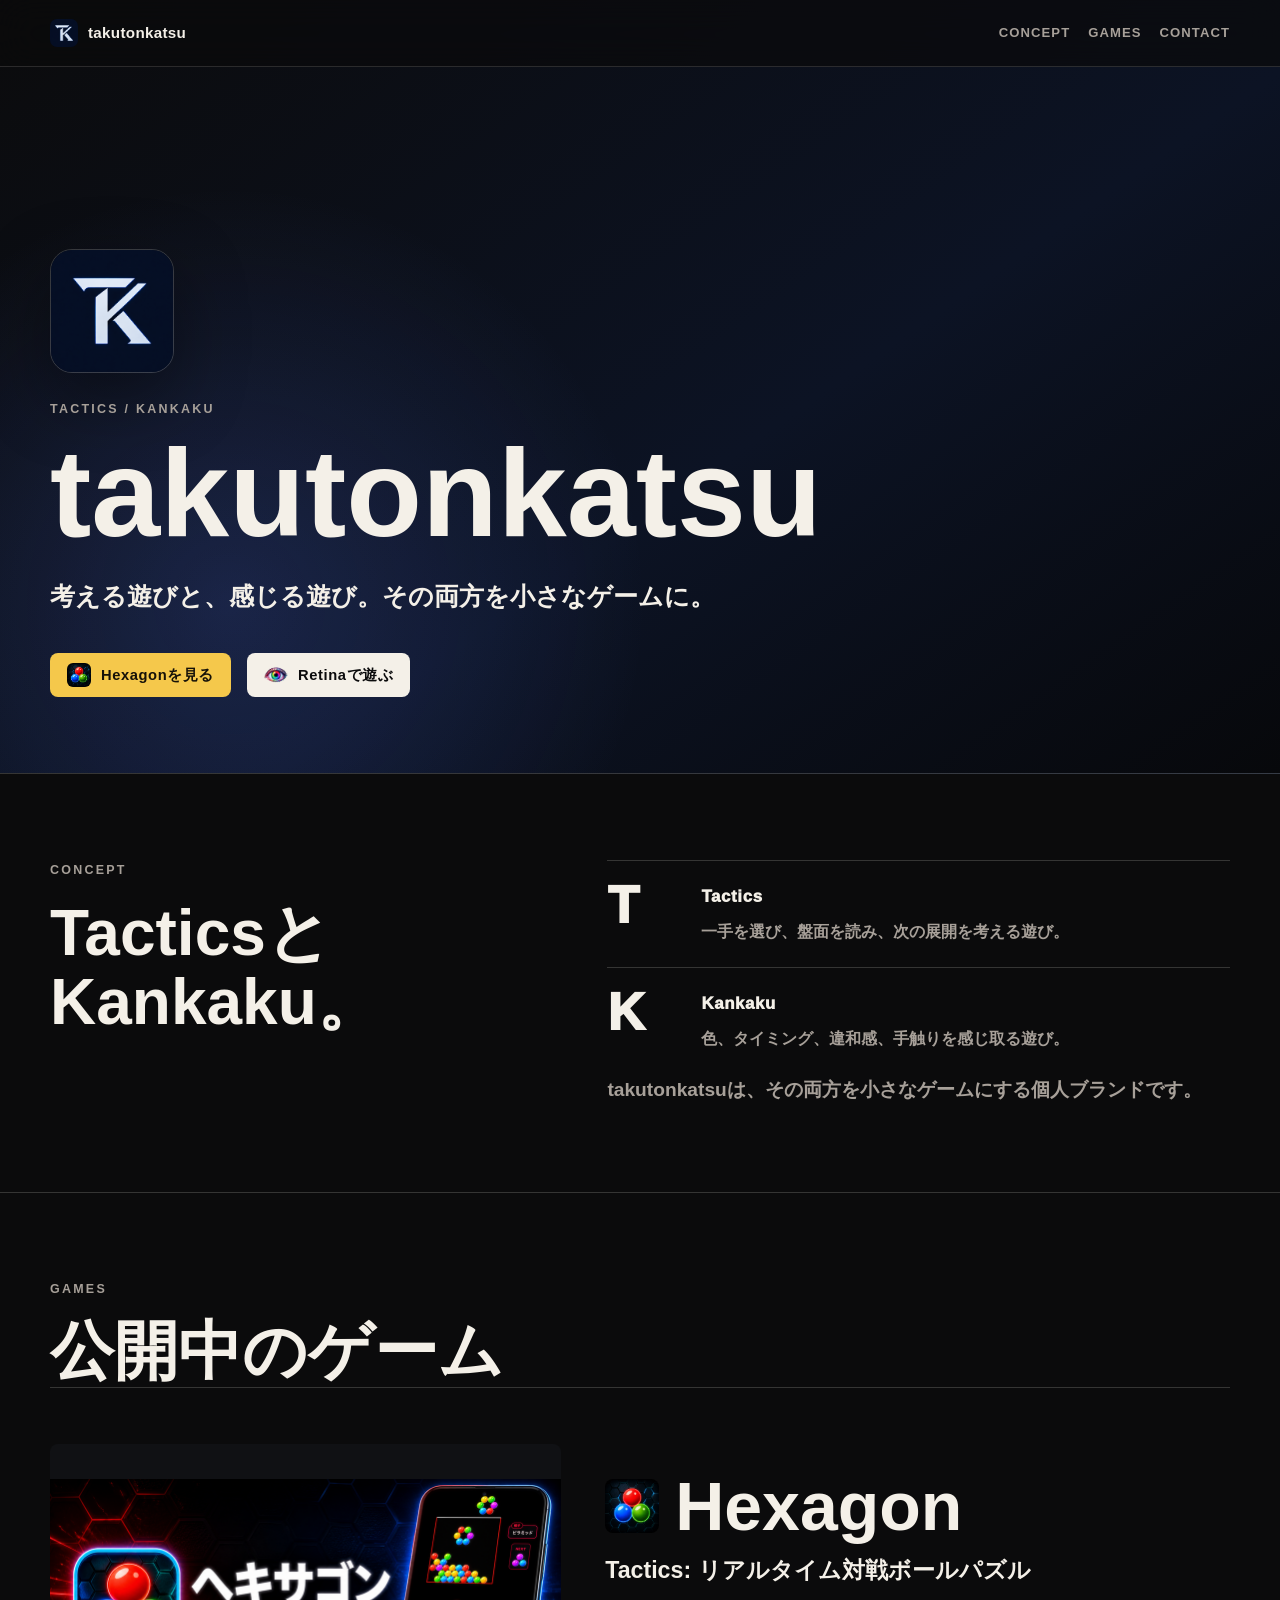
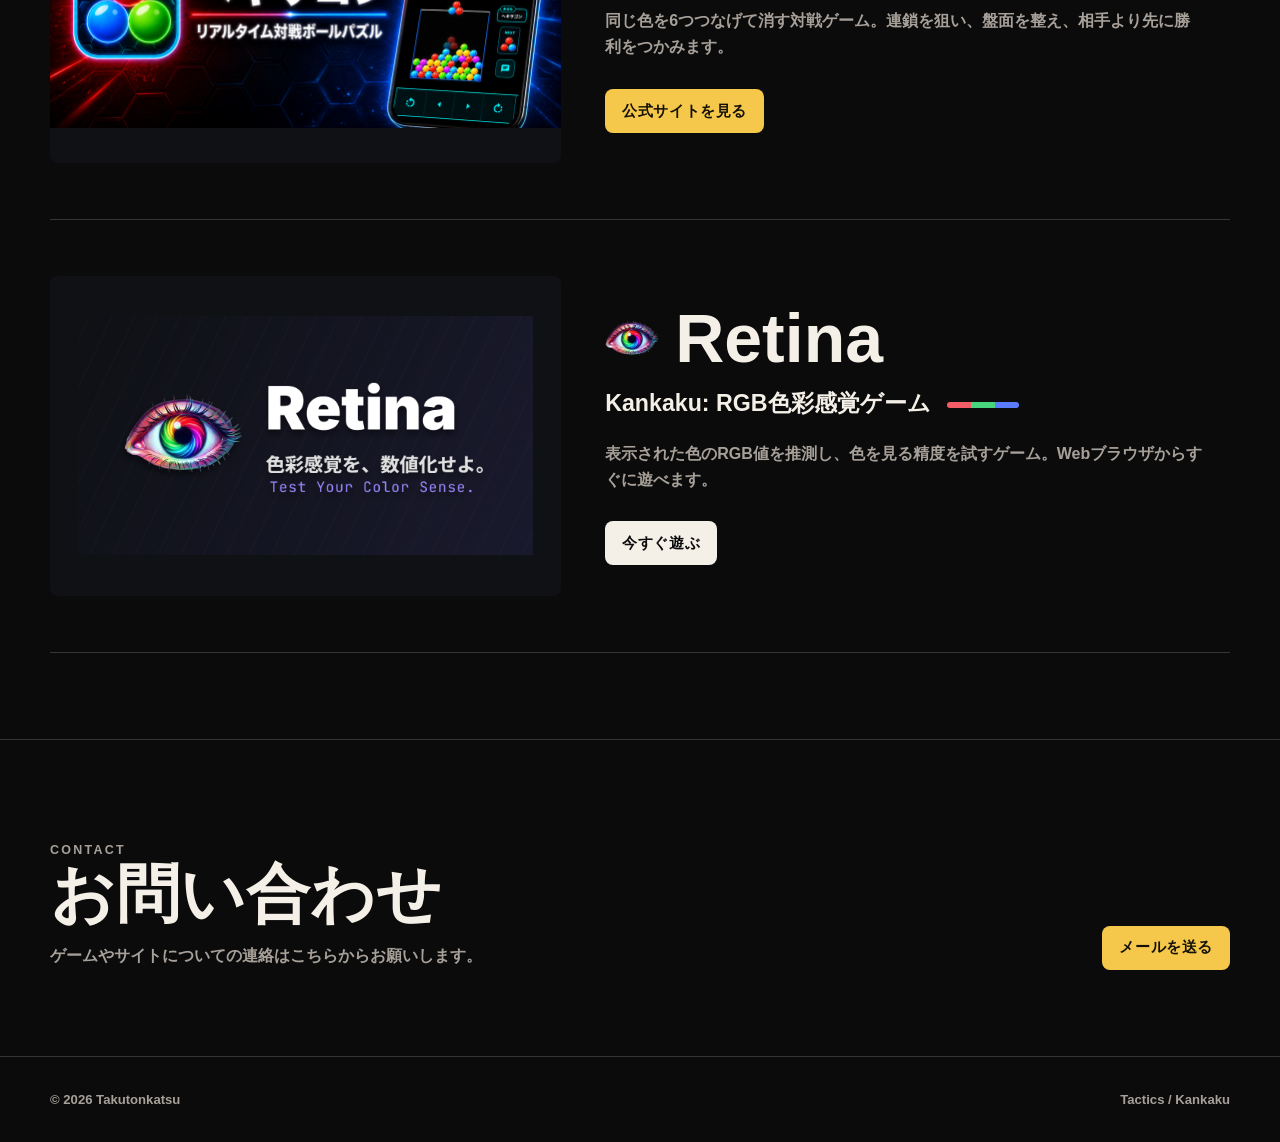
<file: index.html>
<!doctype html>
<html lang="ja">
<head>
  <meta charset="utf-8">
  <meta name="viewport" content="width=device-width, initial-scale=1">
  <meta name="description" content="takutonkatsuの公式サイトです。TacticsとKankakuをテーマに、考える遊びと感じる遊びを小さなゲームにしています。">
  <meta property="og:url" content="https://takutonkatsu.com/">
  <meta property="og:type" content="website">
  <meta property="og:title" content="takutonkatsu">
  <meta property="og:description" content="考える遊びと、感じる遊び。その両方を小さなゲームに。">
  <meta property="og:image" content="https://takutonkatsu.com/assets/takutonkatsu-icon.png">
  <link rel="icon" type="image/png" href="./assets/takutonkatsu-icon.png">
  <link rel="apple-touch-icon" href="./assets/takutonkatsu-icon.png">
  <title>takutonkatsu</title>
  <style>
    :root {
      color-scheme: dark;
      --bg: #0b0b0c;
      --ink: #f4f0e8;
      --muted: #a7a099;
      --line: rgba(244, 240, 232, .18);
      --line-strong: rgba(244, 240, 232, .34);
      --yellow: #f5c84b;
      --red: #f35d68;
      --green: #47d47d;
      --blue: #5b7cff;
    }

    * { box-sizing: border-box; }

    html { scroll-behavior: smooth; }

    body {
      margin: 0;
      min-width: 320px;
      background: var(--bg);
      color: var(--ink);
      font-family: -apple-system, BlinkMacSystemFont, "Hiragino Sans", "Hiragino Kaku Gothic ProN", "Yu Gothic", Meiryo, sans-serif;
      line-height: 1.65;
    }

    a { color: inherit; }

    img {
      display: block;
      width: 100%;
      height: auto;
    }

    .site-header {
      position: fixed;
      inset: 0 0 auto;
      z-index: 20;
      border-bottom: 1px solid rgba(244, 240, 232, .14);
      background: rgba(11, 11, 12, .72);
      backdrop-filter: blur(18px);
    }

    .nav,
    .section-inner {
      width: min(1180px, calc(100% - 36px));
      margin: 0 auto;
    }

    .nav {
      min-height: 66px;
      display: flex;
      align-items: center;
      justify-content: space-between;
      gap: 24px;
    }

    .brand {
      display: inline-flex;
      align-items: center;
      gap: 10px;
      font-size: .95rem;
      font-weight: 900;
      letter-spacing: .02em;
      text-decoration: none;
    }

    .brand img {
      width: 28px;
      height: 28px;
      border-radius: 7px;
      object-fit: cover;
    }

    .tabs {
      display: flex;
      flex-wrap: wrap;
      justify-content: flex-end;
      gap: 18px;
    }

    .tabs a {
      color: var(--muted);
      font-size: .82rem;
      font-weight: 800;
      letter-spacing: .08em;
      text-decoration: none;
      text-transform: uppercase;
    }

    .tabs a:hover,
    .tabs a:focus-visible {
      color: var(--ink);
      outline: none;
    }

    .hero {
      position: relative;
      min-height: 86svh;
      padding: 132px 0 76px;
      overflow: hidden;
      border-bottom: 1px solid var(--line);
      background:
        radial-gradient(circle at 18% 78%, rgba(91, 124, 255, .18), transparent 26rem),
        linear-gradient(145deg, #0b0b0c 0%, #0c1324 58%, #07080b 100%);
      display: grid;
      align-items: end;
    }

    .hero::after {
      content: "";
      position: absolute;
      inset: 0;
      z-index: -1;
      background:
        linear-gradient(90deg, rgba(11, 11, 12, .72) 0%, rgba(11, 11, 12, .16) 54%, rgba(11, 11, 12, .56) 100%),
        linear-gradient(0deg, #0b0b0c 0%, rgba(11, 11, 12, 0) 46%, rgba(11, 11, 12, .42) 100%);
    }

    .hero-copy {
      width: min(1180px, calc(100% - 36px));
      margin: 0 auto;
    }

    .home-mark {
      width: clamp(76px, 10vw, 124px);
      height: clamp(76px, 10vw, 124px);
      margin-bottom: 26px;
      border: 1px solid rgba(244, 240, 232, .18);
      border-radius: 22px;
      box-shadow: 0 24px 70px rgba(0, 0, 0, .38);
      object-fit: cover;
    }

    .kicker,
    .section-label {
      margin: 0 0 18px;
      color: var(--muted);
      font-size: .78rem;
      font-weight: 900;
      letter-spacing: .18em;
      text-transform: uppercase;
    }

    h1 {
      margin: 0;
      max-width: 980px;
      font-size: 7.75rem;
      line-height: .9;
      letter-spacing: 0;
    }

    .lead {
      margin: 28px 0 0;
      max-width: 680px;
      color: var(--ink);
      font-size: 1.55rem;
      font-weight: 850;
      line-height: 1.6;
    }

    .hero-links {
      display: flex;
      flex-wrap: wrap;
      gap: 16px;
      margin-top: 36px;
    }

    .text-link,
    .button {
      min-height: 44px;
      display: inline-flex;
      align-items: center;
      justify-content: center;
      border-bottom: 1px solid var(--line-strong);
      color: var(--ink);
      font-size: .92rem;
      font-weight: 900;
      letter-spacing: .04em;
      text-decoration: none;
    }

    .button {
      border: 1px solid var(--line-strong);
      border-radius: 8px;
      padding: 0 16px;
      background: rgba(244, 240, 232, .08);
      gap: 10px;
    }

    .button-icon {
      width: 24px;
      height: 24px;
      border-radius: 6px;
      flex: 0 0 auto;
      object-fit: cover;
    }

    .button.yellow {
      border-color: rgba(245, 200, 75, .75);
      background: var(--yellow);
      color: #151108;
    }

    .button.light {
      background: var(--ink);
      color: #0b0b0c;
    }

    section {
      border-bottom: 1px solid var(--line);
      padding: 86px 0;
    }

    .mission-grid {
      display: grid;
      grid-template-columns: .9fr 1.1fr;
      gap: 48px;
      align-items: start;
    }

    h2 {
      margin: 0;
      font-size: 4rem;
      line-height: 1.08;
      letter-spacing: 0;
    }

    .mission-text {
      margin: 0;
      color: var(--muted);
      font-size: 1.2rem;
      font-weight: 760;
    }

    .meaning-list {
      display: grid;
      gap: 22px;
    }

    .meaning-item {
      display: grid;
      grid-template-columns: 72px minmax(0, 1fr);
      gap: 22px;
      align-items: start;
      padding-top: 22px;
      border-top: 1px solid var(--line);
    }

    .meaning-letter {
      color: var(--ink);
      font-size: 3.2rem;
      font-weight: 950;
      line-height: .9;
    }

    .meaning-item strong {
      display: block;
      margin-bottom: 8px;
      font-size: 1.05rem;
      font-weight: 950;
      letter-spacing: .04em;
    }

    .meaning-item p {
      margin: 0;
      color: var(--muted);
      font-size: 1rem;
      font-weight: 720;
    }

    .games {
      display: grid;
      gap: 0;
      border-top: 1px solid var(--line);
    }

    .game {
      display: grid;
      grid-template-columns: minmax(0, .9fr) minmax(0, 1.1fr);
      gap: 44px;
      align-items: center;
      padding: 56px 0;
      border-bottom: 1px solid var(--line);
    }

    .game-media {
      overflow: hidden;
      border-radius: 8px;
      background: #111;
    }

    .game-media img {
      aspect-ratio: 16 / 10;
      object-fit: cover;
    }

    .game:not(.retina) .game-media img {
      object-fit: contain;
      background: #101114;
    }

    .game.retina .game-media img {
      object-fit: contain;
      padding: 28px;
      background: #101114;
    }

    .game-title-row {
      display: flex;
      align-items: center;
      gap: 16px;
      margin-bottom: 16px;
    }

    .game-title-row img {
      width: 54px;
      height: 54px;
      border-radius: 8px;
    }

    h3 {
      margin: 0;
      font-size: 4.25rem;
      line-height: .95;
      letter-spacing: 0;
    }

    .tagline {
      margin: 0 0 20px;
      font-size: 1.45rem;
      font-weight: 900;
      line-height: 1.45;
    }

    .desc {
      margin: 0;
      max-width: 600px;
      color: var(--muted);
      font-size: 1rem;
      font-weight: 720;
    }

    .game-actions {
      display: flex;
      flex-wrap: wrap;
      gap: 12px;
      margin-top: 28px;
    }

    .rgb {
      display: inline-grid;
      grid-template-columns: repeat(3, 1fr);
      width: 72px;
      height: 6px;
      border-radius: 999px;
      overflow: hidden;
      vertical-align: middle;
      margin-left: 10px;
    }

    .rgb span:nth-child(1) { background: var(--red); }
    .rgb span:nth-child(2) { background: var(--green); }
    .rgb span:nth-child(3) { background: var(--blue); }

    .contact {
      display: grid;
      grid-template-columns: 1fr auto;
      gap: 28px;
      align-items: end;
    }

    .contact p {
      margin: 14px 0 0;
      max-width: 620px;
      color: var(--muted);
      font-weight: 730;
    }

    footer {
      width: min(1180px, calc(100% - 36px));
      margin: 0 auto;
      padding: 32px 0;
      color: var(--muted);
      font-size: .82rem;
      font-weight: 720;
      display: flex;
      justify-content: space-between;
      gap: 16px;
    }

    @media (max-width: 900px) {
      h1 {
        font-size: 5.35rem;
      }

      h2,
      h3 {
        font-size: 3rem;
      }

      .mission-grid,
      .game,
      .contact {
        grid-template-columns: 1fr;
      }
    }

    @media (max-width: 560px) {
      .nav {
        align-items: flex-start;
        flex-direction: column;
        padding: 14px 0;
      }

      .tabs {
        width: 100%;
        justify-content: flex-start;
        gap: 14px;
      }

      .hero {
        min-height: 82svh;
        padding-top: 150px;
      }

      .home-mark {
        width: 76px;
        height: 76px;
        margin-bottom: 20px;
        border-radius: 16px;
      }

      h1 {
        font-size: 3.75rem;
      }

      h2,
      h3 {
        font-size: 2.35rem;
      }

      .lead,
      .tagline {
        font-size: 1.12rem;
      }

      .meaning-item {
        grid-template-columns: 48px minmax(0, 1fr);
        gap: 16px;
      }

      .meaning-letter {
        font-size: 2.4rem;
      }

      section {
        padding: 62px 0;
      }

      .button,
      .text-link {
        width: 100%;
      }

      footer {
        flex-direction: column;
      }
    }
  </style>
</head>
<body>
  <header class="site-header">
    <nav class="nav" aria-label="サイト内ナビゲーション">
      <a class="brand" href="/">
        <img src="./assets/takutonkatsu-icon.png" alt="">
        <span>takutonkatsu</span>
      </a>
      <div class="tabs">
        <a href="#concept">Concept</a>
        <a href="#games">Games</a>
        <a href="#contact">Contact</a>
      </div>
    </nav>
  </header>

  <main>
    <section class="hero" aria-label="takutonkatsu">
      <div class="hero-copy">
        <img class="home-mark" src="./assets/takutonkatsu-icon.png" alt="">
        <p class="kicker">Tactics / Kankaku</p>
        <h1>takutonkatsu</h1>
        <p class="lead">考える遊びと、感じる遊び。その両方を小さなゲームに。</p>
        <div class="hero-links">
          <a class="button yellow" href="/Hexagon/"><img class="button-icon" src="./assets/hexagon-icon.png" alt="">Hexagonを見る</a>
          <a class="button light" href="/Retina/"><img class="button-icon" src="./assets/retina-icon.png" alt="">Retinaで遊ぶ</a>
        </div>
      </div>
    </section>

    <section id="concept" aria-labelledby="concept-title">
      <div class="section-inner mission-grid">
        <div>
          <p class="section-label">Concept</p>
          <h2 id="concept-title">TacticsとKankaku。</h2>
        </div>
        <div class="meaning-list" aria-label="TK monogramの意味">
          <div class="meaning-item">
            <span class="meaning-letter">T</span>
            <div>
              <strong>Tactics</strong>
              <p>一手を選び、盤面を読み、次の展開を考える遊び。</p>
            </div>
          </div>
          <div class="meaning-item">
            <span class="meaning-letter">K</span>
            <div>
              <strong>Kankaku</strong>
              <p>色、タイミング、違和感、手触りを感じ取る遊び。</p>
            </div>
          </div>
          <p class="mission-text">takutonkatsuは、その両方を小さなゲームにする個人ブランドです。</p>
        </div>
      </div>
    </section>

    <section id="games" aria-labelledby="games-title">
      <div class="section-inner">
        <p class="section-label">Games</p>
        <h2 id="games-title">公開中のゲーム</h2>
        <div class="games">
          <article class="game">
            <div class="game-media">
              <img src="./assets/hexagon-feature.png" alt="Hexagonのキービジュアル">
            </div>
            <div>
              <div class="game-title-row">
                <img src="./assets/hexagon-icon.png" alt="">
                <h3>Hexagon</h3>
              </div>
              <p class="tagline">Tactics: リアルタイム対戦ボールパズル</p>
              <p class="desc">同じ色を6つつなげて消す対戦ゲーム。連鎖を狙い、盤面を整え、相手より先に勝利をつかみます。</p>
              <div class="game-actions">
                <a class="button yellow" href="/Hexagon/">公式サイトを見る</a>
              </div>
            </div>
          </article>

          <article class="game retina">
            <div class="game-media">
              <img src="./assets/retina-share.png" alt="Retinaのゲーム画面">
            </div>
            <div>
              <div class="game-title-row">
                <img src="./assets/retina-icon.png" alt="">
                <h3>Retina</h3>
              </div>
              <p class="tagline">Kankaku: RGB色彩感覚ゲーム <span class="rgb" aria-hidden="true"><span></span><span></span><span></span></span></p>
              <p class="desc">表示された色のRGB値を推測し、色を見る精度を試すゲーム。Webブラウザからすぐに遊べます。</p>
              <div class="game-actions">
                <a class="button light" href="/Retina/">今すぐ遊ぶ</a>
              </div>
            </div>
          </article>
        </div>
      </div>
    </section>

    <section id="contact" aria-labelledby="contact-title">
      <div class="section-inner contact">
        <div>
          <p class="section-label">Contact</p>
          <h2 id="contact-title">お問い合わせ</h2>
          <p>ゲームやサイトについての連絡はこちらからお願いします。</p>
        </div>
        <a class="button yellow" href="mailto:takutonkatsu.dev@gmail.com?subject=takutonkatsu%20%E3%81%8A%E5%95%8F%E3%81%84%E5%90%88%E3%82%8F%E3%81%9B">メールを送る</a>
      </div>
    </section>
  </main>

  <footer>
    <span>&copy; 2026 Takutonkatsu</span>
    <span>Tactics / Kankaku</span>
  </footer>
</body>
</html>
</file>
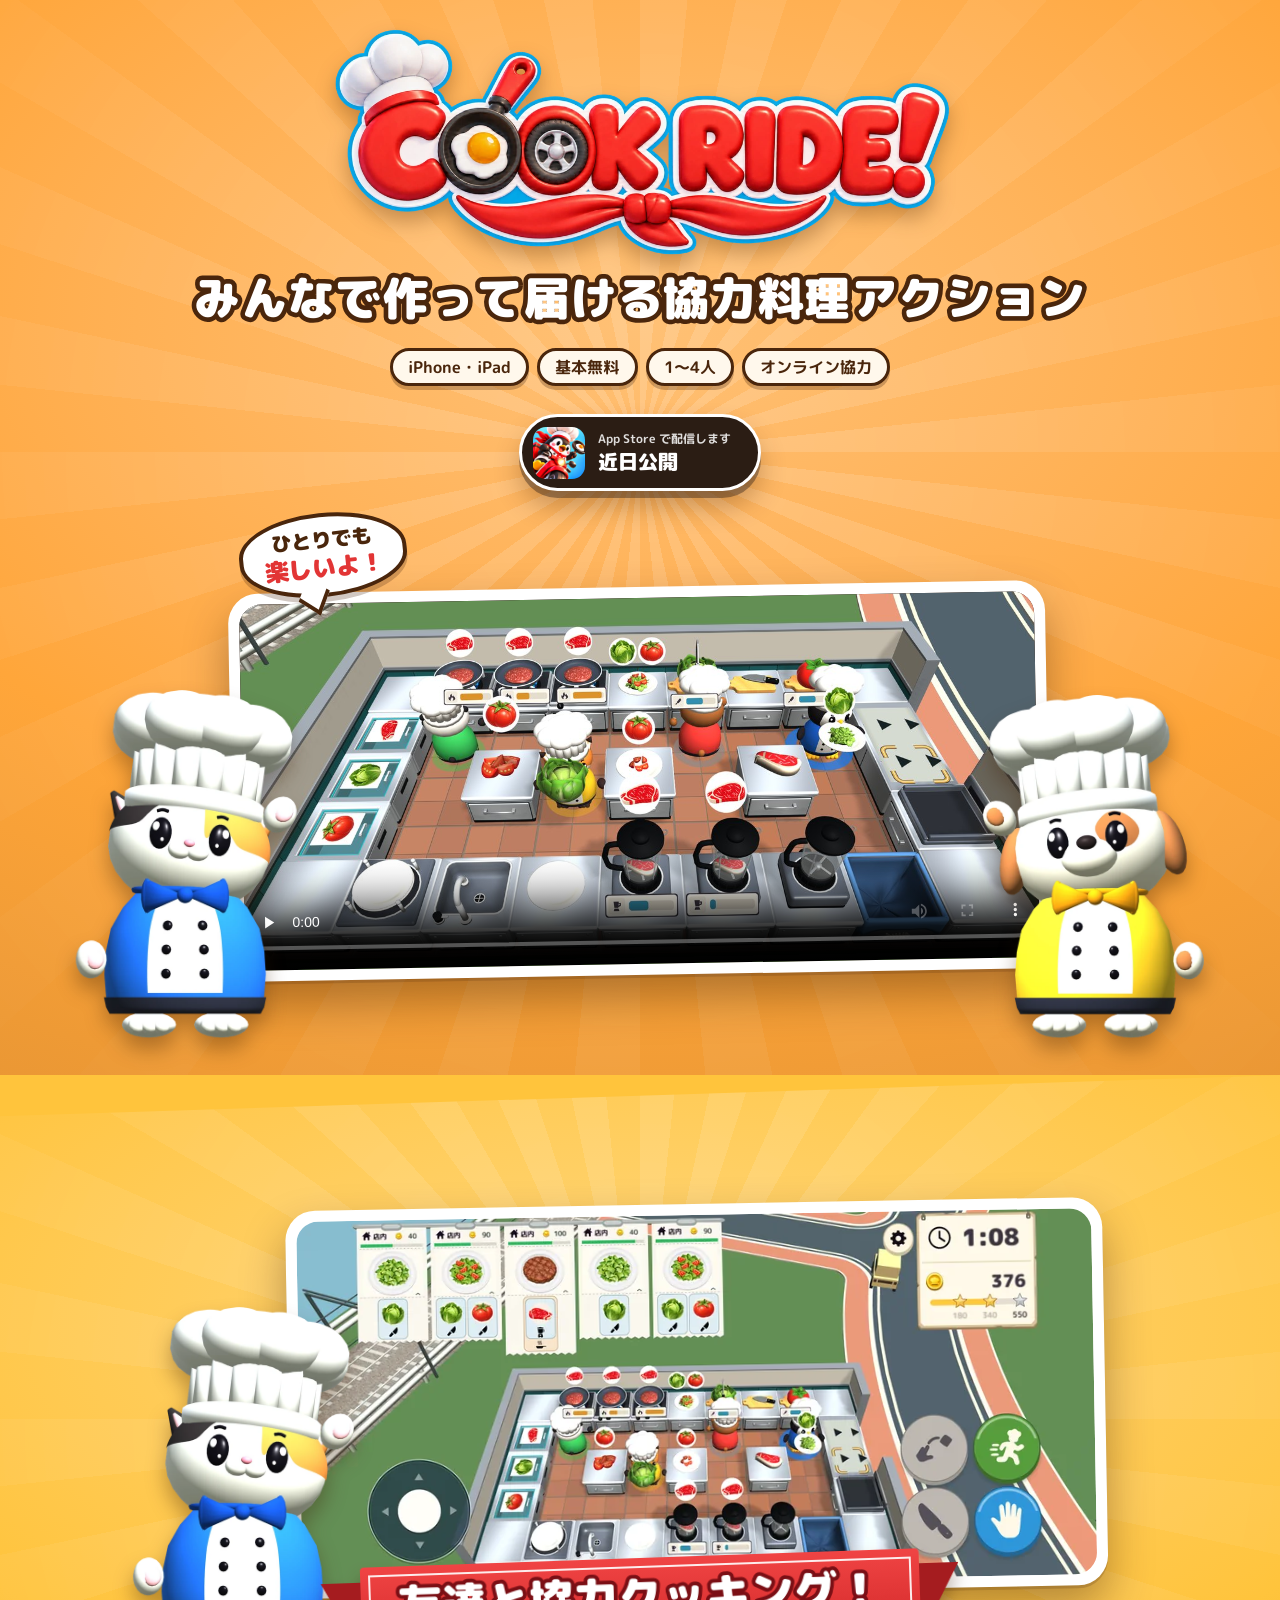
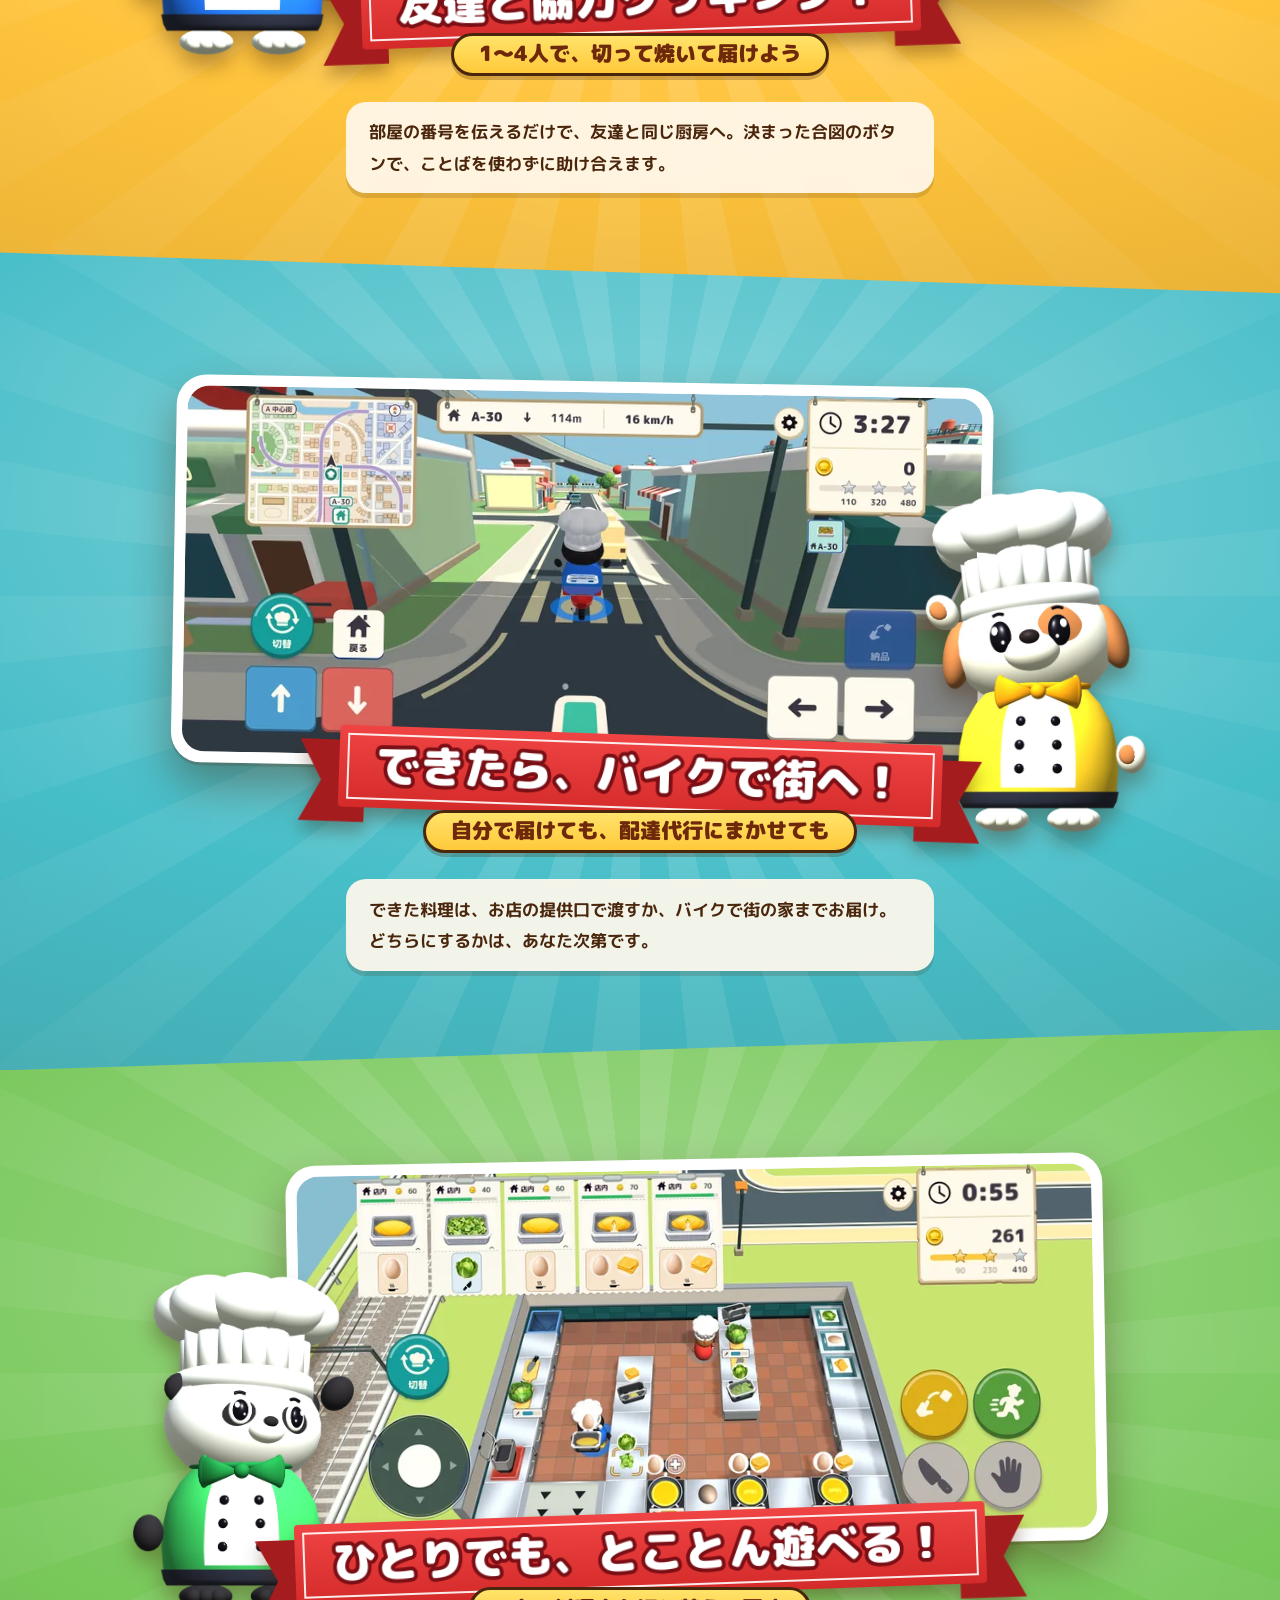
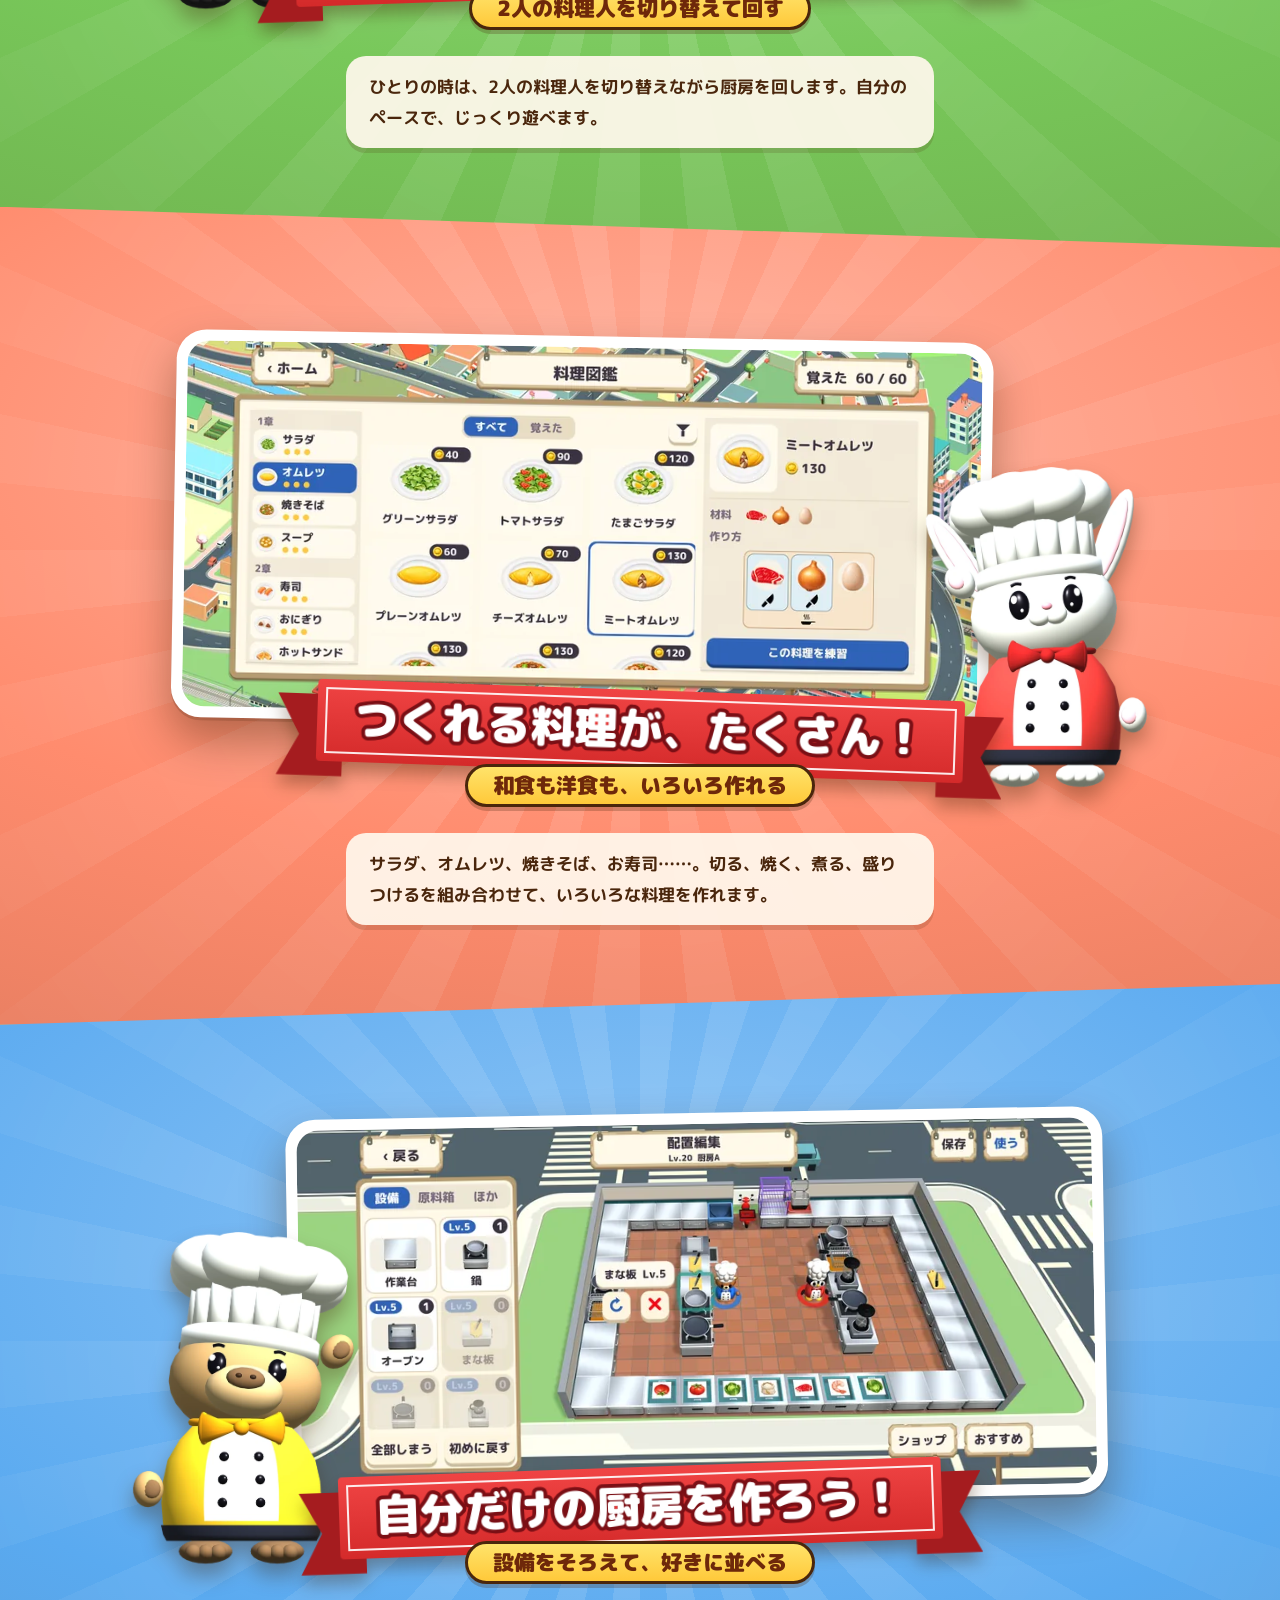
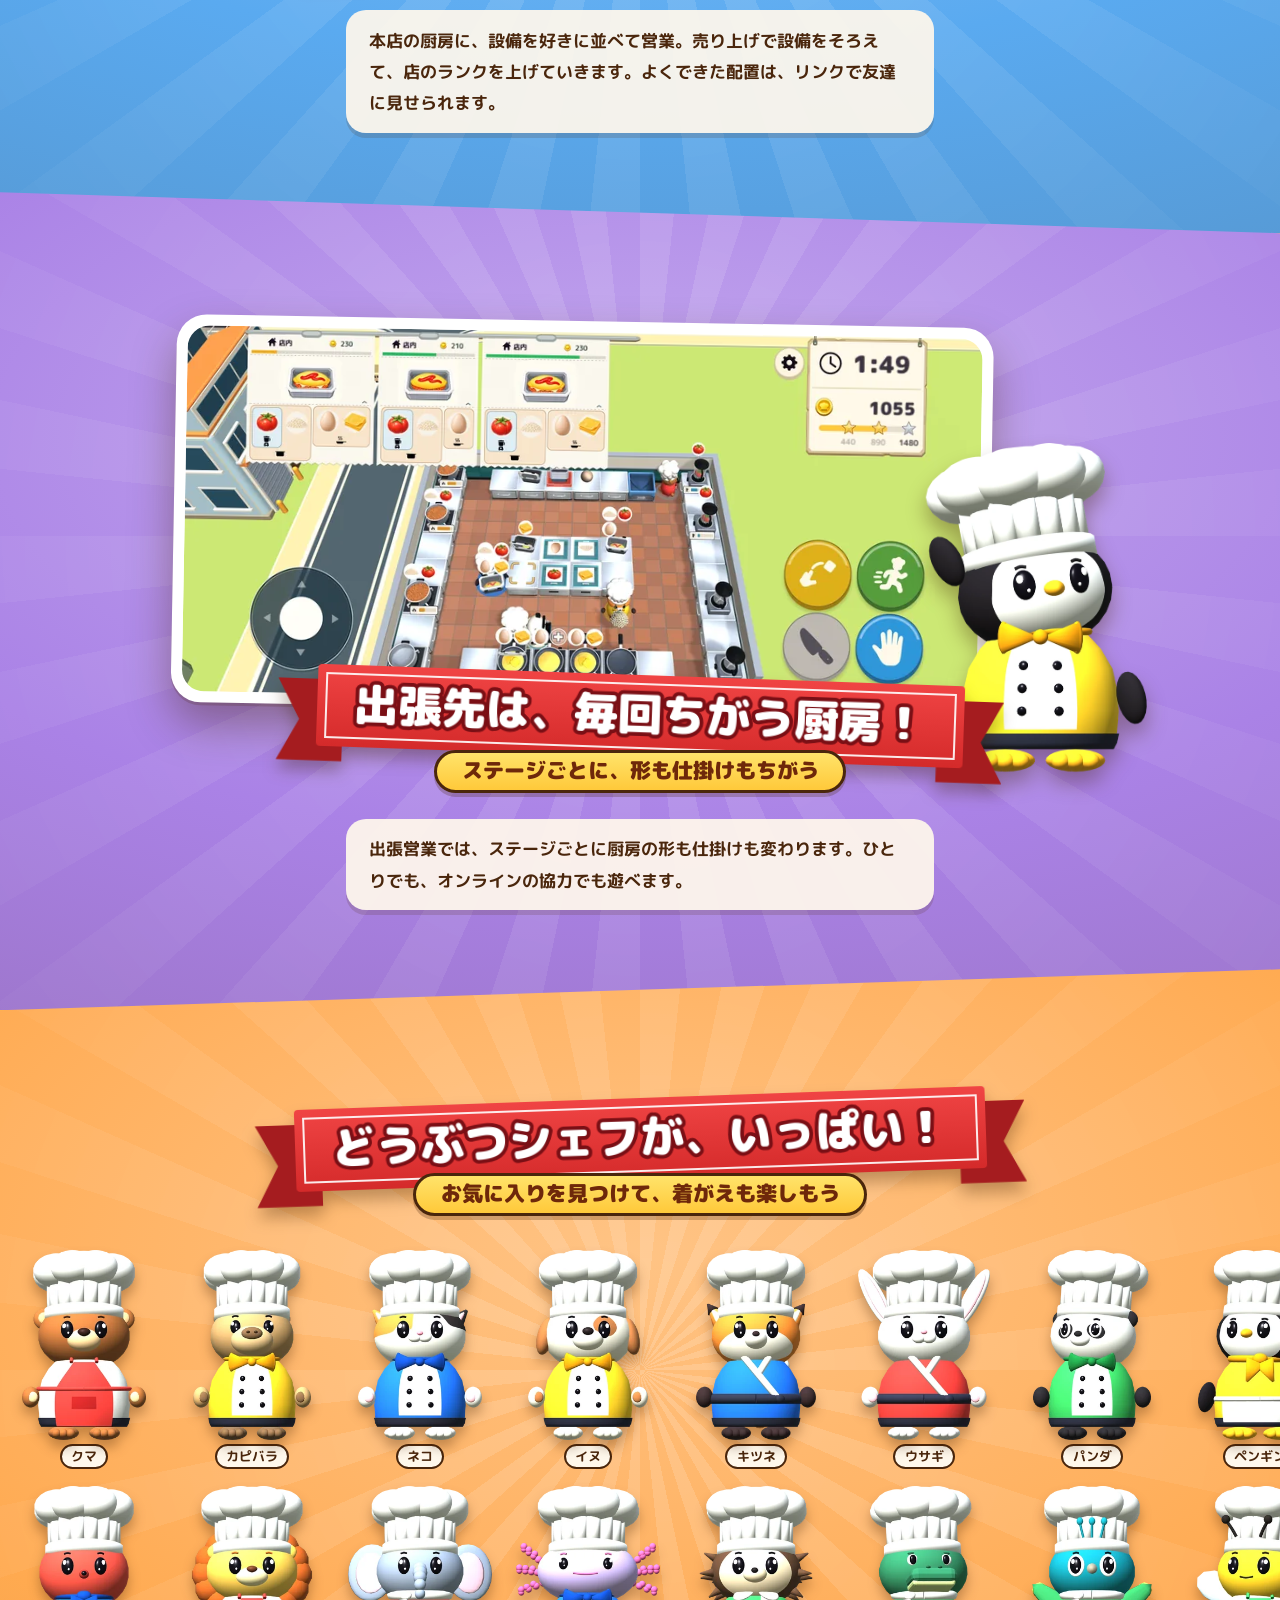
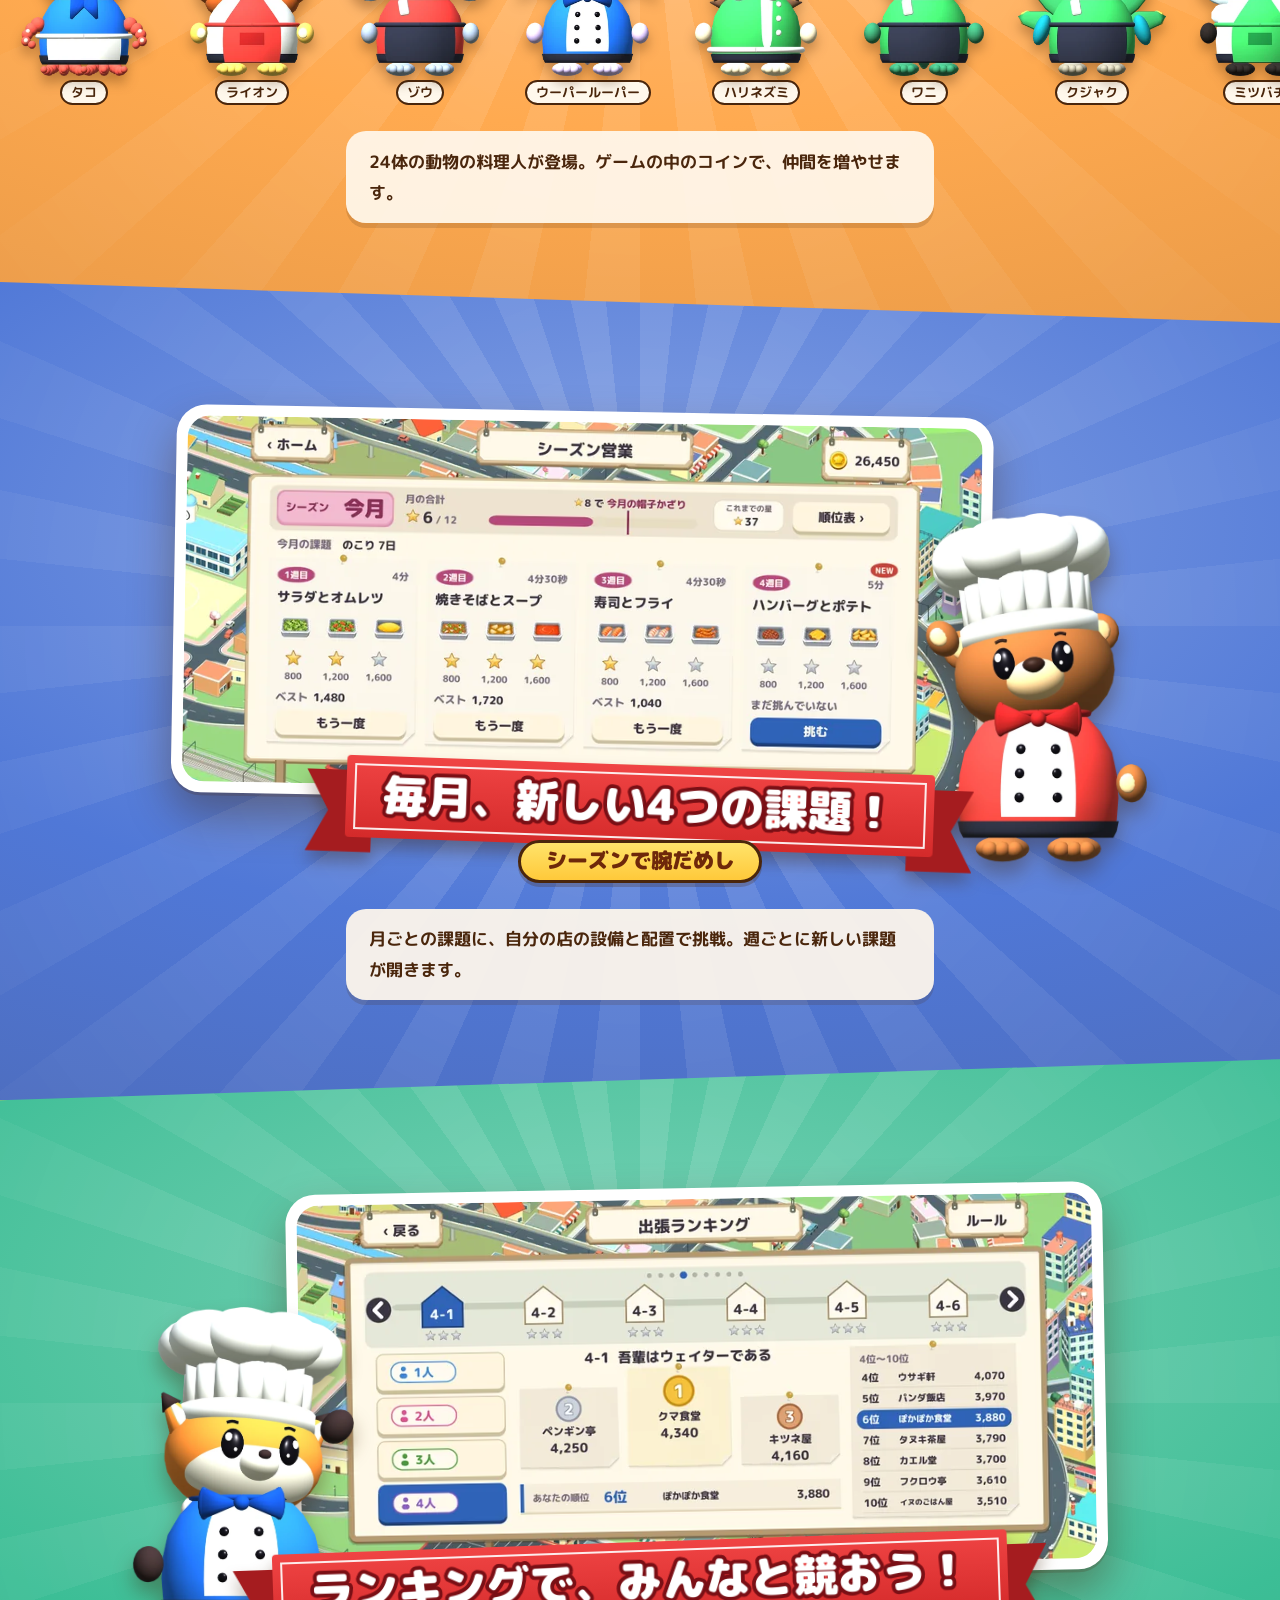
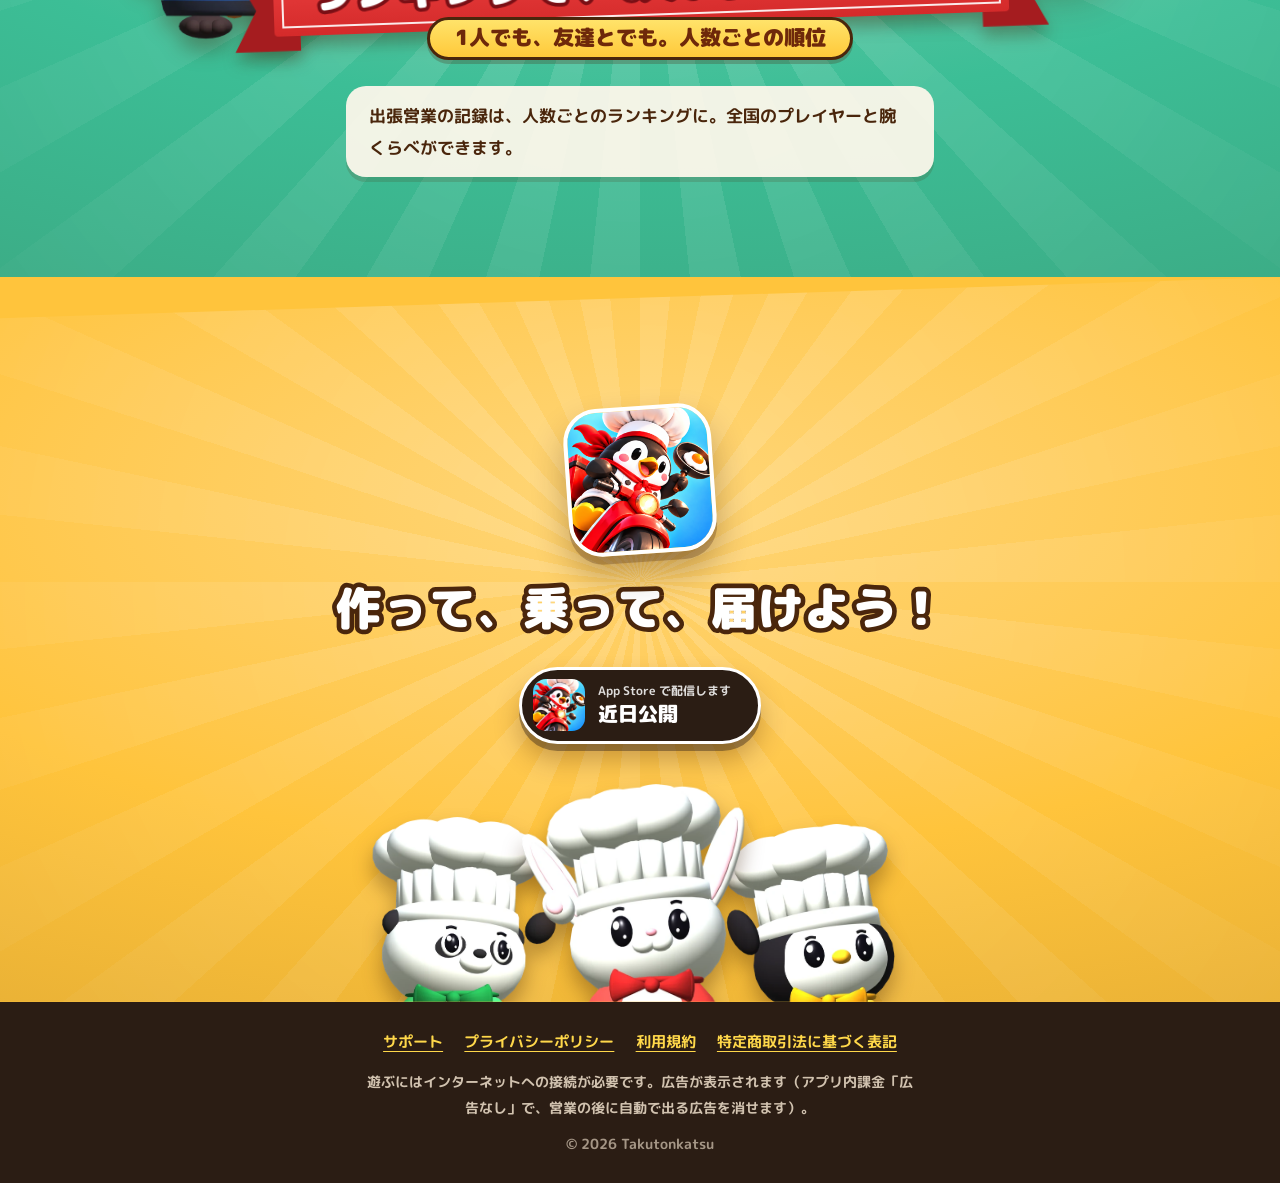
<file: cookride/index.html>
<!doctype html>
<html lang="ja">
<head>
  <meta charset="utf-8">
  <meta name="viewport" content="width=device-width, initial-scale=1, viewport-fit=cover">
  <meta http-equiv="Content-Security-Policy" content="default-src 'none'; style-src 'unsafe-inline'; img-src 'self'; font-src 'self'; media-src 'self'; base-uri 'none'; form-action 'none'">
  <meta name="referrer" content="no-referrer">
  <meta name="theme-color" content="#ffc43c">
  <meta name="description" content="クックライド（COOK RIDE!）は、動物の料理人になって、注文の料理を作って届ける協力アクションゲームです。ひとりでも、2〜4人の協力でも遊べます。">
  <meta property="og:type" content="website">
  <meta property="og:title" content="クックライド（COOK RIDE!）｜みんなで作って届ける協力料理アクション">
  <meta property="og:description" content="切って、焼いて、盛りつけて、バイクで街へお届け。ひとりでも、4人の協力でも遊べる料理アクションです。">
  <meta property="og:url" content="https://takutonkatsu.com/cookride/">
  <meta property="og:image" content="https://takutonkatsu.com/cookride/img/og.jpg">
  <meta name="twitter:card" content="summary_large_image">
  <link rel="icon" href="img/icon.png">
  <link rel="apple-touch-icon" href="img/apple-touch-icon.png">
  <link rel="preload" href="font/mplus-rounded-black.woff" as="font" type="font/woff" crossorigin>
  <title>クックライド（COOK RIDE!）｜みんなで作って届ける協力料理アクション</title>
  <style>
    @font-face { font-family: "CR Rounded"; font-weight: 900; font-display: swap; src: url(font/mplus-rounded-black.woff) format("woff"); }
    @font-face { font-family: "CR Rounded"; font-weight: 700; font-display: swap; src: url(font/mplus-rounded-bold.woff) format("woff"); }
    :root { color-scheme: light; --ink: #4a260c; --red: #e23535; --red-deep: #7a0f15; --red-tail: #a51c1f; --cream: #fff8ec; --gold: #ffd84a; --slant: clamp(18px, 3.2vw, 48px); }
    * { box-sizing: border-box; }
    html { scroll-behavior: smooth; }
    body { margin: 0; background: #ffc43c; color: var(--ink); font-family: "CR Rounded", "Hiragino Maru Gothic ProN", "Hiragino Sans", "Yu Gothic", sans-serif; font-weight: 700;
      line-height: 1.8; font-size: 16px; -webkit-text-size-adjust: 100%; overflow-x: hidden; }
    img, video { display: block; max-width: 100%; height: auto; }
    p { margin: 0; }
    a { color: inherit; }
    .wrap { position: relative; z-index: 1; width: min(1080px, 100%); margin: 0 auto; padding: 0 16px; text-align: center; }

    /* 色の帯と、放射の光 */
    .band { --c: #ffc43c; position: relative; overflow: hidden; padding: calc(var(--slant) + clamp(44px, 7vw, 88px)) 0 clamp(52px, 8vw, 100px);
      background: radial-gradient(120% 90% at 50% 30%, color-mix(in srgb, var(--c), #fff 30%), var(--c) 55%, color-mix(in srgb, var(--c), #3a1a00 14%)); }
    .band::before { content: ""; position: absolute; left: 50%; top: 42%; width: 220vmax; height: 220vmax; margin: -110vmax 0 0 -110vmax; pointer-events: none;
      background: repeating-conic-gradient(rgba(255, 255, 255, .17) 0 6deg, rgba(255, 255, 255, 0) 6deg 12deg);
      -webkit-mask: radial-gradient(circle, #000 0, rgba(0, 0, 0, .5) 22%, transparent 46%); mask: radial-gradient(circle, #000 0, rgba(0, 0, 0, .5) 22%, transparent 46%); }
    .band + .band { margin-top: calc(var(--slant) * -1); }
    .feat.l, .lineup, .cta { clip-path: polygon(0 var(--slant), 100% 0, 100% 100%, 0 100%); }
    .feat.r { clip-path: polygon(0 0, 100% var(--slant), 100% 100%, 0 100%); }

    /* 最初の画面 */
    .hero { padding-top: max(28px, env(safe-area-inset-top)); }
    .hero::before { animation: spin 180s linear infinite; }
    .hero h1 { margin: 0 auto; width: min(620px, 82%); filter: drop-shadow(0 10px 10px rgba(80, 36, 0, .32)); }
    .tagline { margin-top: clamp(4px, 1.2vw, 12px); font-weight: 900; font-size: clamp(1.45rem, 5.6vw, 2.9rem); line-height: 1.3; color: #fff;
      -webkit-text-stroke: .2em var(--ink); paint-order: stroke fill; letter-spacing: .02em; }
    .tagline span { display: inline-block; }
    .chips { list-style: none; margin: clamp(12px, 2vw, 20px) 0 0; padding: 0; display: flex; flex-wrap: wrap; justify-content: center; gap: 8px; }
    .chips li { padding: .1em .95em; border-radius: 999px; background: var(--cream); border: 3px solid var(--ink); font-size: clamp(.82rem, 2.6vw, 1rem); box-shadow: 0 4px 0 rgba(74, 38, 12, .28); }
    .store { display: inline-flex; align-items: center; gap: .8rem; margin-top: clamp(18px, 3vw, 28px); padding: .6rem 1.7rem .6rem .7rem; border-radius: 999px; background: #2b1d14; color: #fff;
      text-decoration: none; border: 3px solid #fff; box-shadow: 0 7px 0 rgba(43, 29, 20, .4), 0 16px 26px rgba(80, 36, 0, .3); }
    .store img { width: 52px; height: 52px; border-radius: 13px; }
    .store span { text-align: left; line-height: 1.35; }
    .store small { display: block; font-size: .78rem; opacity: .85; }
    .store b { font-weight: 900; font-size: 1.25rem; }
    .store.soon { cursor: default; }
    .hero .stage { margin-top: clamp(64px, 11vw, 96px); }
    .bubble { position: absolute; z-index: 3; left: 1%; top: -19%; padding: .5em 1em .55em; border-radius: 50%/46%; background: #fff; border: 4px solid var(--ink); font-weight: 900; line-height: 1.25;
      font-size: clamp(.8rem, 2.1vw, 1.25rem); color: var(--ink); rotate: -6deg; box-shadow: 0 5px 0 rgba(74, 38, 12, .25); }
    .bubble em { display: block; font-style: normal; color: var(--red); font-size: 1.2em; }
    .bubble::after { content: ""; position: absolute; left: 34%; bottom: -15px; width: 22px; height: 22px; background: #fff; border-right: 4px solid var(--ink); border-bottom: 4px solid var(--ink); transform: rotate(38deg) skew(12deg); }

    /* ゲームの画面を入れる白い枠と、端の料理人 */
    .stage { position: relative; width: min(840px, 78%); margin: 0 auto; }
    .frame { position: relative; z-index: 2; padding: clamp(5px, .9vw, 11px); border-radius: clamp(14px, 2.6vw, 30px); background: #fff; rotate: -1deg;
      box-shadow: 0 3px 0 rgba(74, 38, 12, .18), 0 22px 44px rgba(60, 28, 0, .38); }
    .frame img, .frame video { width: 100%; border-radius: clamp(10px, 2vw, 22px); background: #2b1d14; }
    .feat.r .frame { rotate: 1deg; }
    .chef { position: absolute; z-index: 3; bottom: -17%; width: 27%; left: -19%; scale: -1 1; filter: drop-shadow(0 12px 10px rgba(60, 28, 0, .35)); animation: bob 3.4s ease-in-out infinite alternate; }
    .feat.r .chef, .chef.right { left: auto; right: -19%; scale: 1; animation-delay: -1.7s; }
    .feat.l .stage { translate: 7% 0; }
    .feat.r .stage { translate: -7% 0; }

    /* 赤いリボンの見出し */
    .ribbon { position: relative; z-index: 4; display: inline-block; margin: clamp(-34px, -3.4vw, -14px) 0 0; rotate: -2deg; font-weight: 900; font-size: clamp(1.08rem, 5.1vw, 2.75rem); line-height: 1.2;
      white-space: nowrap; filter: drop-shadow(0 10px 8px rgba(60, 28, 0, .32)); }
    .feat.r .ribbon { rotate: 2deg; }
    .ribbon span { position: relative; z-index: 1; display: block; padding: .3em .85em .36em; color: #fff; -webkit-text-stroke: .17em var(--red-deep); paint-order: stroke fill;
      background: linear-gradient(#f04444, #d42a2a); border-radius: 4px; outline: 2px solid rgba(255, 255, 255, .9); outline-offset: -.24em; }
    .ribbon::before, .ribbon::after { content: ""; position: absolute; top: .34em; width: 1.5em; height: 100%; background: var(--red-tail); }
    .ribbon::before { left: -.9em; clip-path: polygon(0 0, 100% 0, 100% 100%, 0 100%, .5em 50%); }
    .ribbon::after { right: -.9em; clip-path: polygon(0 0, 100% 0, calc(100% - .5em) 50%, 100% 100%, 0 100%); }
    .pill { position: relative; z-index: 5; display: table; margin: -.35em auto 0; padding: .12em 1.2em .16em; border-radius: 999px; background: linear-gradient(#ffe36a, #ffc93a); border: 3px solid var(--ink);
      font-weight: 900; font-size: clamp(.8rem, 2.9vw, 1.3rem); line-height: 1.5; color: #6e280a; box-shadow: 0 4px 0 rgba(74, 38, 12, .25); }
    .desc { width: min(34em, 100%); margin: clamp(16px, 2.4vw, 26px) auto 0; padding: .85em 1.3em; border-radius: 20px; background: rgba(255, 248, 236, .93); text-align: left;
      font-size: clamp(.95rem, 1.7vw, 1.08rem); box-shadow: 0 5px 0 rgba(74, 38, 12, .16); }

    /* 24体の並び */
    .lineup .ribbon { margin-top: 0; }
    .marquee { position: relative; z-index: 1; margin-top: clamp(18px, 3vw, 34px); display: grid; gap: clamp(8px, 1.4vw, 16px); }
    .track { list-style: none; margin: 0; padding: 0; display: flex; width: max-content; animation: slide 60s linear infinite; }
    .track.rev { animation-direction: reverse; }
    .track li { flex: none; width: clamp(96px, 15vw, 168px); padding: 0 clamp(4px, .8vw, 10px); text-align: center; }
    .track img { height: clamp(108px, 17vw, 190px); width: auto; margin: 0 auto; filter: drop-shadow(0 8px 6px rgba(60, 28, 0, .3)); }
    .track b { display: inline-block; margin-top: 4px; padding: 0 .7em; border-radius: 999px; background: var(--cream); border: 2px solid var(--ink); font-size: clamp(.62rem, 1.5vw, .82rem); line-height: 1.6; white-space: nowrap; }

    /* 最後の案内と、下の帯 */
    .cta .icon { width: clamp(96px, 16vw, 148px); margin: 0 auto; border-radius: 23%; border: 4px solid #fff; box-shadow: 0 8px 0 rgba(74, 38, 12, .28), 0 20px 34px rgba(60, 28, 0, .32); rotate: -4deg; }
    .cta .tagline { margin-top: clamp(14px, 2.4vw, 24px); }
    .trio { display: flex; justify-content: center; align-items: flex-end; margin: clamp(22px, 4vw, 40px) auto calc(clamp(52px, 8vw, 100px) * -1 - 12%); width: min(560px, 92%); }
    .trio img { width: 36%; margin: 0 -3%; filter: drop-shadow(0 12px 10px rgba(60, 28, 0, .35)); }
    .trio img:first-child { scale: -1 1; }
    .trio img:nth-child(2) { width: 42%; z-index: 1; }
    footer { position: relative; z-index: 2; padding: 26px 16px max(26px, env(safe-area-inset-bottom)); background: #2b1d14; color: #f6e7d2; text-align: center; font-size: .86rem; line-height: 1.9; }
    footer nav { display: flex; flex-wrap: wrap; justify-content: center; gap: .2em 1.4em; margin-bottom: 12px; font-size: .95rem; }
    footer nav a { color: var(--gold); text-underline-offset: .25em; }
    footer .fine { width: min(40em, 100%); margin: 0 auto; opacity: .82; }
    footer .copy { margin-top: 10px; opacity: .6; }

    @keyframes spin { to { transform: rotate(360deg); } }
    @keyframes bob { from { translate: 0 0; } to { translate: 0 -2.4%; } }
    @keyframes slide { to { transform: translateX(-50%); } }
    @keyframes rise { from { opacity: 0; transform: translateY(60px) scale(.94); } to { opacity: 1; transform: none; } }
    @supports (animation-timeline: view()) {
      @media (prefers-reduced-motion: no-preference) {
        .feat .stage.reveal { animation: rise linear both; animation-timeline: view(); animation-range: entry 0% entry 55%; }
      }
    }
    @media (max-width: 719px) {
      /* スマホ：料理人は枠の上から顔を出す */
      .stage { width: 100%; }
      .feat.l .stage, .feat.r .stage { translate: none; margin-top: 12vw; }
      .band { padding-top: calc(var(--slant) + 34px); }
      .hero { padding-top: max(24px, env(safe-area-inset-top)); }
      .chef { z-index: 1; bottom: auto; top: -19vw; left: 3%; width: 26%; }
      .feat.r .chef, .chef.right { right: 3%; }
      .hero .stage { margin-top: 30vw; }
      .bubble { left: 31%; top: -27vw; rotate: 4deg; }
      .bubble::after { left: 8%; bottom: -8px; width: 16px; height: 16px; transform: rotate(70deg) skew(10deg); }
      .ribbon::before { left: -.55em; }
      .ribbon::after { right: -.55em; }
      .ribbon::before, .ribbon::after { width: 1.1em; }
    }
    @media (prefers-reduced-motion: reduce) {
      html { scroll-behavior: auto; }
      .hero::before, .chef, .track { animation: none; }
      .marquee { overflow-x: auto; }
    }
  </style>
</head>
<body>
<header class="band hero" style="--c:#ffa63a">
  <div class="wrap">
    <h1><img src="img/logo.webp" width="1100" height="404" alt="クックライド（COOK RIDE!）"></h1>
    <p class="tagline"><span>みんなで作って届ける</span><wbr><span>協力料理アクション</span></p>
    <ul class="chips">
      <li>iPhone・iPad</li>
      <li>基本無料</li>
      <li>1〜4人</li>
      <li>オンライン協力</li>
    </ul>
    <!-- 公開の後：class の soon と aria-disabled を外し、href に App Store のアプリのページの URL を入れ、「近日公開」を「App Store で入手」に変える（下の案内の同じ欄も） -->
    <a class="store soon" aria-disabled="true">
      <img src="img/icon.png" width="256" height="256" alt="">
      <span><small>App Store で配信します</small><b>近日公開</b></span>
    </a>
    <div class="stage">
      <p class="bubble" aria-hidden="true">ひとりでも<em>楽しいよ！</em></p>
      <img class="chef" src="img/chef-cat.webp" width="478" height="760" alt="">
      <img class="chef right" src="img/chef-dog.webp" width="484" height="760" alt="">
      <div class="frame"><video controls playsinline preload="none" poster="img/poster.jpg" width="1280" height="590" aria-label="クックライドの紹介の動画（30秒、音が出ます）"><source src="media/preview.mp4" type="video/mp4"></video></div>
    </div>
  </div>
</header>
<main>

<section class="band feat l" style="--c:#ffc43c">
  <div class="wrap">
    <div class="stage reveal">
      <img class="chef" src="img/chef-cat.webp" width="478" height="760" alt="" loading="lazy">
      <div class="frame"><img src="img/screen-coop-1600.webp" srcset="img/screen-coop-880.webp 880w, img/screen-coop-1600.webp 1600w" sizes="(min-width: 1100px) 840px, (min-width: 720px) 76vw, 92vw" width="1600" height="736" alt="4人の料理人が同じ厨房で料理を作っている画面" loading="lazy"></div>
    </div>
    <h2 class="ribbon"><span>友達と協力クッキング！</span></h2>
    <p class="pill">1〜4人で、切って焼いて届けよう</p>
    <p class="desc">部屋の番号を伝えるだけで、友達と同じ厨房へ。決まった合図のボタンで、ことばを使わずに助け合えます。</p>
  </div>
</section>
<section class="band feat r" style="--c:#46bec8">
  <div class="wrap">
    <div class="stage reveal">
      <img class="chef" src="img/chef-dog.webp" width="484" height="760" alt="" loading="lazy">
      <div class="frame"><img src="img/screen-delivery-1600.webp" srcset="img/screen-delivery-880.webp 880w, img/screen-delivery-1600.webp 1600w" sizes="(min-width: 1100px) 840px, (min-width: 720px) 76vw, 92vw" width="1600" height="736" alt="バイクで街へ料理を届けている画面" loading="lazy"></div>
    </div>
    <h2 class="ribbon"><span>できたら、バイクで街へ！</span></h2>
    <p class="pill">自分で届けても、配達代行にまかせても</p>
    <p class="desc">できた料理は、お店の提供口で渡すか、バイクで街の家までお届け。どちらにするかは、あなた次第です。</p>
  </div>
</section>
<section class="band feat l" style="--c:#78c85a">
  <div class="wrap">
    <div class="stage reveal">
      <img class="chef" src="img/chef-panda.webp" width="493" height="760" alt="" loading="lazy">
      <div class="frame"><img src="img/screen-solo-1600.webp" srcset="img/screen-solo-880.webp 880w, img/screen-solo-1600.webp 1600w" sizes="(min-width: 1100px) 840px, (min-width: 720px) 76vw, 92vw" width="1600" height="736" alt="ひとりで2人の料理人を切り替えて料理している画面" loading="lazy"></div>
    </div>
    <h2 class="ribbon"><span>ひとりでも、とことん遊べる！</span></h2>
    <p class="pill">2人の料理人を切り替えて回す</p>
    <p class="desc">ひとりの時は、2人の料理人を切り替えながら厨房を回します。自分のペースで、じっくり遊べます。</p>
  </div>
</section>
<section class="band feat r" style="--c:#ff8c6e">
  <div class="wrap">
    <div class="stage reveal">
      <img class="chef" src="img/chef-rabbit.webp" width="520" height="760" alt="" loading="lazy">
      <div class="frame"><img src="img/screen-recipes-1600.webp" srcset="img/screen-recipes-880.webp 880w, img/screen-recipes-1600.webp 1600w" sizes="(min-width: 1100px) 840px, (min-width: 720px) 76vw, 92vw" width="1600" height="736" alt="料理図鑑に料理が並んでいる画面" loading="lazy"></div>
    </div>
    <h2 class="ribbon"><span>つくれる料理が、たくさん！</span></h2>
    <p class="pill">和食も洋食も、いろいろ作れる</p>
    <p class="desc">サラダ、オムレツ、焼きそば、お寿司……。切る、焼く、煮る、盛りつけるを組み合わせて、いろいろな料理を作れます。</p>
  </div>
</section>
<section class="band feat l" style="--c:#5aaaf0">
  <div class="wrap">
    <div class="stage reveal">
      <img class="chef" src="img/chef-capybara.webp" width="501" height="760" alt="" loading="lazy">
      <div class="frame"><img src="img/screen-layout-1600.webp" srcset="img/screen-layout-880.webp 880w, img/screen-layout-1600.webp 1600w" sizes="(min-width: 1100px) 840px, (min-width: 720px) 76vw, 92vw" width="1600" height="736" alt="本店の厨房に設備を並べている画面" loading="lazy"></div>
    </div>
    <h2 class="ribbon"><span>自分だけの厨房を作ろう！</span></h2>
    <p class="pill">設備をそろえて、好きに並べる</p>
    <p class="desc">本店の厨房に、設備を好きに並べて営業。売り上げで設備をそろえて、店のランクを上げていきます。よくできた配置は、リンクで友達に見せられます。</p>
  </div>
</section>
<section class="band feat r" style="--c:#aa82e6">
  <div class="wrap">
    <div class="stage reveal">
      <img class="chef" src="img/chef-penguin.webp" width="505" height="760" alt="" loading="lazy">
      <div class="frame"><img src="img/screen-stage-1600.webp" srcset="img/screen-stage-880.webp 880w, img/screen-stage-1600.webp 1600w" sizes="(min-width: 1100px) 840px, (min-width: 720px) 76vw, 92vw" width="1600" height="736" alt="出張営業のステージで料理している画面" loading="lazy"></div>
    </div>
    <h2 class="ribbon"><span>出張先は、毎回ちがう厨房！</span></h2>
    <p class="pill">ステージごとに、形も仕掛けもちがう</p>
    <p class="desc">出張営業では、ステージごとに厨房の形も仕掛けも変わります。ひとりでも、オンラインの協力でも遊べます。</p>
  </div>
</section>
<section class="band lineup" style="--c:#ffaa50">
  <div class="wrap">
    <h2 class="ribbon"><span>どうぶつシェフが、いっぱい！</span></h2>
    <p class="pill">お気に入りを見つけて、着がえも楽しもう</p>
  </div>
  <div class="marquee">
    <ul class="track">
        <li><img src="img/lineup-bear.webp" width="221" height="340" alt="" loading="lazy"><b>クマ</b></li>
        <li><img src="img/lineup-capybara.webp" width="212" height="340" alt="" loading="lazy"><b>カピバラ</b></li>
        <li><img src="img/lineup-cat.webp" width="223" height="340" alt="" loading="lazy"><b>ネコ</b></li>
        <li><img src="img/lineup-dog.webp" width="216" height="340" alt="" loading="lazy"><b>イヌ</b></li>
        <li><img src="img/lineup-fox.webp" width="216" height="340" alt="" loading="lazy"><b>キツネ</b></li>
        <li><img src="img/lineup-rabbit.webp" width="235" height="340" alt="" loading="lazy"><b>ウサギ</b></li>
        <li><img src="img/lineup-panda.webp" width="212" height="340" alt="" loading="lazy"><b>パンダ</b></li>
        <li><img src="img/lineup-penguin.webp" width="221" height="340" alt="" loading="lazy"><b>ペンギン</b></li>
        <li><img src="img/lineup-pig.webp" width="217" height="340" alt="" loading="lazy"><b>ブタ</b></li>
        <li><img src="img/lineup-frog.webp" width="210" height="340" alt="" loading="lazy"><b>カエル</b></li>
        <li><img src="img/lineup-owl.webp" width="224" height="340" alt="" loading="lazy"><b>フクロウ</b></li>
        <li><img src="img/lineup-raccoon.webp" width="214" height="340" alt="" loading="lazy"><b>アライグマ</b></li>
        <li aria-hidden="true"><img src="img/lineup-bear.webp" width="221" height="340" alt="" loading="lazy"><b>クマ</b></li>
        <li aria-hidden="true"><img src="img/lineup-capybara.webp" width="212" height="340" alt="" loading="lazy"><b>カピバラ</b></li>
        <li aria-hidden="true"><img src="img/lineup-cat.webp" width="223" height="340" alt="" loading="lazy"><b>ネコ</b></li>
        <li aria-hidden="true"><img src="img/lineup-dog.webp" width="216" height="340" alt="" loading="lazy"><b>イヌ</b></li>
        <li aria-hidden="true"><img src="img/lineup-fox.webp" width="216" height="340" alt="" loading="lazy"><b>キツネ</b></li>
        <li aria-hidden="true"><img src="img/lineup-rabbit.webp" width="235" height="340" alt="" loading="lazy"><b>ウサギ</b></li>
        <li aria-hidden="true"><img src="img/lineup-panda.webp" width="212" height="340" alt="" loading="lazy"><b>パンダ</b></li>
        <li aria-hidden="true"><img src="img/lineup-penguin.webp" width="221" height="340" alt="" loading="lazy"><b>ペンギン</b></li>
        <li aria-hidden="true"><img src="img/lineup-pig.webp" width="217" height="340" alt="" loading="lazy"><b>ブタ</b></li>
        <li aria-hidden="true"><img src="img/lineup-frog.webp" width="210" height="340" alt="" loading="lazy"><b>カエル</b></li>
        <li aria-hidden="true"><img src="img/lineup-owl.webp" width="224" height="340" alt="" loading="lazy"><b>フクロウ</b></li>
        <li aria-hidden="true"><img src="img/lineup-raccoon.webp" width="214" height="340" alt="" loading="lazy"><b>アライグマ</b></li>
    </ul>
    <ul class="track rev">
        <li><img src="img/lineup-octopus.webp" width="226" height="340" alt="" loading="lazy"><b>タコ</b></li>
        <li><img src="img/lineup-lion.webp" width="223" height="340" alt="" loading="lazy"><b>ライオン</b></li>
        <li><img src="img/lineup-elephant.webp" width="259" height="340" alt="" loading="lazy"><b>ゾウ</b></li>
        <li><img src="img/lineup-axolotl.webp" width="259" height="340" alt="" loading="lazy"><b>ウーパールーパー</b></li>
        <li><img src="img/lineup-hedgehog.webp" width="219" height="340" alt="" loading="lazy"><b>ハリネズミ</b></li>
        <li><img src="img/lineup-crocodile.webp" width="213" height="340" alt="" loading="lazy"><b>ワニ</b></li>
        <li><img src="img/lineup-peacock.webp" width="283" height="340" alt="" loading="lazy"><b>クジャク</b></li>
        <li><img src="img/lineup-bee.webp" width="226" height="340" alt="" loading="lazy"><b>ミツバチ</b></li>
        <li><img src="img/lineup-budgie.webp" width="218" height="340" alt="" loading="lazy"><b>インコ</b></li>
        <li><img src="img/lineup-squirrel.webp" width="223" height="340" alt="" loading="lazy"><b>リス</b></li>
        <li><img src="img/lineup-chicken.webp" width="215" height="340" alt="" loading="lazy"><b>ニワトリ</b></li>
        <li><img src="img/lineup-flamingo.webp" width="223" height="340" alt="" loading="lazy"><b>フラミンゴ</b></li>
        <li aria-hidden="true"><img src="img/lineup-octopus.webp" width="226" height="340" alt="" loading="lazy"><b>タコ</b></li>
        <li aria-hidden="true"><img src="img/lineup-lion.webp" width="223" height="340" alt="" loading="lazy"><b>ライオン</b></li>
        <li aria-hidden="true"><img src="img/lineup-elephant.webp" width="259" height="340" alt="" loading="lazy"><b>ゾウ</b></li>
        <li aria-hidden="true"><img src="img/lineup-axolotl.webp" width="259" height="340" alt="" loading="lazy"><b>ウーパールーパー</b></li>
        <li aria-hidden="true"><img src="img/lineup-hedgehog.webp" width="219" height="340" alt="" loading="lazy"><b>ハリネズミ</b></li>
        <li aria-hidden="true"><img src="img/lineup-crocodile.webp" width="213" height="340" alt="" loading="lazy"><b>ワニ</b></li>
        <li aria-hidden="true"><img src="img/lineup-peacock.webp" width="283" height="340" alt="" loading="lazy"><b>クジャク</b></li>
        <li aria-hidden="true"><img src="img/lineup-bee.webp" width="226" height="340" alt="" loading="lazy"><b>ミツバチ</b></li>
        <li aria-hidden="true"><img src="img/lineup-budgie.webp" width="218" height="340" alt="" loading="lazy"><b>インコ</b></li>
        <li aria-hidden="true"><img src="img/lineup-squirrel.webp" width="223" height="340" alt="" loading="lazy"><b>リス</b></li>
        <li aria-hidden="true"><img src="img/lineup-chicken.webp" width="215" height="340" alt="" loading="lazy"><b>ニワトリ</b></li>
        <li aria-hidden="true"><img src="img/lineup-flamingo.webp" width="223" height="340" alt="" loading="lazy"><b>フラミンゴ</b></li>
    </ul>
  </div>
  <div class="wrap"><p class="desc">24体の動物の料理人が登場。ゲームの中のコインで、仲間を増やせます。</p></div>
</section>
<section class="band feat r" style="--c:#5078d7">
  <div class="wrap">
    <div class="stage reveal">
      <img class="chef" src="img/chef-bear.webp" width="476" height="760" alt="" loading="lazy">
      <div class="frame"><img src="img/screen-season-1600.webp" srcset="img/screen-season-880.webp 880w, img/screen-season-1600.webp 1600w" sizes="(min-width: 1100px) 840px, (min-width: 720px) 76vw, 92vw" width="1600" height="736" alt="シーズン営業の今月の課題が並んでいる画面" loading="lazy"></div>
    </div>
    <h2 class="ribbon"><span>毎月、新しい4つの課題！</span></h2>
    <p class="pill">シーズンで腕だめし</p>
    <p class="desc">月ごとの課題に、自分の店の設備と配置で挑戦。週ごとに新しい課題が開きます。</p>
  </div>
</section>
<section class="band feat l" style="--c:#3cbe96">
  <div class="wrap">
    <div class="stage reveal">
      <img class="chef" src="img/chef-fox.webp" width="501" height="760" alt="" loading="lazy">
      <div class="frame"><img src="img/screen-ranking-1600.webp" srcset="img/screen-ranking-880.webp 880w, img/screen-ranking-1600.webp 1600w" sizes="(min-width: 1100px) 840px, (min-width: 720px) 76vw, 92vw" width="1600" height="736" alt="出張営業のランキングの画面" loading="lazy"></div>
    </div>
    <h2 class="ribbon"><span>ランキングで、みんなと競おう！</span></h2>
    <p class="pill">1人でも、友達とでも。人数ごとの順位</p>
    <p class="desc">出張営業の記録は、人数ごとのランキングに。全国のプレイヤーと腕くらべができます。</p>
  </div>
</section>
</main>
<section class="band cta" style="--c:#ffc43c">
  <div class="wrap">
    <img class="icon" src="img/icon.png" width="256" height="256" alt="クックライドのアイコン" loading="lazy">
    <p class="tagline"><span>作って、乗って、</span><wbr><span>届けよう！</span></p>
    <a class="store soon" aria-disabled="true">
      <img src="img/icon.png" width="256" height="256" alt="">
      <span><small>App Store で配信します</small><b>近日公開</b></span>
    </a>
    <div class="trio" aria-hidden="true">
      <img src="img/chef-panda.webp" width="493" height="760" alt="" loading="lazy">
      <img src="img/chef-rabbit.webp" width="520" height="760" alt="" loading="lazy">
      <img src="img/chef-penguin.webp" width="505" height="760" alt="" loading="lazy">
    </div>
  </div>
</section>
<footer>
  <nav>
    <a href="https://takutonkatsu.com/cookride/support/">サポート</a>
    <a href="https://takutonkatsu.com/cookride/privacy/">プライバシーポリシー</a>
    <a href="https://takutonkatsu.com/cookride/terms/">利用規約</a>
    <a href="https://takutonkatsu.com/cookride/law/">特定商取引法に基づく表記</a>
  </nav>
  <p class="fine">遊ぶにはインターネットへの接続が必要です。広告が表示されます（アプリ内課金「広告なし」で、営業の後に自動で出る広告を消せます）。</p>
  <p class="copy">© 2026 Takutonkatsu</p>
</footer>
</body>
</html>
</file>
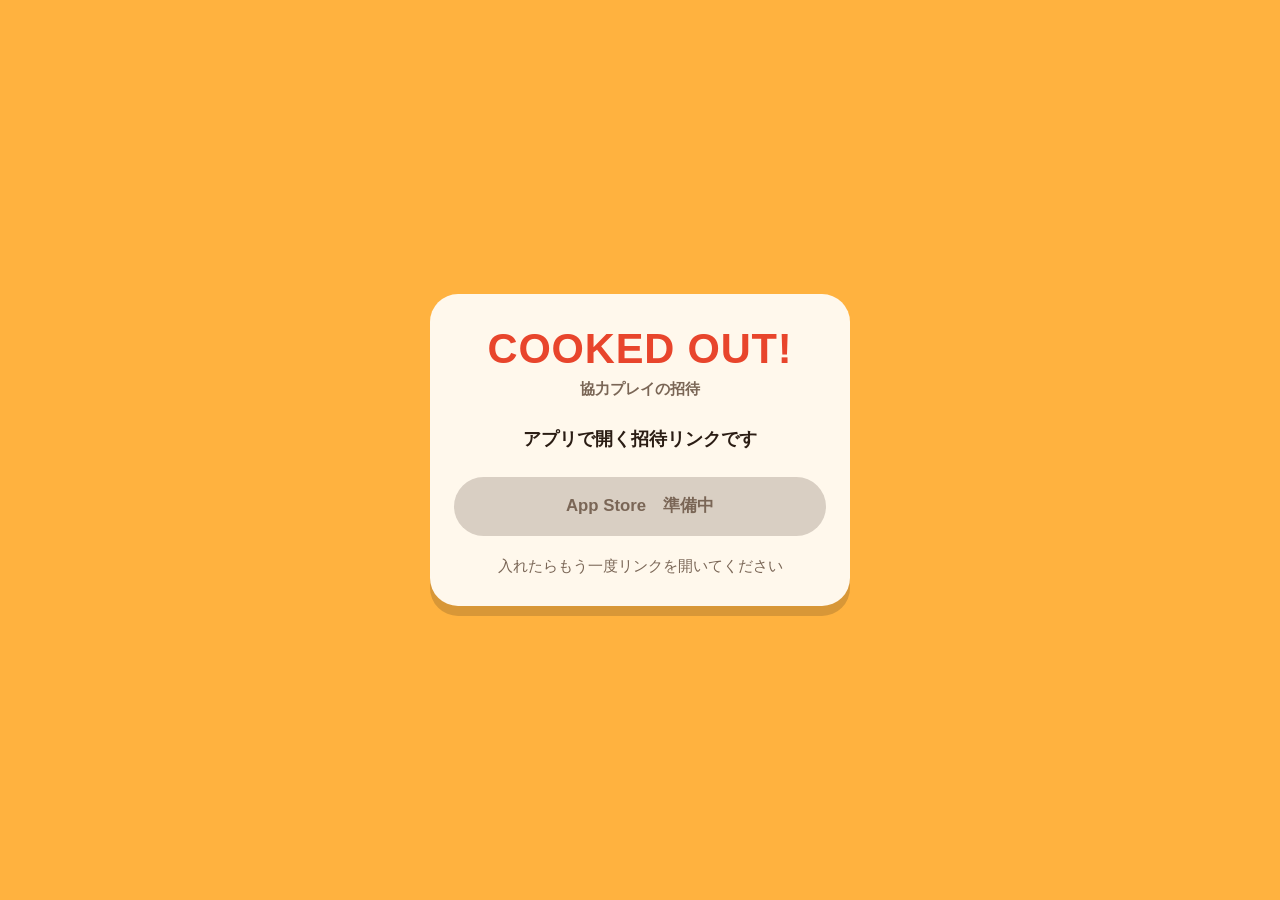
<file: CookedOut/invite/index.html>
<!doctype html>
<html lang="ja">
<head>
  <meta charset="utf-8">
  <meta name="viewport" content="width=device-width, initial-scale=1, viewport-fit=cover">
  <meta http-equiv="Content-Security-Policy" content="default-src 'none'; style-src 'unsafe-inline'; base-uri 'none'; form-action 'none'">
  <meta name="referrer" content="no-referrer">
  <meta name="robots" content="noindex">
  <meta name="theme-color" content="#ffb23f">
  <meta property="og:type" content="website">
  <meta property="og:url" content="https://takutonkatsu.com/CookedOut/invite/">
  <meta property="og:title" content="COOKED OUT! 協力プレイの招待">
  <meta property="og:description" content="アプリで開く招待リンクです">
  <title>COOKED OUT! 協力プレイの招待</title>
  <style>
    :root {
      color-scheme: light;
      --bg: #ffb23f;
      --card: #fff8ec;
      --ink: #2b1d14;
      --muted: #7a6656;
      --accent: #e8452c;
      --pending: #d9cfc3;
    }
    * { box-sizing: border-box; }
    html, body { height: 100%; }
    body {
      margin: 0;
      display: grid;
      place-items: center;
      padding: max(24px, env(safe-area-inset-top)) 16px max(24px, env(safe-area-inset-bottom));
      background: var(--bg);
      color: var(--ink);
      font-family: -apple-system, BlinkMacSystemFont, "Hiragino Sans", "Hiragino Kaku Gothic ProN", sans-serif;
      line-height: 1.6;
      -webkit-text-size-adjust: 100%;
    }
    main {
      width: min(420px, 100%);
      padding: 32px 24px 28px;
      border-radius: 28px;
      background: var(--card);
      box-shadow: 0 10px 0 rgba(43, 29, 20, .18);
      text-align: center;
      animation: pop .35s cubic-bezier(.2, 1.4, .4, 1) both;
    }
    .logo {
      margin: 0;
      font-size: clamp(1.6rem, 8.6vw, 2.6rem);
      white-space: nowrap;
      font-weight: 900;
      letter-spacing: .02em;
      line-height: 1.1;
      color: var(--accent);
    }
    .kind { margin: 6px 0 0; font-size: .95rem; font-weight: 800; color: var(--muted); }
    .message { margin: 22px 0 24px; font-size: 1.15rem; font-weight: 800; }
    .message span, .again span { display: inline-block; }
    .store {
      display: block;
      padding: 16px;
      border-radius: 999px;
      background: var(--ink);
      color: #fff;
      font-size: 1.05rem;
      font-weight: 900;
      text-decoration: none;
      transition: transform .08s ease-out;
    }
    .store:active { transform: scale(.96); }
    .store.is-pending { background: var(--pending); color: var(--muted); }
    .again { margin: 18px 0 0; font-size: .95rem; color: var(--muted); }
    @keyframes pop { from { transform: scale(.92); opacity: 0; } }
    @media (prefers-reduced-motion: reduce) { main { animation: none; } }
  </style>
</head>
<body>
  <main>
    <h1 class="logo">COOKED OUT!</h1>
    <p class="kind">協力プレイの招待</p>
    <p class="message"><span>アプリで開く</span><span>招待リンクです</span></p>
    <span class="store is-pending" aria-disabled="true">App Store　準備中</span>
    <p class="again"><span>入れたら</span><span>もう一度</span><span>リンクを</span><span>開いてください</span></p>
  </main>
</body>
</html>
</file>
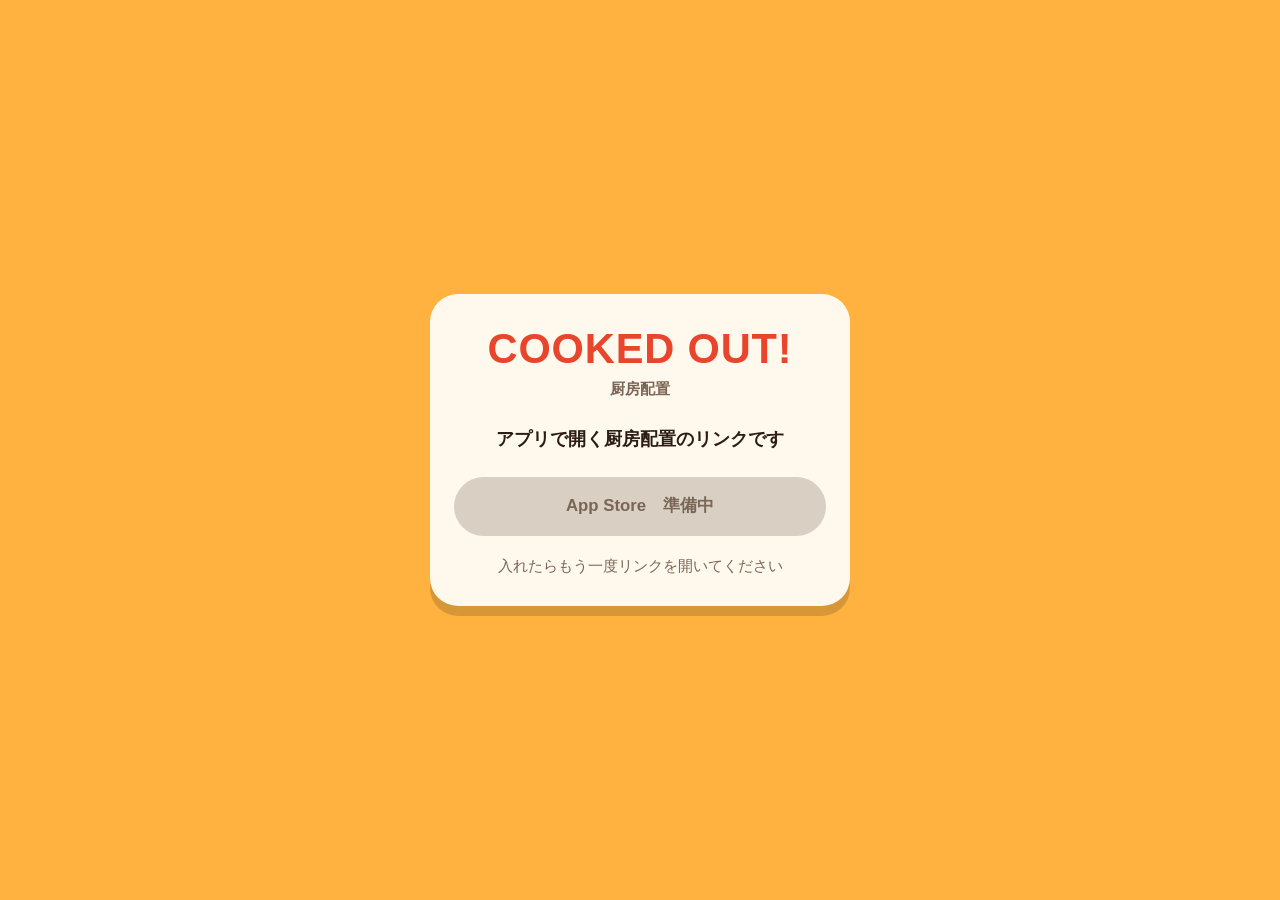
<file: CookedOut/layout/index.html>
<!doctype html>
<html lang="ja">
<head>
  <meta charset="utf-8">
  <meta name="viewport" content="width=device-width, initial-scale=1, viewport-fit=cover">
  <meta http-equiv="Content-Security-Policy" content="default-src 'none'; style-src 'unsafe-inline'; base-uri 'none'; form-action 'none'">
  <meta name="referrer" content="no-referrer">
  <meta name="robots" content="noindex">
  <meta name="theme-color" content="#ffb23f">
  <meta property="og:type" content="website">
  <meta property="og:url" content="https://takutonkatsu.com/CookedOut/layout/">
  <meta property="og:title" content="COOKED OUT! 厨房配置">
  <meta property="og:description" content="アプリで開く厨房配置のリンクです">
  <title>COOKED OUT! 厨房配置</title>
  <style>
    :root {
      color-scheme: light;
      --bg: #ffb23f;
      --card: #fff8ec;
      --ink: #2b1d14;
      --muted: #7a6656;
      --accent: #e8452c;
      --pending: #d9cfc3;
    }
    * { box-sizing: border-box; }
    html, body { height: 100%; }
    body {
      margin: 0;
      display: grid;
      place-items: center;
      padding: max(24px, env(safe-area-inset-top)) 16px max(24px, env(safe-area-inset-bottom));
      background: var(--bg);
      color: var(--ink);
      font-family: -apple-system, BlinkMacSystemFont, "Hiragino Sans", "Hiragino Kaku Gothic ProN", sans-serif;
      line-height: 1.6;
      -webkit-text-size-adjust: 100%;
    }
    main {
      width: min(420px, 100%);
      padding: 32px 24px 28px;
      border-radius: 28px;
      background: var(--card);
      box-shadow: 0 10px 0 rgba(43, 29, 20, .18);
      text-align: center;
      animation: pop .35s cubic-bezier(.2, 1.4, .4, 1) both;
    }
    .logo {
      margin: 0;
      font-size: clamp(1.6rem, 8.6vw, 2.6rem);
      white-space: nowrap;
      font-weight: 900;
      letter-spacing: .02em;
      line-height: 1.1;
      color: var(--accent);
    }
    .kind { margin: 6px 0 0; font-size: .95rem; font-weight: 800; color: var(--muted); }
    .message { margin: 22px 0 24px; font-size: 1.15rem; font-weight: 800; }
    .message span, .again span { display: inline-block; }
    .store {
      display: block;
      padding: 16px;
      border-radius: 999px;
      background: var(--ink);
      color: #fff;
      font-size: 1.05rem;
      font-weight: 900;
      text-decoration: none;
      transition: transform .08s ease-out;
    }
    .store:active { transform: scale(.96); }
    .store.is-pending { background: var(--pending); color: var(--muted); }
    .again { margin: 18px 0 0; font-size: .95rem; color: var(--muted); }
    @keyframes pop { from { transform: scale(.92); opacity: 0; } }
    @media (prefers-reduced-motion: reduce) { main { animation: none; } }
  </style>
</head>
<body>
  <main>
    <h1 class="logo">COOKED OUT!</h1>
    <p class="kind">厨房配置</p>
    <p class="message"><span>アプリで開く</span><span>厨房配置の</span><span>リンクです</span></p>
    <span class="store is-pending" aria-disabled="true">App Store　準備中</span>
    <p class="again"><span>入れたら</span><span>もう一度</span><span>リンクを</span><span>開いてください</span></p>
  </main>
</body>
</html>
</file>
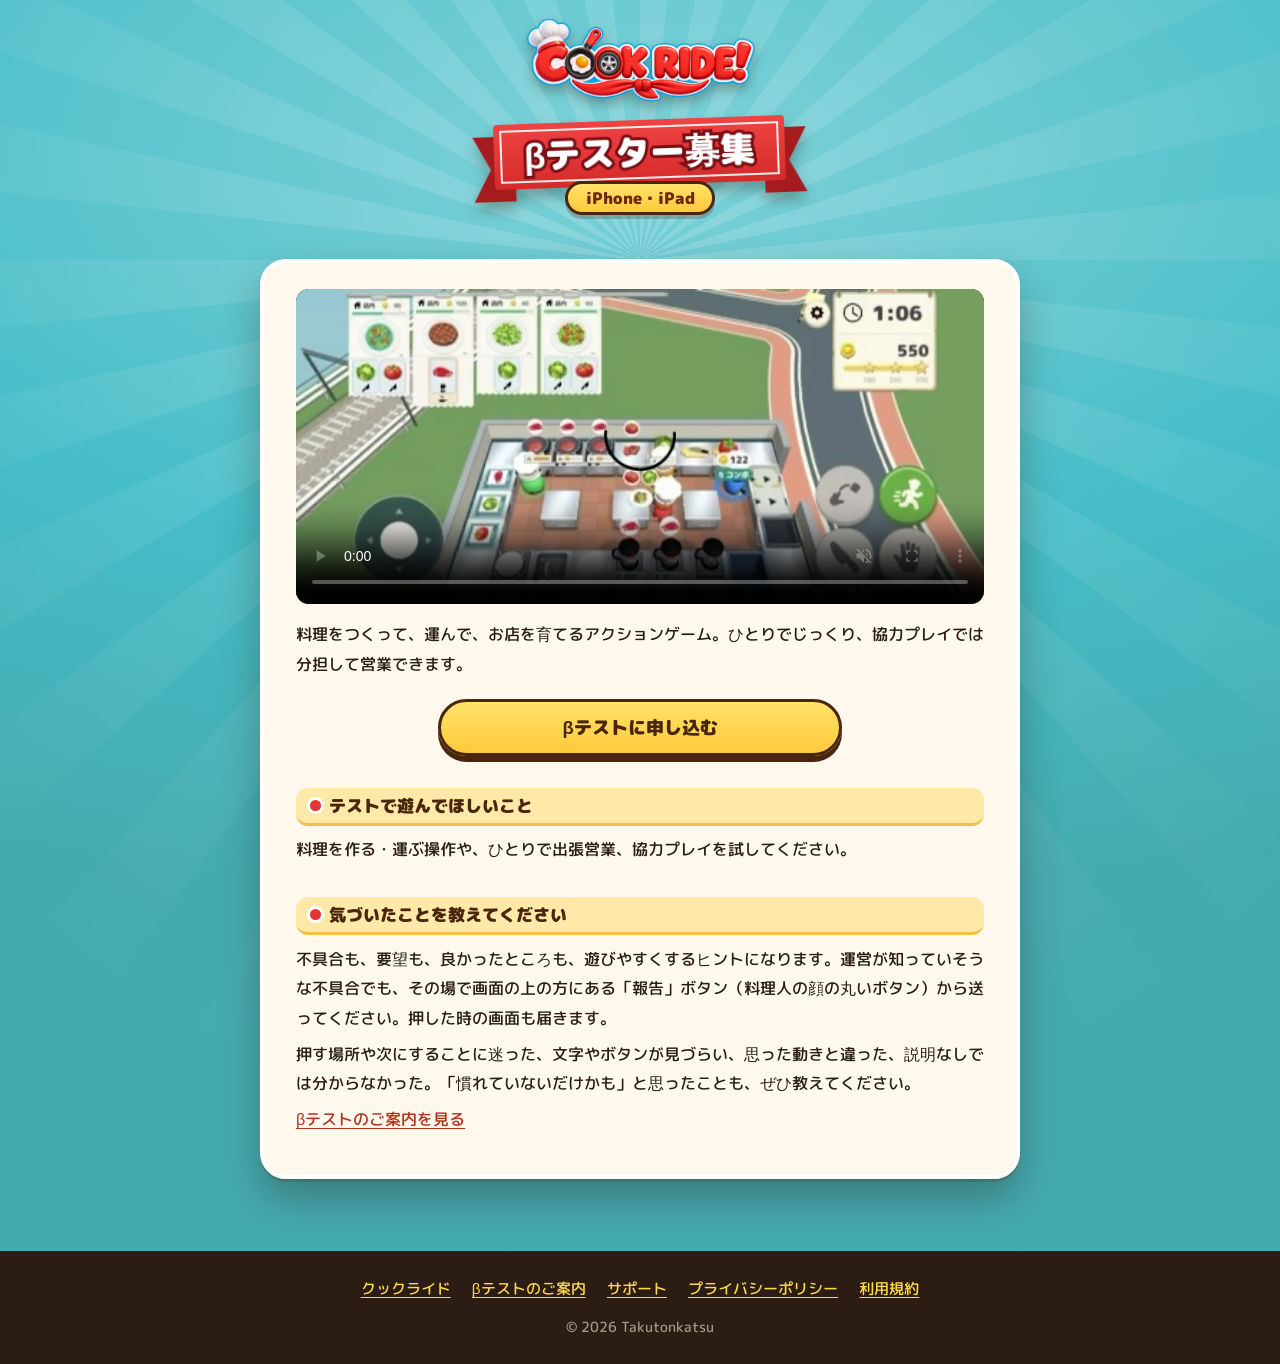
<file: cookride/beta/index.html>
<!doctype html>
<html lang="ja">
<head>
  <meta charset="utf-8">
  <meta name="viewport" content="width=device-width, initial-scale=1, viewport-fit=cover">
  <meta http-equiv="Content-Security-Policy" content="default-src 'none'; style-src 'self'; img-src 'self'; font-src 'self'; media-src 'self'; script-src 'self'; connect-src https://hxtjrvnvviugnvqfyzgd.supabase.co; base-uri 'none'; form-action 'none'">
  <meta name="referrer" content="no-referrer">
  <meta name="theme-color" content="#46bec8">
  <meta name="description" content="お店を育てる料理アクション『クックライド』。iPhone・iPadで遊べるβテストに参加しませんか。">
  <link rel="icon" href="../img/icon.png">
  <link rel="stylesheet" href="page.css">
  <link rel="stylesheet" href="signup.css">
  <script type="module" src="signup.js"></script>
  <title>βテスター募集｜クックライド（COOK RIDE!）</title>
</head>
<body>
<div class="band">
  <header class="head">
    <a href="../"><img class="logo" src="../img/logo.webp" width="1100" height="404" alt="クックライド（COOK RIDE!）のホームページへ"></a>
    <h1><span>βテスター募集</span></h1>
    <p class="app">iPhone・iPad</p>
  </header>
  <div class="sheet">
    <main>
      <section id="overview" aria-label="募集案内">
        <video autoplay muted playsinline loop controls poster="poster.jpg" width="480" height="220" aria-label="クックライドの30秒紹介動画（音声なし）">
          <source src="preview.mp4" type="video/mp4">
          <a href="preview.mp4">紹介動画を開く</a>
        </video>
        <p class="intro">料理をつくって、運んで、お店を育てるアクションゲーム。ひとりでじっくり、協力プレイでは分担して営業できます。</p>
        <button class="mail" id="start-application" type="button" hidden>βテストに申し込む</button>
        <noscript><p>申し込みには JavaScript が必要です。ブラウザの設定を確認してから、ページを開き直してください。</p></noscript>
        <h2>テストで遊んでほしいこと</h2>
        <p>料理を作る・運ぶ操作や、ひとりで出張営業、協力プレイを試してください。</p>
        <h2>気づいたことを教えてください</h2>
        <p>不具合も、要望も、良かったところも、遊びやすくするヒントになります。運営が知っていそうな不具合でも、その場で画面の上の方にある「報告」ボタン（料理人の顔の丸いボタン）から送ってください。押した時の画面も届きます。</p>
        <p>押す場所や次にすることに迷った、文字やボタンが見づらい、思った動きと違った、説明なしでは分からなかった。「慣れていないだけかも」と思ったことも、ぜひ教えてください。</p>
        <p><a href="guide/">βテストのご案内を見る</a></p>
      </section>
      <section id="application-guide" class="application-step" aria-labelledby="application-guide-heading" hidden>
        <h2 id="application-guide-heading" tabindex="-1">参加前にお読みください</h2>
        <h3>最初に（大事なお願い）</h3>
        <ul>
          <li>正式公開までは、ゲームの画面や内容をSNS・動画・配信などで公開しないでください。</li>
          <li>招待リンクは他の人に渡さず、友だちには募集ページを案内してください。</li>
          <li>進み具合・コイン・料理人・ランキングなど、テストのデータは正式公開前にすべて消えます。</li>
        </ul>
        <h3>はじめに</h3>
        <p>正式公開前のクックライドを、iPhone・iPadで先に遊ぶテストです。料理を作ってバイクで街へ届けるゲームで、ひとりでも、2〜4人の協力でも遊べます。テストは正式公開前までです。</p>
        <h3>遊んでほしいこと</h3>
        <p>最初の10分は、まず一度遊んでみてください。何も知らない状態でどこに迷うかを知りたいです。その後は好きなだけ遊んでください。協力プレイは友だちと好きな時に試せます。</p>
        <h3>特に知りたいこと</h3>
        <ul>
          <li>どこを押せばいいか、迷った</li>
          <li>何をすればいいか、すぐに分からなかった</li>
          <li>文字やボタンが小さい・読みにくい</li>
          <li>思っていた動きと違った</li>
          <li>説明を読まないと分からなかった</li>
        </ul>
        <p>「たぶん自分が慣れていないだけ」と思うことも、ぜひ送ってください。</p>
        <h3>「報告」ボタンの使い方</h3>
        <p>不具合、要望、良かったところを教えてください。運営が知っていそうな不具合でも、気づいたその場で、画面の上の方にある「報告」ボタン（料理人の顔の丸いボタン）を押すと、その時の画面も届きます。</p>
        <p>「気づいたことを送る」の画面で項目を選んで送ります。「気になる」「こうしてほしい」は、先に「ひとこと」を書いてください。</p>
        <div class="report-examples">
          <figure>
            <div class="report-example-home"><img src="report-home.jpg" width="1624" height="750" loading="lazy" alt="ホーム画面。上の方にある料理人の顔の丸い「報告」ボタンを赤丸で表示"></div>
            <figcaption>ホーム画面の「報告」ボタン</figcaption>
          </figure>
          <figure>
            <div class="report-example-kitchen"><img src="report-kitchen.jpg" width="1624" height="750" loading="lazy" alt="厨房画面。歯車の左にある料理人の顔の丸い「報告」ボタンを赤丸で表示"></div>
            <figcaption>厨房画面の「報告」ボタン</figcaption>
          </figure>
          <figure class="report-example-sheet">
            <img src="report-sheet.jpg" width="1624" height="750" loading="lazy" alt="「気づいたことを送る」の画面。ひとこと欄と6種類の報告項目が並ぶ">
            <figcaption>「報告」ボタンを押した後の画面</figcaption>
          </figure>
        </div>
        <h3>データについて</h3>
        <p>遊んだ記録や、報告に含まれる写真・端末情報をゲームの改善に使い、正式公開前に消します。登録メールアドレスはβテストの連絡と正式公開の案内に使い、正式公開の知らせを送った後に消します。テスト中の購入に料金はかかりません。</p>
        <h3>困った時・問い合わせ</h3>
        <p>つながらない時や止まった時は、アプリを一度閉じて開き直してください。直らなければ「報告」ボタンから送ってください。報告ボタンが使えない時は、<a href="mailto:cookride@takutonkatsu.com">cookride@takutonkatsu.com</a> にご連絡ください。</p>
        <p><a href="guide/">詳しい案内・ビルドごとの変更履歴</a></p>
        <form id="guide-form">
          <label class="read-confirmation"><input id="guide-read" type="checkbox" required><span>ここまでの案内を読みました</span></label>
          <button class="mail" id="continue-to-signup" type="submit" disabled>同意とメール入力に進む</button>
        </form>
        <button class="back-button" id="back-to-overview" type="button">募集ページに戻る</button>
      </section>
      <section id="signup" class="application-step" aria-labelledby="signup-heading" hidden>
        <h2 id="signup-heading" tabindex="-1">参加前にご確認ください</h2>
        <form id="signup-form">
          <fieldset>
            <legend>以下すべてにチェックしてください。</legend>
            <label><input type="checkbox" required><span>遊んだ記録やセーブなど、テストのデータは正式公開前にすべて消えます。</span></label>
            <label><input type="checkbox" required><span>ゲームの画面や内容は、SNS・動画・配信などで公開しません。</span></label>
            <label><input type="checkbox" required><span>開発中のため不具合があり、正常に動くことやセーブが残ることの保証はありません。</span></label>
            <label><input type="checkbox" required><span>遊んだ記録や、報告に含まれる写真・端末情報が、ゲームの改善のために送られます。</span></label>
            <label><input type="checkbox" required><span>TestFlight の招待リンクは他の人に渡しません。</span></label>
            <label><input type="checkbox" required><span>18歳未満の方は保護者の同意を得てから参加します。</span></label>
            <div class="check">
              <label><input type="checkbox" required><span>TestFlight のクックライドの画面で「テストを停止」を選べば参加をやめられます。問い合わせや登録メールアドレスの削除は運営者に連絡します。</span></label>
              <a class="contact" href="mailto:cookride@takutonkatsu.com">cookride@takutonkatsu.com</a>
            </div>
          </fieldset>
          <div class="email">
            <label for="email">メールアドレス</label>
            <input id="email" type="email" autocomplete="email" spellcheck="false" autocapitalize="off" maxlength="254" required aria-describedby="email-note">
            <p class="note" id="email-note">βテストの連絡と正式公開の案内に使い、正式公開の知らせを送った後に消します。取り扱いは<a href="../privacy/#beta-signup">プライバシーポリシー</a>をご覧ください。</p>
          </div>
          <button class="mail" type="submit" disabled>同意して申し込む</button>
          <p id="signup-status" role="status" aria-live="polite"></p>
        </form>
        <button class="back-button" id="back-to-guide" type="button">参加前の案内に戻る</button>
      </section>
      <section id="registered" class="application-step" aria-labelledby="registered-heading" hidden>
        <h2 id="registered-heading" tabindex="-1">申し込みを受け付けました</h2>
        <a class="mail" id="invitation" rel="noreferrer">TestFlight の招待を開く</a>
        <h3>入れ方（3分ほど）</h3>
        <ol>
          <li>App Store で「<a href="https://apps.apple.com/jp/app/testflight/id899247664">TestFlight</a>」を入れます。</li>
          <li>この画面の「TestFlight の招待を開く」を押します。</li>
          <li>「クックライド」をインストールします。</li>
        </ol>
        <p>遊べるのは iPhone と iPad です。TestFlight から更新の知らせが来たら、更新をお願いします。</p>
        <p>アプリを開いた時に「新しい版が出ています」と出たら、TestFlight のアプリを開き、「クックライド」の「アップデート」を押してください。札には「App Store で更新」と書いてありますが、βテストの間は TestFlight からの更新になります。更新しても、進み具合やコインはそのまま残ります。</p>
        <h3>気づいたことを教えてください</h3>
        <p>不具合、要望、良かったところをぜひ送ってください。運営が知っていそうな不具合も歓迎です。気づいたその場で、画面の上の方にある「報告」ボタン（料理人の顔の丸いボタン）を押すと、その時の画面も届きます。</p>
        <p>押す場所やすることに迷った、文字やボタンが見づらい、思った動きと違った、説明なしでは分からなかった。「慣れていないだけかも」と思うことも、改善のヒントになります。</p>
        <p><a href="guide/">βテストのご案内を見る</a></p>
      </section>
    </main>
  </div>
</div>
<footer>
  <nav aria-label="関連ページ">
    <a href="../">クックライド</a>
    <a href="guide/">βテストのご案内</a>
    <a href="../support/">サポート</a>
    <a href="../privacy/">プライバシーポリシー</a>
    <a href="../terms/">利用規約</a>
  </nav>
  <p class="copy">© 2026 Takutonkatsu</p>
</footer>
</body>
</html>
</file>
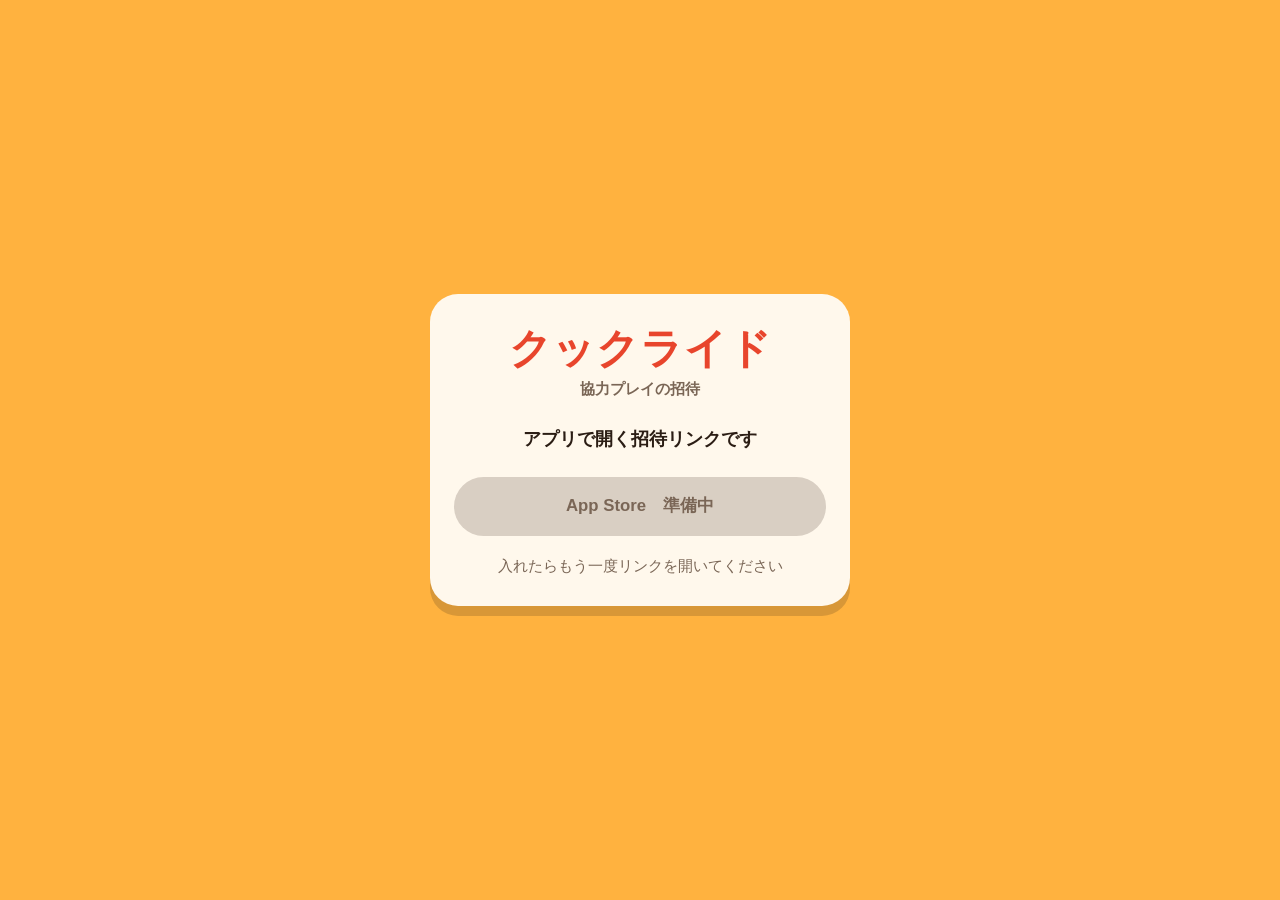
<file: cookride/invite/index.html>
<!doctype html>
<html lang="ja">
<head>
  <meta charset="utf-8">
  <meta name="viewport" content="width=device-width, initial-scale=1, viewport-fit=cover">
  <meta http-equiv="Content-Security-Policy" content="default-src 'none'; style-src 'unsafe-inline'; base-uri 'none'; form-action 'none'">
  <meta name="referrer" content="no-referrer">
  <meta name="robots" content="noindex">
  <meta name="theme-color" content="#ffb23f">
  <meta property="og:type" content="website">
  <meta property="og:url" content="https://takutonkatsu.com/cookride/invite/">
  <meta property="og:title" content="クックライド（COOK RIDE!）協力プレイの招待">
  <meta property="og:description" content="アプリで開く招待リンクです">
  <title>クックライド（COOK RIDE!）協力プレイの招待</title>
  <style>
    :root {
      color-scheme: light;
      --bg: #ffb23f;
      --card: #fff8ec;
      --ink: #2b1d14;
      --muted: #7a6656;
      --accent: #e8452c;
      --pending: #d9cfc3;
    }
    * { box-sizing: border-box; }
    html, body { height: 100%; }
    body {
      margin: 0;
      display: grid;
      place-items: center;
      padding: max(24px, env(safe-area-inset-top)) 16px max(24px, env(safe-area-inset-bottom));
      background: var(--bg);
      color: var(--ink);
      font-family: -apple-system, BlinkMacSystemFont, "Hiragino Sans", "Hiragino Kaku Gothic ProN", sans-serif;
      line-height: 1.6;
      -webkit-text-size-adjust: 100%;
    }
    main {
      width: min(420px, 100%);
      padding: 32px 24px 28px;
      border-radius: 28px;
      background: var(--card);
      box-shadow: 0 10px 0 rgba(43, 29, 20, .18);
      text-align: center;
      animation: pop .35s cubic-bezier(.2, 1.4, .4, 1) both;
    }
    .logo {
      margin: 0;
      font-size: clamp(1.6rem, 8.6vw, 2.6rem);
      white-space: nowrap;
      font-weight: 900;
      letter-spacing: .02em;
      line-height: 1.1;
      color: var(--accent);
    }
    .kind { margin: 6px 0 0; font-size: .95rem; font-weight: 800; color: var(--muted); }
    .message { margin: 22px 0 24px; font-size: 1.15rem; font-weight: 800; }
    .message span, .again span { display: inline-block; }
    .store {
      display: block;
      padding: 16px;
      border-radius: 999px;
      background: var(--ink);
      color: #fff;
      font-size: 1.05rem;
      font-weight: 900;
      text-decoration: none;
      transition: transform .08s ease-out;
    }
    .store:active { transform: scale(.96); }
    .store.is-pending { background: var(--pending); color: var(--muted); }
    .again { margin: 18px 0 0; font-size: .95rem; color: var(--muted); }
    @keyframes pop { from { transform: scale(.92); opacity: 0; } }
    @media (prefers-reduced-motion: reduce) { main { animation: none; } }
  </style>
</head>
<body>
  <main>
    <h1 class="logo">クックライド</h1>
    <p class="kind">協力プレイの招待</p>
    <p class="message"><span>アプリで開く</span><span>招待リンクです</span></p>
    <span class="store is-pending" aria-disabled="true">App Store　準備中</span>
    <p class="again"><span>入れたら</span><span>もう一度</span><span>リンクを</span><span>開いてください</span></p>
  </main>
</body>
</html>
</file>
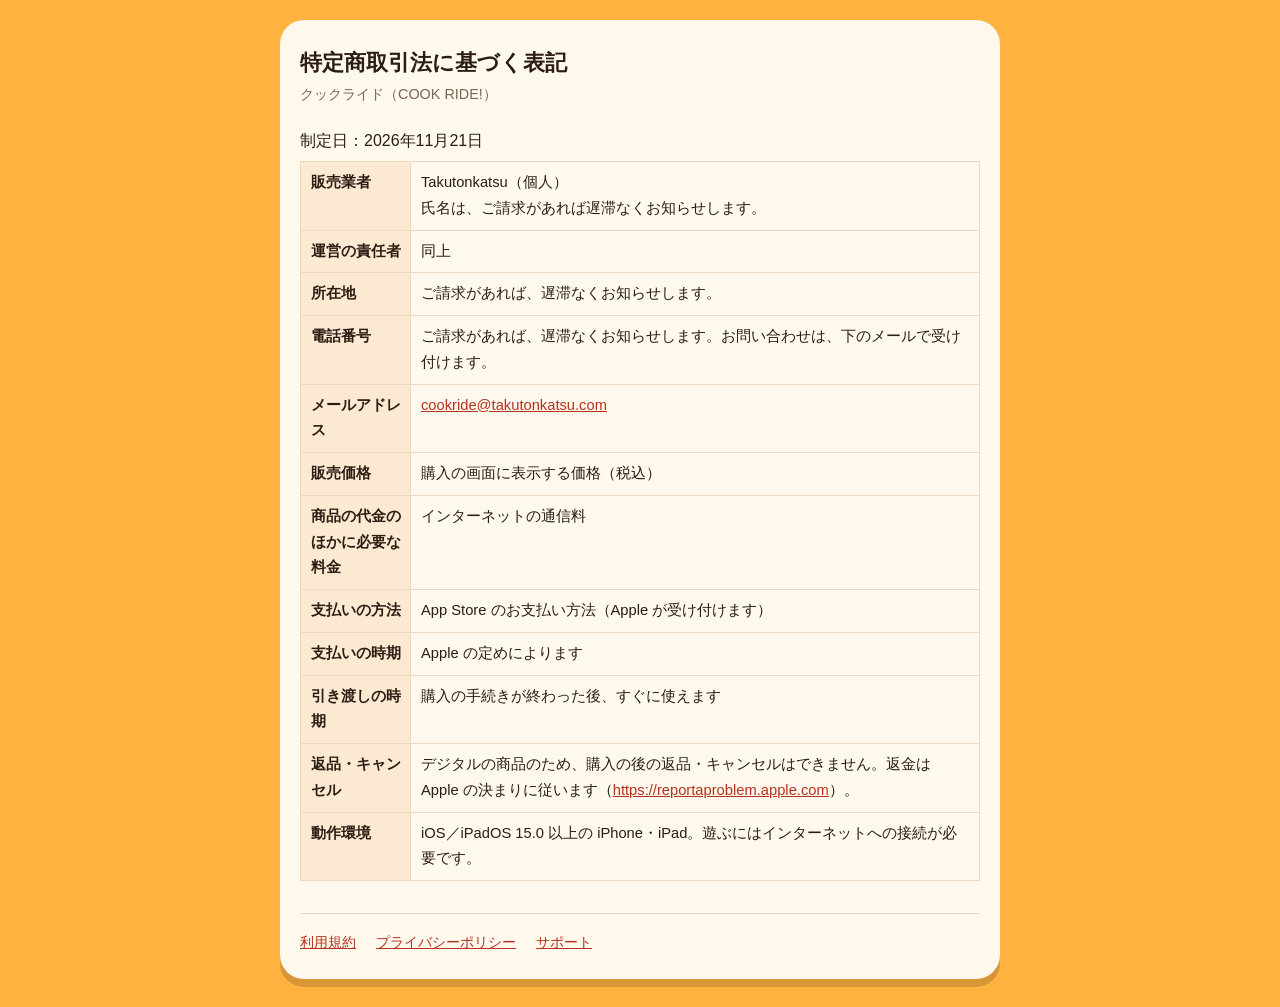
<file: cookride/law/index.html>
<!doctype html>
<html lang="ja">
<head>
  <meta charset="utf-8">
  <meta name="viewport" content="width=device-width, initial-scale=1, viewport-fit=cover">
  <meta http-equiv="Content-Security-Policy" content="default-src 'none'; style-src 'unsafe-inline'; base-uri 'none'; form-action 'none'">
  <meta name="referrer" content="no-referrer">
  <meta name="theme-color" content="#ffb23f">
  <title>特定商取引法に基づく表記｜クックライド（COOK RIDE!）</title>
  <style>
    :root { color-scheme: light; --bg: #ffb23f; --card: #fff8ec; --ink: #2b1d14; --muted: #7a6656; --accent: #e8452c; --line: #ead9c3; }
    * { box-sizing: border-box; }
    body { margin: 0; padding: max(20px, env(safe-area-inset-top)) 16px max(28px, env(safe-area-inset-bottom)); background: var(--bg); color: var(--ink);
      font-family: -apple-system, BlinkMacSystemFont, "Hiragino Sans", "Hiragino Kaku Gothic ProN", sans-serif; line-height: 1.75; font-size: 16px; -webkit-text-size-adjust: 100%; }
    main { width: min(720px, 100%); margin: 0 auto; padding: 28px 20px 24px; border-radius: 24px; background: var(--card); box-shadow: 0 8px 0 rgba(43, 29, 20, .18); }
    h1 { font-size: 1.35rem; line-height: 1.4; margin: 0 0 .25rem; }
    .app { color: var(--muted); font-size: .9rem; margin: 0 0 1.25rem; }
    h2 { font-size: 1.05rem; margin: 1.75rem 0 .5rem; padding-left: .6rem; border-left: 5px solid var(--accent); }
    p, li { margin: .35rem 0; }
    ul { padding-left: 1.25rem; }
    .table { overflow-x: auto; }
    table { border-collapse: collapse; width: 100%; font-size: .92rem; }
    th, td { border: 1px solid var(--line); padding: .5rem .6rem; text-align: left; vertical-align: top; }
    th { background: #fbe9d1; width: 7.5em; }
    a { color: #b5321d; word-break: break-all; }
    .note { color: var(--muted); font-size: .9rem; }
    footer { margin-top: 2rem; padding-top: 1rem; border-top: 1px solid var(--line); font-size: .9rem; }
    footer a { margin-right: 1rem; }
  </style>
</head>
<body>
<main>
  <h1>特定商取引法に基づく表記</h1>
  <p class="app">クックライド（COOK RIDE!）</p>
  <p>制定日：2026年11月21日</p>

  <div class="table">
  <table>
    <tr><th>販売業者</th><td>Takutonkatsu（個人）<br>氏名は、ご請求があれば遅滞なくお知らせします。</td></tr>
    <tr><th>運営の責任者</th><td>同上</td></tr>
    <tr><th>所在地</th><td>ご請求があれば、遅滞なくお知らせします。</td></tr>
    <tr><th>電話番号</th><td>ご請求があれば、遅滞なくお知らせします。お問い合わせは、下のメールで受け付けます。</td></tr>
    <tr><th>メールアドレス</th><td><a href="mailto:cookride@takutonkatsu.com">cookride@takutonkatsu.com</a></td></tr>
    <tr><th>販売価格</th><td>購入の画面に表示する価格（税込）</td></tr>
    <tr><th>商品の代金のほかに必要な料金</th><td>インターネットの通信料</td></tr>
    <tr><th>支払いの方法</th><td>App Store のお支払い方法（Apple が受け付けます）</td></tr>
    <tr><th>支払いの時期</th><td>Apple の定めによります</td></tr>
    <tr><th>引き渡しの時期</th><td>購入の手続きが終わった後、すぐに使えます</td></tr>
    <tr><th>返品・キャンセル</th><td>デジタルの商品のため、購入の後の返品・キャンセルはできません。返金は Apple の決まりに従います（<a href="https://reportaproblem.apple.com">https://reportaproblem.apple.com</a>）。</td></tr>
    <tr><th>動作環境</th><td>iOS／iPadOS 15.0 以上の iPhone・iPad。遊ぶにはインターネットへの接続が必要です。</td></tr>
  </table>
  </div>

  <footer>
    <a href="https://takutonkatsu.com/cookride/terms/">利用規約</a>
    <a href="https://takutonkatsu.com/cookride/privacy/">プライバシーポリシー</a>
    <a href="https://takutonkatsu.com/cookride/support/">サポート</a>
  </footer>
</main>
</body>
</html>
</file>
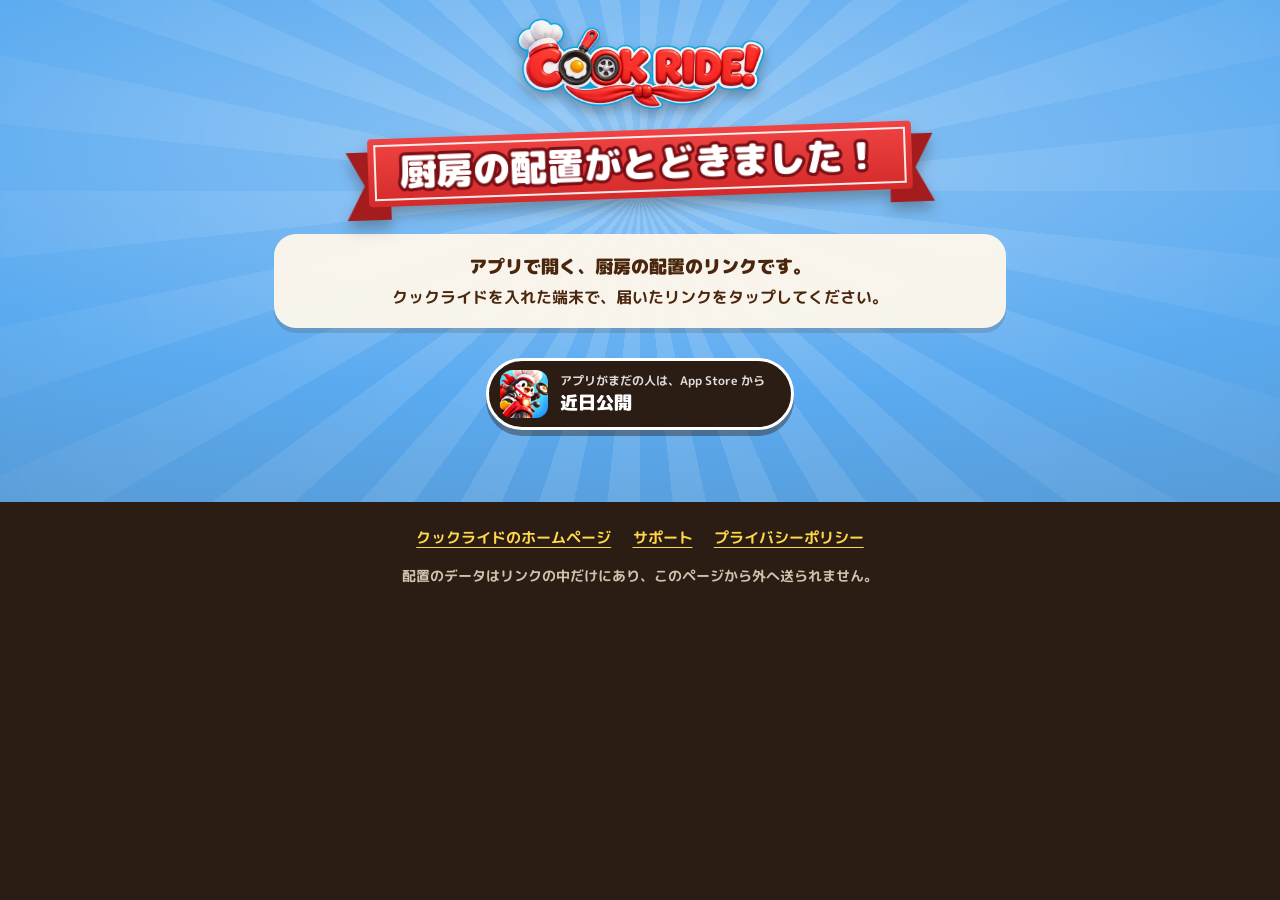
<file: cookride/layout/index.html>
<!doctype html>
<html lang="ja">
<head>
  <meta charset="utf-8">
  <meta name="viewport" content="width=device-width, initial-scale=1, viewport-fit=cover">
  <meta http-equiv="Content-Security-Policy" content="default-src 'none'; style-src 'unsafe-inline'; img-src 'self'; font-src 'self'; script-src 'sha256-LzwEDQQBNvcMqGIGnyLEpUKnDmMGWpWUwSPla/YUmSo='; base-uri 'none'; form-action 'none'">
  <meta name="referrer" content="no-referrer">
  <meta name="robots" content="noindex">
  <meta name="theme-color" content="#5aaaf0">
  <link rel="icon" href="img/icon.png">
  <title>厨房の配置｜クックライド（COOK RIDE!）</title>
  <style>
    @font-face { font-family: "CR Rounded"; font-weight: 900; font-display: swap; src: url(font/mplus-rounded-black.woff) format("woff"); }
    @font-face { font-family: "CR Rounded"; font-weight: 700; font-display: swap; src: url(font/mplus-rounded-bold.woff) format("woff"); }
    :root { color-scheme: light; --ink: #4a260c; --red-deep: #7a0f15; --red-tail: #a51c1f; --cream: #fff8ec; --c: #5aaaf0; }
    * { box-sizing: border-box; }
    body { margin: 0; color: var(--ink); font-family: "CR Rounded", "Hiragino Maru Gothic ProN", "Hiragino Sans", "Yu Gothic", sans-serif; font-weight: 700; line-height: 1.75; font-size: 16px;
      -webkit-text-size-adjust: 100%; overflow-x: hidden; background: #2b1d14; }
    img { display: block; max-width: 100%; height: auto; }
    p { margin: 0; }
    [hidden] { display: none !important; }
    .band { position: relative; overflow: hidden; padding: max(18px, env(safe-area-inset-top)) 0 clamp(40px, 7vw, 72px);
      background: radial-gradient(120% 90% at 50% 30%, color-mix(in srgb, var(--c), #fff 30%), var(--c) 55%, color-mix(in srgb, var(--c), #3a1a00 14%)); }
    .band::before { content: ""; position: absolute; left: 50%; top: 38%; width: 220vmax; height: 220vmax; margin: -110vmax 0 0 -110vmax; pointer-events: none;
      background: repeating-conic-gradient(rgba(255, 255, 255, .17) 0 6deg, rgba(255, 255, 255, 0) 6deg 12deg);
      -webkit-mask: radial-gradient(circle, #000 0, rgba(0, 0, 0, .5) 22%, transparent 46%); mask: radial-gradient(circle, #000 0, rgba(0, 0, 0, .5) 22%, transparent 46%); }
    .wrap { position: relative; z-index: 1; width: min(760px, 100%); margin: 0 auto; padding: 0 14px; text-align: center; }
    .logo { display: block; width: min(250px, 54%); margin: 0 auto clamp(10px, 2.4vw, 20px); filter: drop-shadow(0 6px 6px rgba(40, 20, 0, .3)); }

    .ribbon { position: relative; z-index: 4; display: inline-block; margin: 0; rotate: -2deg; font-weight: 900; font-size: clamp(1.1rem, 5.4vw, 2.3rem); line-height: 1.2; white-space: nowrap;
      filter: drop-shadow(0 8px 7px rgba(40, 20, 0, .3)); }
    .ribbon span { position: relative; z-index: 1; display: block; padding: .3em .85em .36em; color: #fff; -webkit-text-stroke: .17em var(--red-deep); paint-order: stroke fill;
      background: linear-gradient(#f04444, #d42a2a); border-radius: 4px; outline: 2px solid rgba(255, 255, 255, .9); outline-offset: -.24em; }
    .ribbon::before, .ribbon::after { content: ""; position: absolute; top: .34em; width: 1.2em; height: 100%; background: var(--red-tail); }
    .ribbon::before { left: -.6em; clip-path: polygon(0 0, 100% 0, 100% 100%, 0 100%, .5em 50%); }
    .ribbon::after { right: -.6em; clip-path: polygon(0 0, 100% 0, calc(100% - .5em) 50%, 100% 100%, 0 100%); }
    .pill { position: relative; z-index: 5; display: table; margin: -.3em auto 0; padding: .12em 1.1em .16em; border-radius: 999px; background: linear-gradient(#ffe36a, #ffc93a); border: 3px solid var(--ink);
      font-weight: 900; font-size: clamp(.7rem, 2.9vw, 1.1rem); line-height: 1.5; color: #6e280a; box-shadow: 0 4px 0 rgba(74, 38, 12, .25); }

    /* 盤面：白い枠の中に、床と設備 */
    .frame { position: relative; z-index: 2; margin: clamp(22px, 4.6vw, 36px) auto 0; padding: clamp(6px, 1.4vw, 12px); border-radius: clamp(14px, 3vw, 28px); background: #fff; rotate: -1deg;
      box-shadow: 0 3px 0 rgba(74, 38, 12, .18), 0 20px 40px rgba(30, 20, 60, .38); }
    .room { position: relative; padding: 5.5% 2.2% 2.2%; border-radius: clamp(9px, 2vw, 18px); background: linear-gradient(#b9c4cf, #8e9aa8 60%, #7c8896); overflow: hidden; }
    #board { display: grid; grid-template-columns: repeat(12, 1fr); grid-template-rows: repeat(9, 1fr); aspect-ratio: 12 / 9; border-radius: 4px;
      background-color: #c9744d; background-image: conic-gradient(#b8633e 25%, transparent 0 50%, #b8633e 0 75%, transparent 0); background-size: calc(100% / 6) calc(100% / 4.5);
      box-shadow: inset 0 6px 10px rgba(60, 20, 0, .35); }
    .cell { position: relative; min-width: 0; min-height: 0; }
    .cell img { position: absolute; left: -16%; bottom: -8%; width: 132%; max-width: none; height: auto; filter: drop-shadow(0 2px 2px rgba(40, 15, 0, .45)); }
    .cell.k-p1 img, .cell.k-p2 img { left: -14%; width: 128%; bottom: 2%; }

    .card { position: relative; z-index: 2; margin: clamp(22px, 4vw, 32px) auto 0; padding: 14px 14px 16px; border-radius: 22px; background: rgba(255, 248, 236, .95); box-shadow: 0 5px 0 rgba(74, 38, 12, .16); }
    .card h2 { margin: 0 0 8px; font-weight: 900; font-size: 1.05rem; line-height: 1.4; }
    #list { list-style: none; margin: 0; padding: 0; display: grid; grid-template-columns: repeat(auto-fill, minmax(92px, 1fr)); gap: 8px; }
    #list li { position: relative; padding: 6px 4px 7px; border-radius: 14px; background: #fff; border: 2px solid #ead9c3; line-height: 1.3; }
    #list img { width: 62%; margin: 0 auto; }
    #list b { display: block; font-size: .82rem; }
    #list span { position: absolute; top: -7px; right: -5px; min-width: 2.3em; padding: 0 .45em; border-radius: 999px; background: #e23535; color: #fff; font-weight: 900; font-size: .86rem; line-height: 1.55; border: 2px solid #fff; }
    .note { margin-top: 10px; font-size: .84rem; text-align: left; color: #6b4a2e; }

    .actions { position: relative; z-index: 2; margin-top: clamp(20px, 4vw, 30px); display: grid; gap: 14px; justify-items: center; }
    .open { appearance: none; border: 3px solid var(--ink); border-radius: 999px; padding: .55em 2.2em .6em; background: linear-gradient(#ffe36a, #ffc93a); color: var(--ink); font: inherit; font-weight: 900; font-size: 1.3rem;
      box-shadow: 0 6px 0 var(--ink), 0 14px 22px rgba(30, 20, 60, .3); cursor: pointer; }
    .open:active { translate: 0 4px; box-shadow: 0 2px 0 var(--ink); }
    #hint { width: min(30em, 100%); padding: .7em 1.1em; border-radius: 16px; background: #fff; border: 3px solid var(--ink); text-align: left; font-size: .95rem; }
    .store { display: inline-flex; align-items: center; gap: .8rem; padding: .55rem 1.6rem .55rem .65rem; border-radius: 999px; background: #2b1d14; color: #fff; text-decoration: none; border: 3px solid #fff;
      box-shadow: 0 6px 0 rgba(43, 29, 20, .4); }
    .store img { width: 48px; height: 48px; border-radius: 12px; }
    .store span { text-align: left; line-height: 1.35; }
    .store small { display: block; font-size: .76rem; opacity: .85; }
    .store b { font-weight: 900; font-size: 1.15rem; }
    .msg { position: relative; z-index: 2; margin: clamp(22px, 4.6vw, 36px) auto 0; padding: 1.1em 1.2em; border-radius: 22px; background: rgba(255, 248, 236, .95); box-shadow: 0 5px 0 rgba(74, 38, 12, .16); }
    .msg b { display: block; font-weight: 900; font-size: 1.1rem; }

    /* 読めた時だけ盤面、読めない時は知らせ */
    .when-ok, .when-none, .when-broken, .when-newer { display: none; }
    body[data-state="ok"] .when-ok, body[data-state="none"] .when-none, body[data-state="broken"] .when-broken, body[data-state="newer"] .when-newer { display: block; }
    body[data-state="ok"] .actions.when-ok { display: grid; }
    body[data-state="ok"] .pill.when-ok { display: table; }

    footer { padding: 22px 16px max(22px, env(safe-area-inset-bottom)); background: #2b1d14; color: #f6e7d2; text-align: center; font-size: .86rem; line-height: 1.9; }
    footer nav { display: flex; flex-wrap: wrap; justify-content: center; gap: .2em 1.4em; font-size: .95rem; }
    footer a { color: #ffd84a; text-underline-offset: .25em; }
    footer .fine { width: min(40em, 100%); margin: 10px auto 0; opacity: .82; }
  </style>
</head>
<body data-state="none">
<main class="band">
  <div class="wrap">
    <a href="../"><img class="logo" src="img/logo.webp" width="700" height="257" alt="クックライド（COOK RIDE!）"></a>
    <h1 class="ribbon"><span>厨房の配置がとどきました！</span></h1>
    <p class="pill when-ok">アプリで開くと、自分の店にコピーできます</p>

    <div class="frame when-ok"><div class="room"><div id="board" role="img"></div></div></div>

    <div class="msg when-none"><b>アプリで開く、厨房の配置のリンクです。</b>クックライドを入れた端末で、届いたリンクをタップしてください。</div>
    <div class="msg when-broken"><b>この共有配置は読み込めません。</b>リンクが途中で切れているかもしれません。送った人に、もう一度リンクを送ってもらってください。</div>
    <div class="msg when-newer"><b>新しい設備が入った配置です。</b>アプリを更新してから、もう一度リンクを開いてください。</div>

    <div class="actions when-ok">
      <button class="open" id="open" type="button" aria-controls="hint" aria-expanded="false">アプリで開く</button>
      <p id="hint" hidden>クックライドを入れた端末で、届いたリンクをもう一度タップすると、アプリが開きます。開いたら、コピーしたい枠を選んでください。</p>
    </div>
    <div class="actions" style="display:grid">
      <!-- 公開の後：class の soon と aria-disabled を外し、href に App Store のアプリのページの URL を入れ、「近日公開」を「App Store で入手」に変える -->
      <a class="store soon" aria-disabled="true">
        <img src="img/icon.png" width="256" height="256" alt="">
        <span><small>アプリがまだの人は、App Store から</small><b>近日公開</b></span>
      </a>
    </div>

    <section class="card when-ok">
      <h2>この配置で使っている物</h2>
      <ul id="list"></ul>
      <p class="note">足りない設備は、アプリのショップでそろえられます。設備のレベルや献立は、リンクには入っていません。</p>
    </section>
  </div>
</main>
<footer>
  <nav>
    <a href="../">クックライドのホームページ</a>
    <a href="../support/">サポート</a>
    <a href="../privacy/">プライバシーポリシー</a>
  </nav>
  <p class="fine">配置のデータはリンクの中だけにあり、このページから外へ送られません。</p>
</footer>
<script>(function () {
  'use strict';
  // リンクの # の後ろ（配置）は、この端末の中だけで読む。どこにも送らない。
  var W = 12, D = 9;
  var KINDS = [null,
    ['counter', '作業台'], ['source', '原料箱'], ['chop', 'まな板'], ['pot', '鍋'], ['pan', 'フライパン'], ['mixer', 'ミキサー'],
    ['fryer', 'フライヤー'], ['oven', 'オーブン'], ['container', '容器'], ['trash', 'ゴミ箱'], ['p1', '1人目'], ['p2', '2人目'],
    ['bike', 'バイク'], ['courier', '配達棚']];
  var LIST = [3, 4, 5, 6, 7, 8, 2, 1, 9, 10];           // 一覧に出す順（設備 → 原料箱 → 作業台 → 容器 → ゴミ箱）
  function $(id) { return document.getElementById(id); }
  function crc16(b, n) {
    var c = 0xFFFF, i, k;
    for (i = 0; i < n; i++) { c ^= b[i] << 8; for (k = 0; k < 8; k++) c = (c & 0x8000) ? ((c << 1) ^ 0x1021) : (c << 1); c &= 0xFFFF; }
    return c;
  }
  function read(hash) {
    var m = /^#layout=([A-Za-z0-9_-]{6,700})$/.exec(hash || '');
    if (!m) return { state: hash && hash.length > 1 ? 'broken' : 'none' };
    var bin;
    try { bin = atob(m[1].replace(/-/g, '+').replace(/_/g, '/') + '==='.slice((m[1].length + 3) % 4)); } catch (e) { return { state: 'broken' }; }
    var b = [], i;
    for (i = 0; i < bin.length; i++) b.push(bin.charCodeAt(i));
    var n = b.length - 2;
    if (b.length < 5 || b.length % 2 === 0 || b.length > 513 || b[0] !== 2 || crc16(b, n) !== ((b[n] << 8) | b[n + 1])) return { state: 'broken' };
    var items = [], newer = false;
    for (i = 1; i < n; i += 2) {
      var e = (b[i] << 8) | b[i + 1], kind = e >> 9, cell = (e >> 2) & 0x7F;
      if (kind === 0 || cell >= W * D) return { state: 'broken' };
      if (kind >= KINDS.length) { newer = true; continue; }
      items.push({ kind: kind, x: cell % W, z: Math.floor(cell / W) });
    }
    return { state: newer ? 'newer' : 'ok', items: items };
  }
  function el(tag, cls, text) { var n = document.createElement(tag); if (cls) n.className = cls; if (text) n.textContent = text; return n; }
  function icon(kind) {
    var im = el('img'); im.src = 'img/k-' + KINDS[kind][0] + '.webp'; im.alt = KINDS[kind][1]; im.width = 160; im.height = 160; return im;
  }
  function show(result) {
    document.body.setAttribute('data-state', result.state);
    if (result.state !== 'ok') return;
    var board = $('board'), counts = {}, i;
    var items = result.items.slice().sort(function (a, b) { return (b.z - a.z) || (a.x - b.x); });   // 奥（上）から描く
    for (i = 0; i < items.length; i++) {
      var it = items[i], c = el('div', 'cell k-' + KINDS[it.kind][0]);
      c.style.gridColumn = String(it.x + 1); c.style.gridRow = String(D - it.z);
      c.appendChild(icon(it.kind)); board.appendChild(c);
      counts[it.kind] = (counts[it.kind] || 0) + 1;
    }
    var list = $('list');
    for (i = 0; i < LIST.length; i++) {
      var k = LIST[i]; if (!counts[k]) continue;
      var li = el('li'); li.appendChild(icon(k)); li.appendChild(el('b', '', KINDS[k][1])); li.appendChild(el('span', '', '×' + counts[k]));
      list.appendChild(li);
    }
    board.setAttribute('aria-label', '厨房の配置の絵（横12ます・奥行き9ます）');
  }
  show(read(location.hash));
  window.addEventListener('hashchange', function () { location.reload(); });
  var open = $('open');
  if (open) open.addEventListener('click', function () { $('hint').hidden = false; open.setAttribute('aria-expanded', 'true'); });
})();</script>
</body>
</html>
</file>
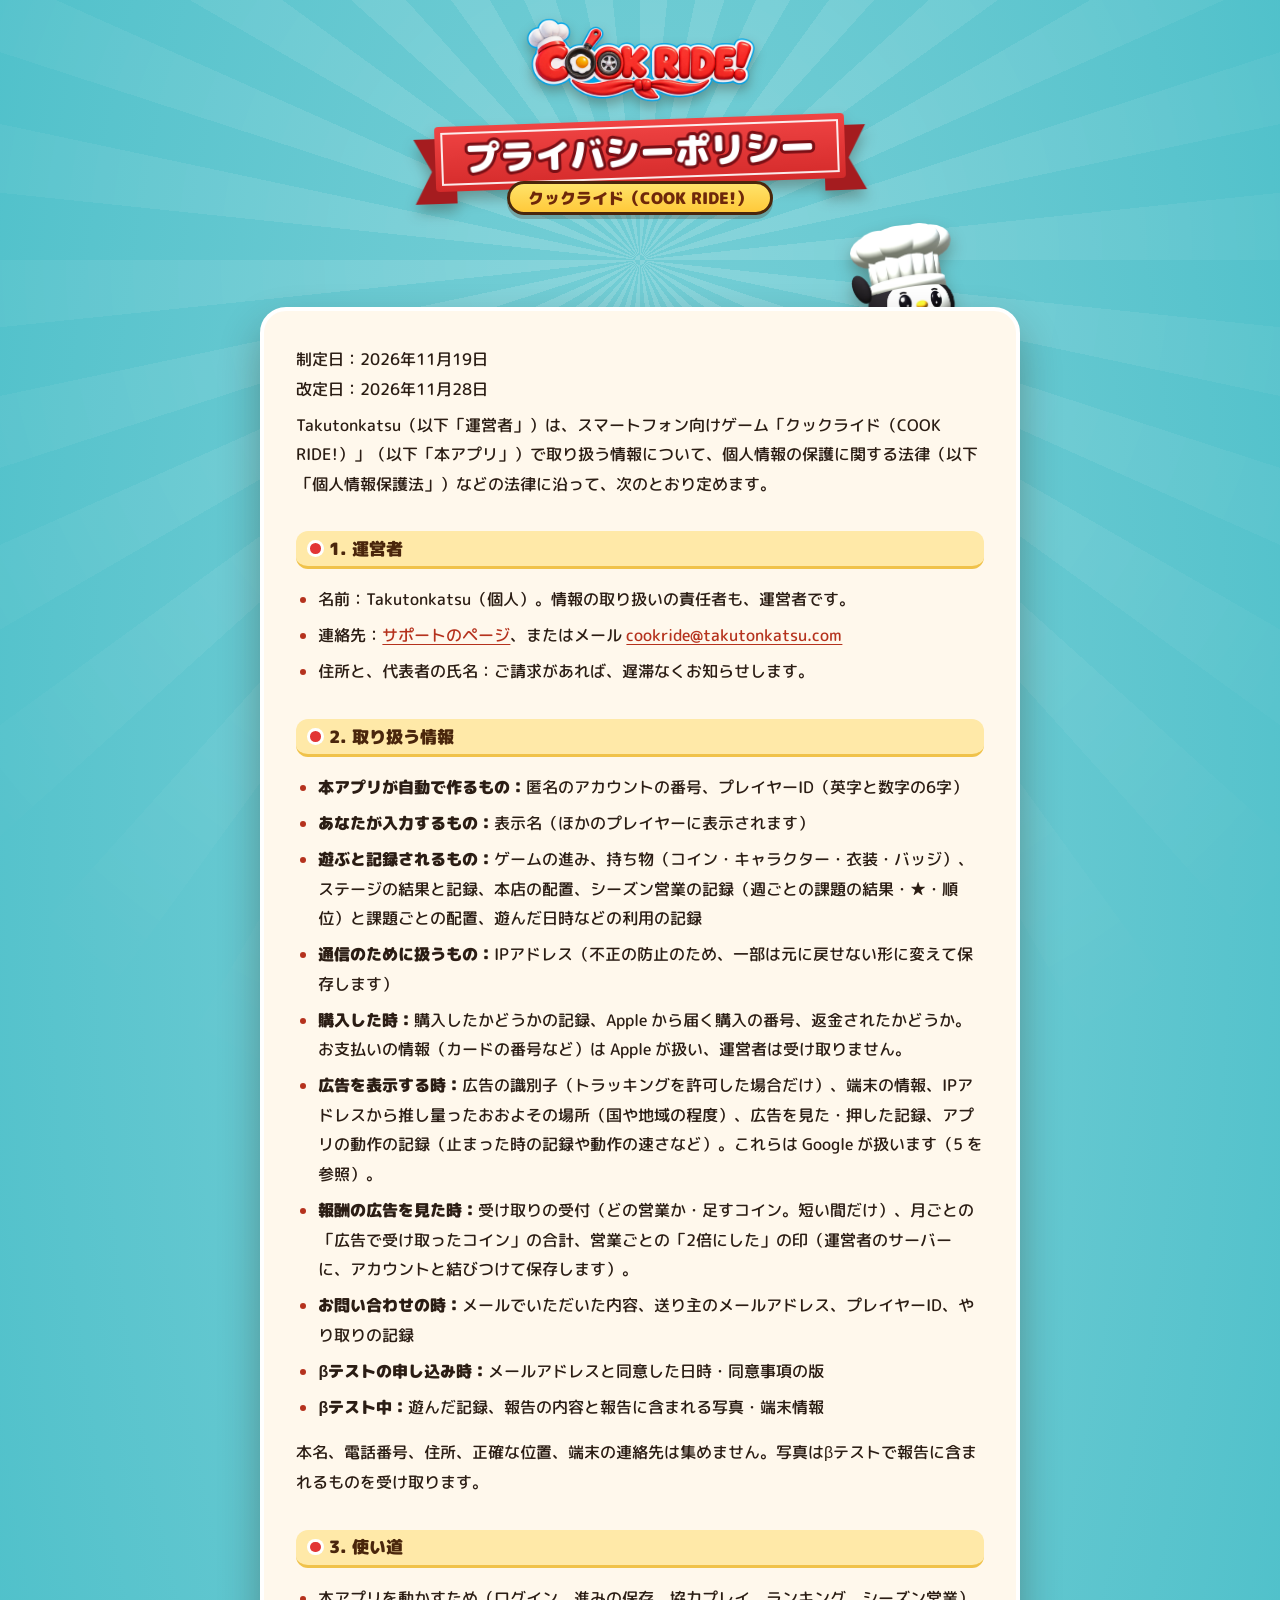
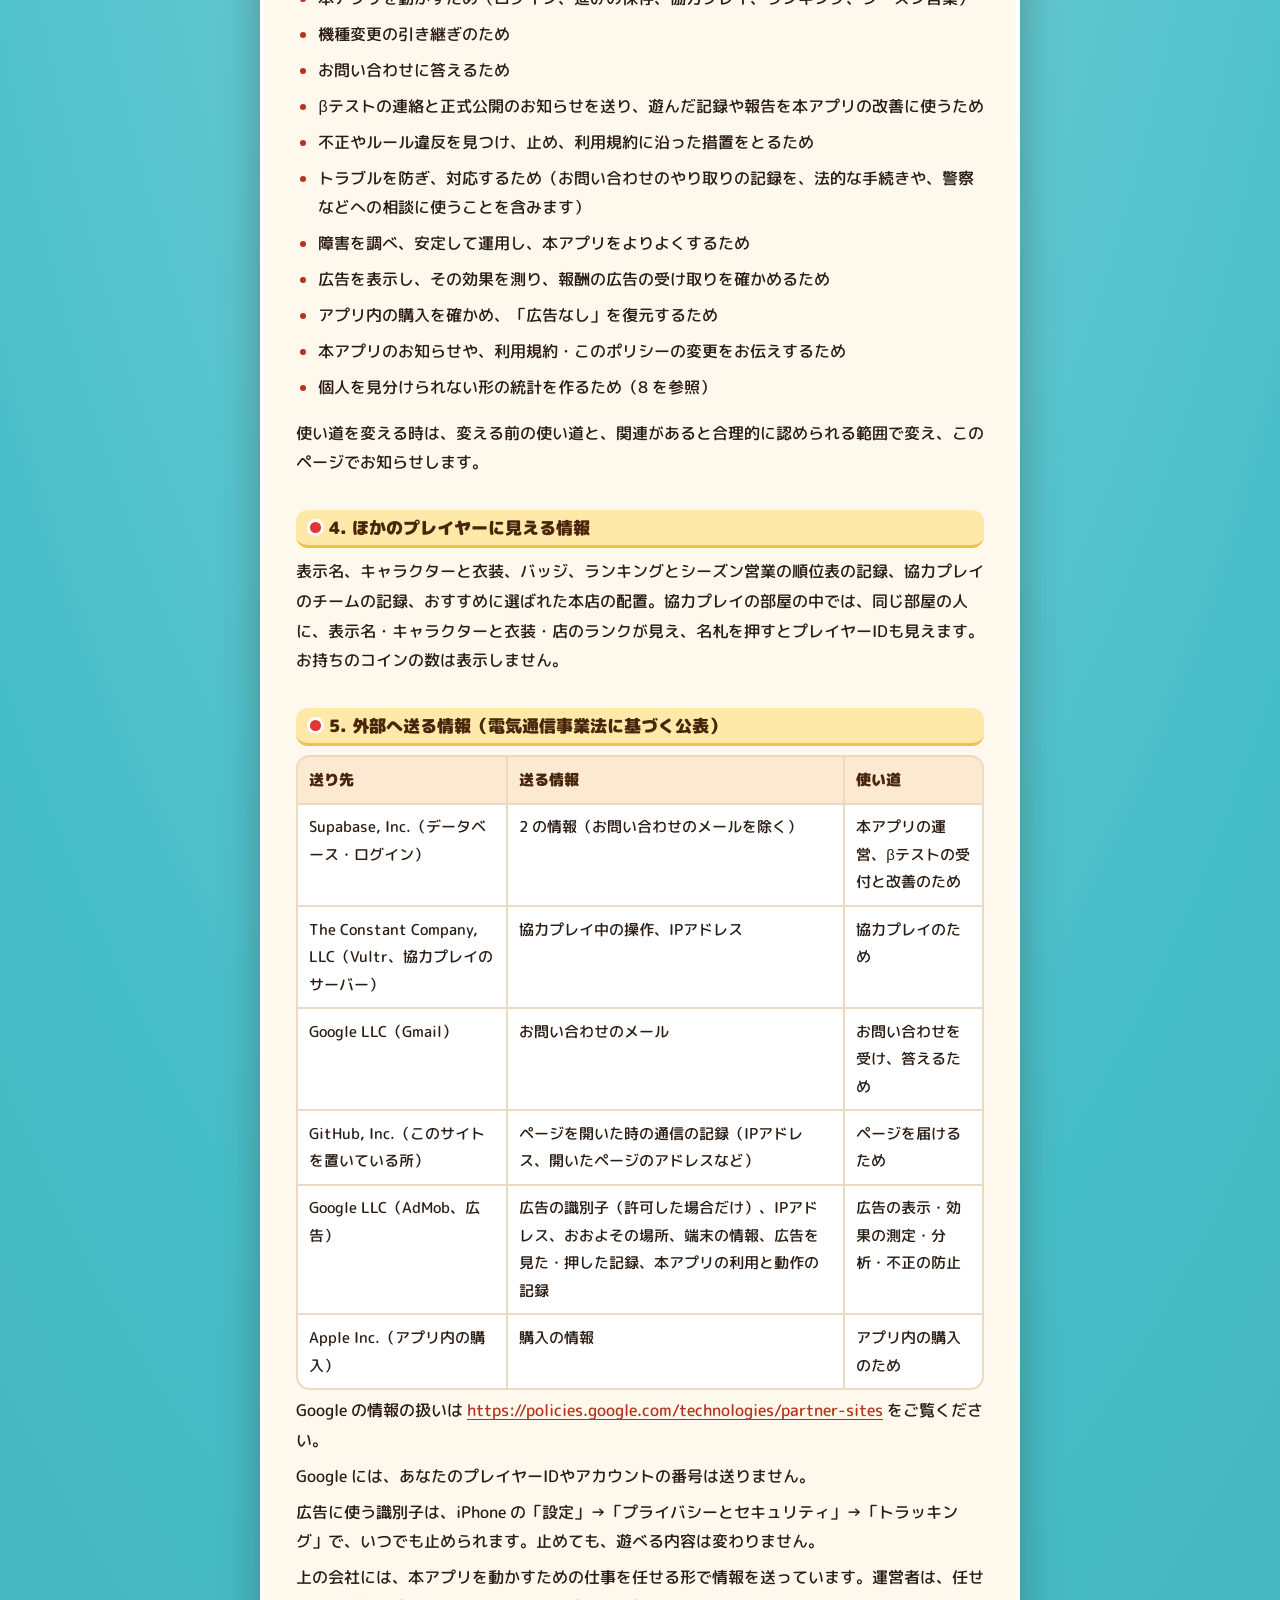
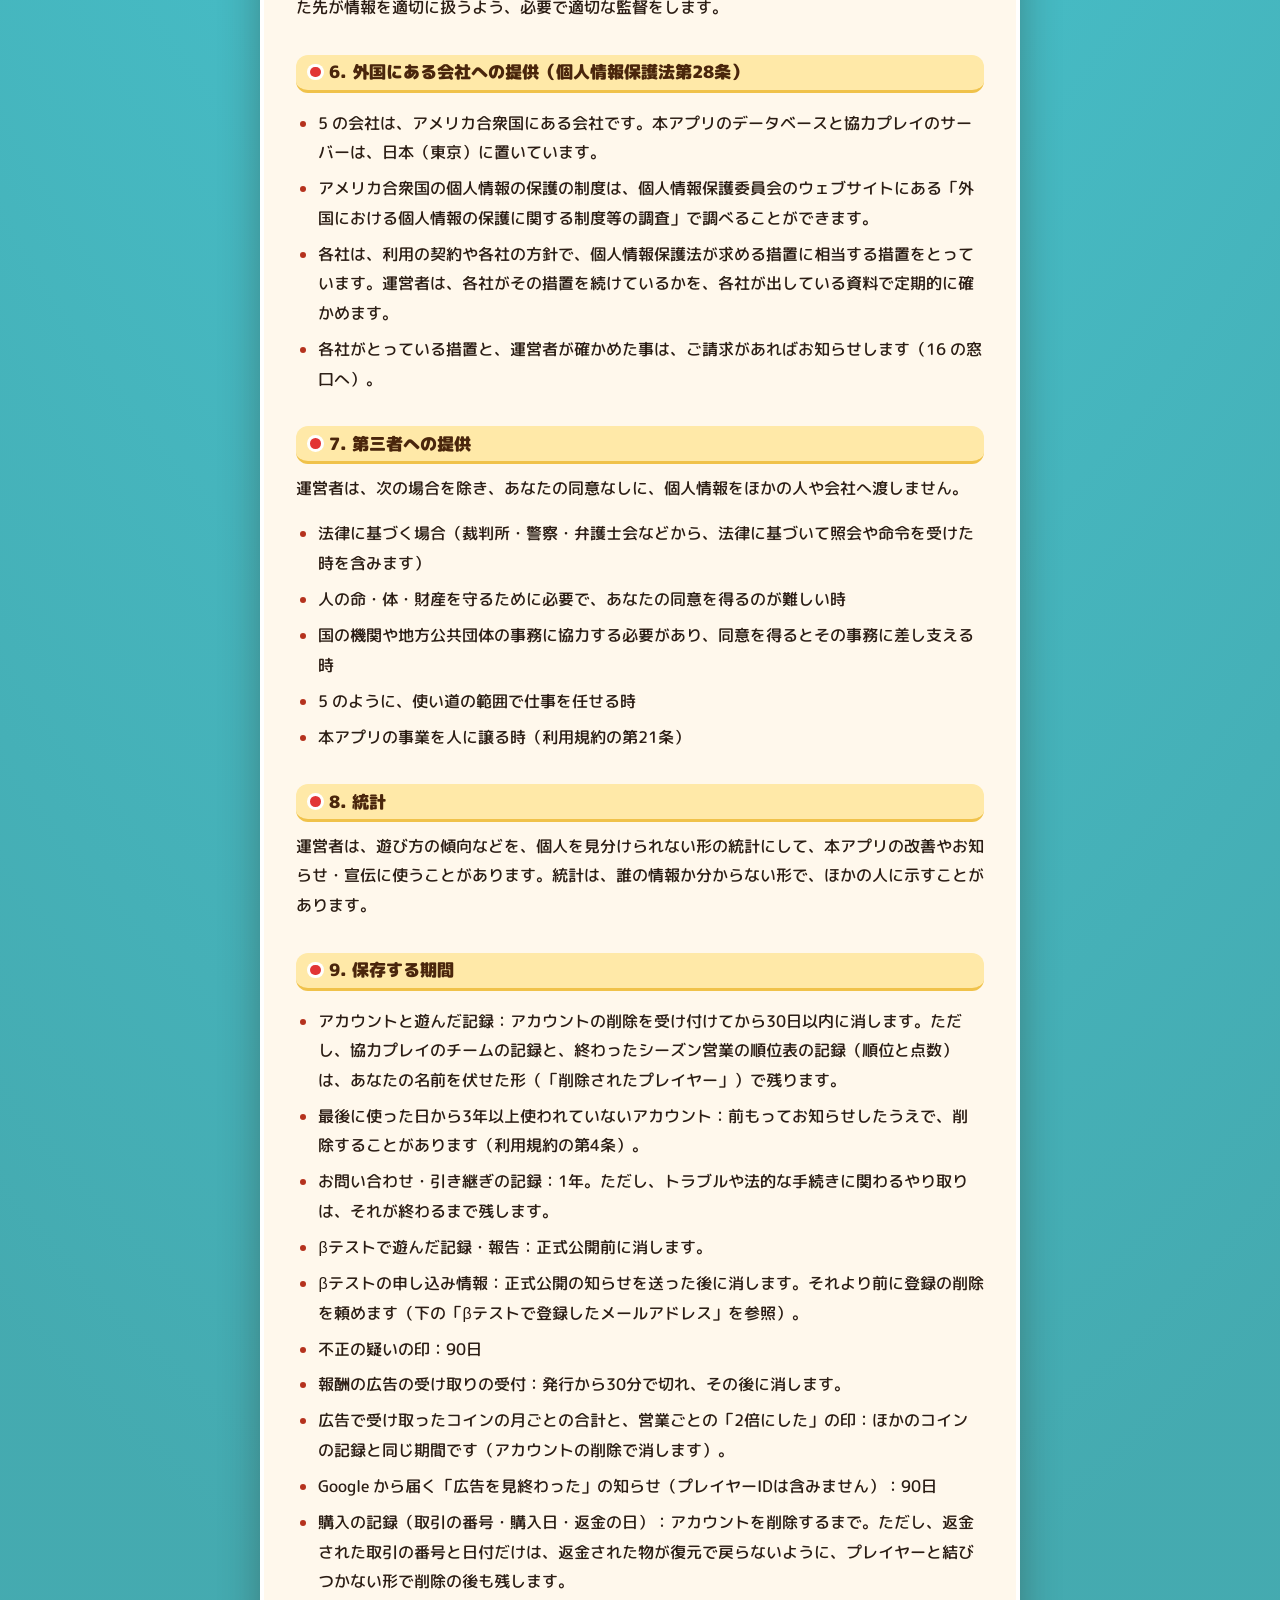
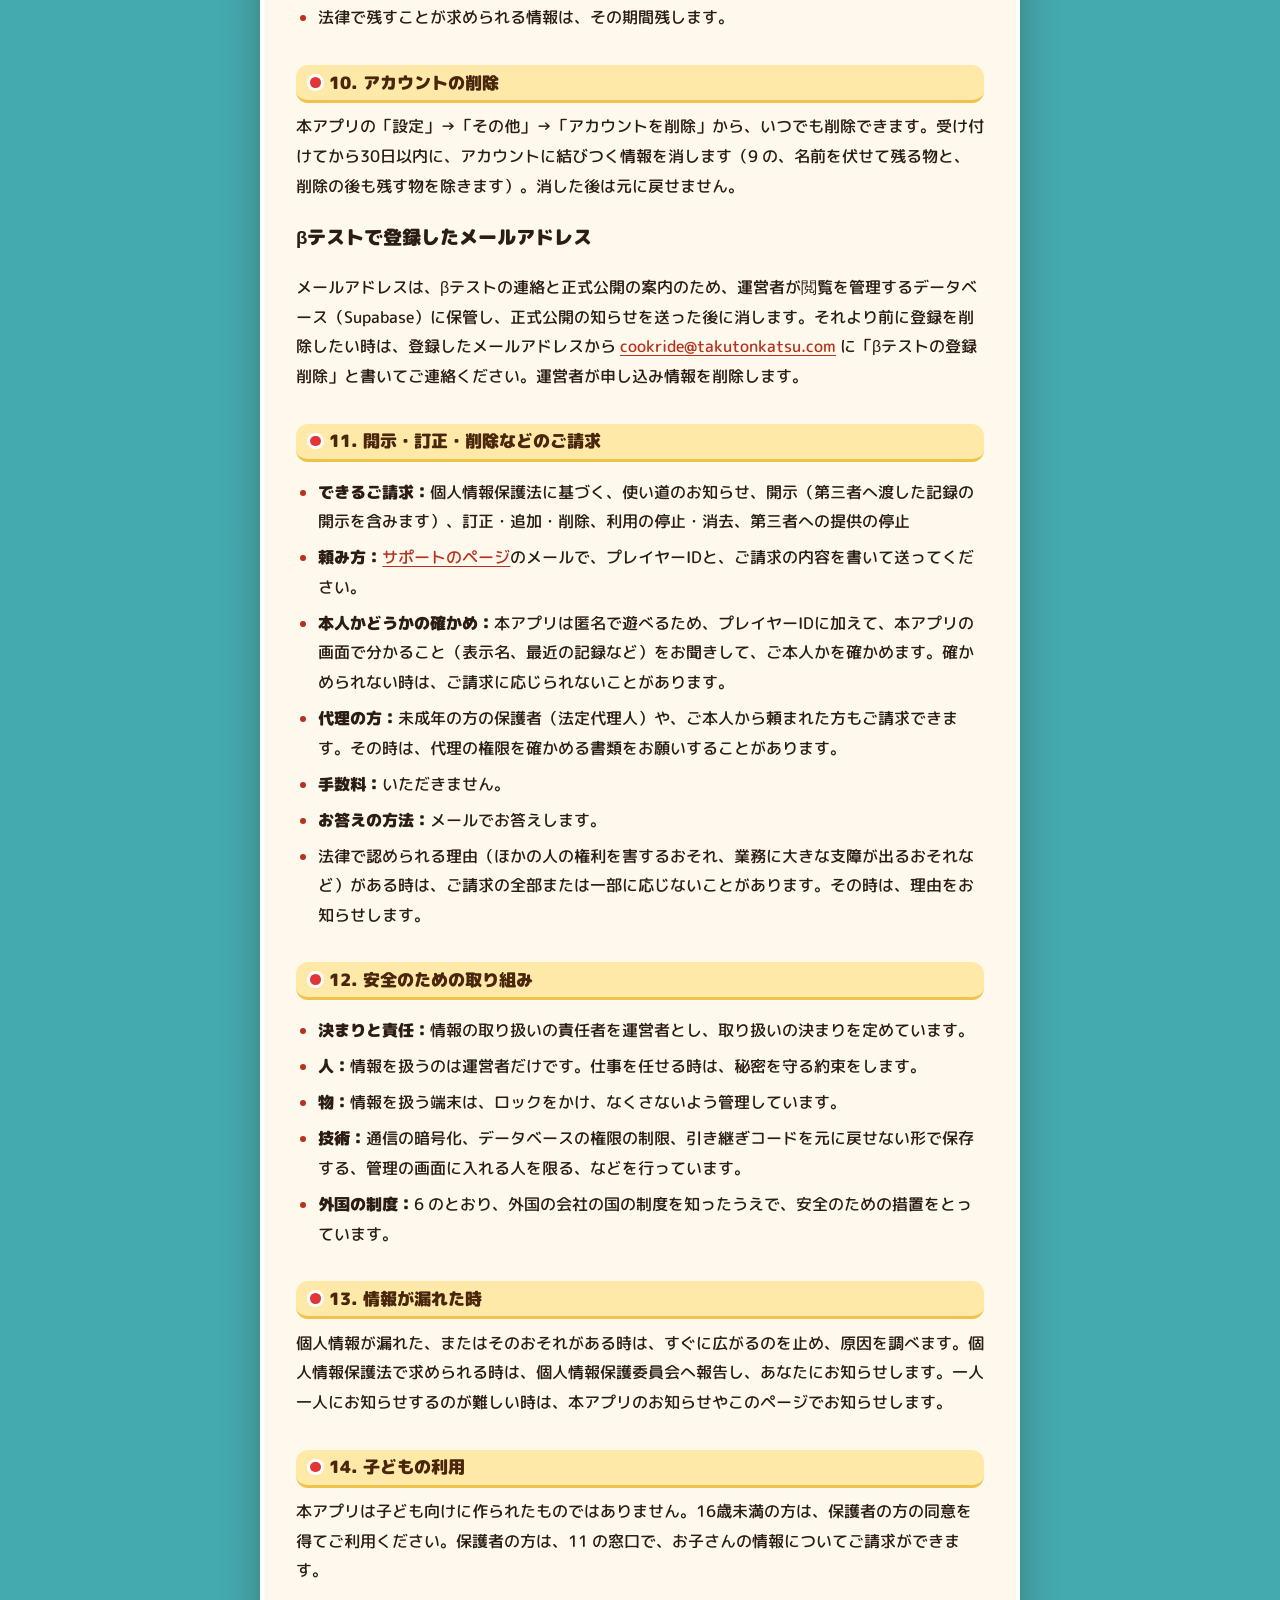
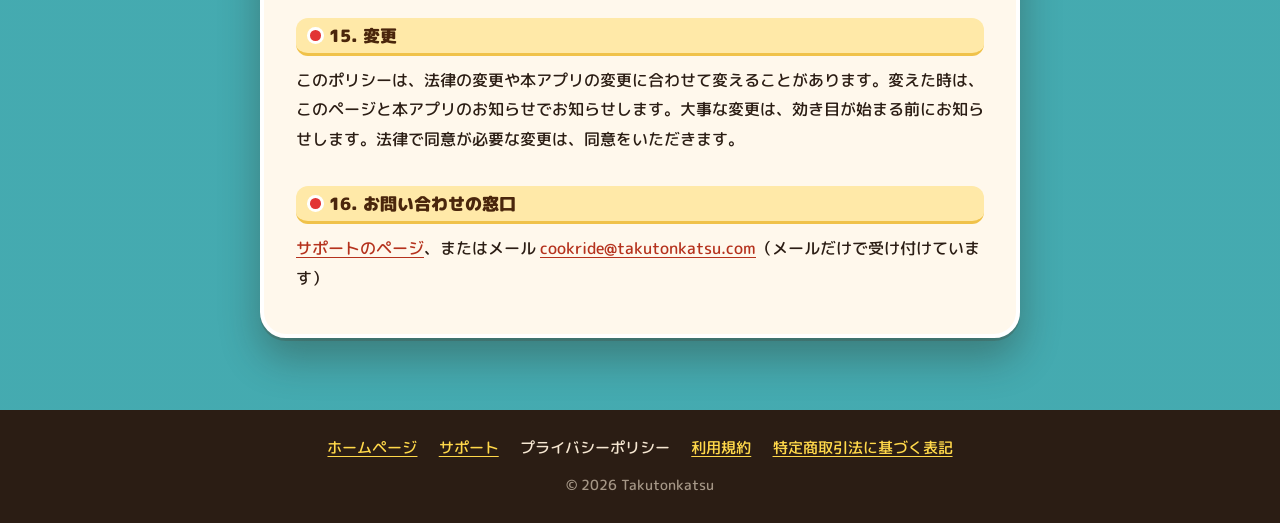
<file: cookride/privacy/index.html>
<!doctype html>
<html lang="ja">
<head>
  <meta charset="utf-8">
  <meta name="viewport" content="width=device-width, initial-scale=1, viewport-fit=cover">
  <meta http-equiv="Content-Security-Policy" content="default-src 'none'; style-src 'unsafe-inline'; img-src 'self'; font-src 'self'; base-uri 'none'; form-action 'none'">
  <meta name="referrer" content="no-referrer">
  <meta name="theme-color" content="#46bec8">
  <link rel="icon" href="../img/icon.png">
  <title>プライバシーポリシー｜クックライド（COOK RIDE!）</title>
  <style>
    @font-face { font-family: "CR Rounded"; font-weight: 900; font-display: swap; src: url(../font/pages-rounded-black.woff) format("woff"); }
    @font-face { font-family: "CR Rounded"; font-weight: 500; font-display: swap; src: url(../font/pages-rounded-medium.woff) format("woff"); }
    :root { color-scheme: light; --ink: #4a260c; --text: #2b1d14; --muted: #7a6656; --red: #e23535; --red-deep: #7a0f15; --red-tail: #a51c1f; --cream: #fff8ec; --line: #ead9c3; --c: #46bec8; }
    * { box-sizing: border-box; }
    body { margin: 0; background: #2b1d14; color: var(--text); font-family: "CR Rounded", "Hiragino Maru Gothic ProN", "Hiragino Sans", "Yu Gothic", sans-serif; font-weight: 500;
      line-height: 1.85; font-size: 16px; -webkit-text-size-adjust: 100%; overflow-x: hidden; }
    img { display: block; max-width: 100%; height: auto; }
    .band { position: relative; overflow: hidden; padding: max(18px, env(safe-area-inset-top)) 14px clamp(40px, 7vw, 72px);
      background: radial-gradient(120% 60% at 50% 12%, color-mix(in srgb, var(--c), #fff 30%), var(--c) 55%, color-mix(in srgb, var(--c), #3a1a00 12%)); }
    .band::before { content: ""; position: absolute; left: 50%; top: 260px; width: 220vmax; height: 220vmax; margin: -110vmax 0 0 -110vmax; pointer-events: none;
      background: repeating-conic-gradient(rgba(255, 255, 255, .17) 0 6deg, rgba(255, 255, 255, 0) 6deg 12deg);
      -webkit-mask: radial-gradient(circle, #000 0, rgba(0, 0, 0, .5) 22%, transparent 46%); mask: radial-gradient(circle, #000 0, rgba(0, 0, 0, .5) 22%, transparent 46%); }
    .head { position: relative; z-index: 1; width: min(760px, 100%); margin: 0 auto; text-align: center; }
    .logo { display: block; width: min(230px, 50%); margin: 0 auto clamp(10px, 2.4vw, 18px); filter: drop-shadow(0 6px 6px rgba(40, 20, 0, .3)); }
    h1 { position: relative; z-index: 4; display: inline-block; margin: 0; rotate: -2deg; font-weight: 900; font-size: clamp(1.15rem, 5.6vw, 2.2rem); line-height: 1.2; white-space: nowrap;
      filter: drop-shadow(0 8px 7px rgba(40, 20, 0, .3)); }
    h1 span { position: relative; z-index: 1; display: block; padding: .3em .85em .36em; color: #fff; -webkit-text-stroke: .17em var(--red-deep); paint-order: stroke fill;
      background: linear-gradient(#f04444, #d42a2a); border-radius: 4px; outline: 2px solid rgba(255, 255, 255, .9); outline-offset: -.24em; }
    h1::before, h1::after { content: ""; position: absolute; top: .34em; width: 1.2em; height: 100%; background: var(--red-tail); }
    h1::before { left: -.6em; clip-path: polygon(0 0, 100% 0, 100% 100%, 0 100%, .5em 50%); }
    h1::after { right: -.6em; clip-path: polygon(0 0, 100% 0, calc(100% - .5em) 50%, 100% 100%, 0 100%); }
    .app { position: relative; z-index: 5; display: table; margin: -.3em auto 0; padding: .1em 1.1em .14em; border-radius: 999px; background: linear-gradient(#ffe36a, #ffc93a); border: 3px solid var(--ink);
      font-weight: 900; font-size: clamp(.78rem, 3vw, 1rem); line-height: 1.5; color: #6e280a; box-shadow: 0 4px 0 rgba(74, 38, 12, .25); }
    .sheet { position: relative; z-index: 1; width: min(760px, 100%); margin: clamp(64px, 13vw, 92px) auto 0; }
    .chef { position: absolute; z-index: 0; right: 6%; top: clamp(-84px, -17vw, -62px); width: clamp(84px, 22vw, 124px); filter: drop-shadow(0 8px 8px rgba(40, 20, 0, .3)); }
    main { position: relative; z-index: 1; padding: clamp(20px, 4.5vw, 34px) clamp(16px, 4vw, 32px) clamp(22px, 4.5vw, 34px); border-radius: 26px; background: var(--cream); border: 4px solid #fff;
      box-shadow: 0 3px 0 rgba(74, 38, 12, .18), 0 20px 40px rgba(40, 20, 0, .3); }
    main > :first-child { margin-top: 0; }
    h2 { display: flex; align-items: center; gap: .5em; margin: 2rem 0 .6rem; padding: .28em .8em .3em; border-radius: 12px; background: #ffe9a8; border-bottom: 3px solid #f0c24a;
      font-weight: 900; font-size: 1.08rem; line-height: 1.45; color: var(--ink); }
    h2::before { content: ""; flex: none; width: .62em; height: .62em; border-radius: 50%; background: var(--red); box-shadow: 0 0 0 3px #fff; }
    p, li { margin: .4rem 0; }
    ol, ul { padding-left: 1.4rem; }
    li::marker { color: #b5321d; font-weight: 900; }
    strong, dt, th, label { font-weight: 900; }
    a { color: #b5321d; word-break: break-all; text-underline-offset: .2em; }
    .table { overflow-x: auto; border-radius: 14px; border: 2px solid var(--line); background: #fff; }
    table { border-collapse: collapse; width: 100%; font-size: .93rem; }
    th, td { border-bottom: 2px solid var(--line); padding: .55rem .7rem; text-align: left; vertical-align: top; }
    th + td, td + td, th + th { border-left: 2px solid var(--line); }
    tr:last-child > * { border-bottom: 0; }
    th { background: #fbe9d1; color: var(--ink); }
    
    .note, .hint { color: var(--muted); font-size: .9rem; }
    .bad { color: #b5321d; }
    .id-box { margin: .75rem 0 1rem; padding: .9rem 1rem; border-radius: 18px; background: #fff; border: 3px dashed #f0c24a; }
    .id-box label { display: block; font-size: .92rem; color: var(--ink); margin-bottom: .3rem; }
    .id-box input { width: 100%; font-size: 1.4rem; letter-spacing: .2em; font-family: ui-monospace, Menlo, monospace; padding: .45rem .7rem;
      border: 3px solid var(--ink); border-radius: 12px; background: var(--cream); color: var(--text); text-transform: uppercase; }
    .mail { display: block; width: min(22em, 100%); text-align: center; margin: 1.2rem auto .7rem; padding: .7rem 1rem .75rem; border-radius: 999px; border: 3px solid var(--ink);
      background: linear-gradient(#ffe36a, #ffc93a); color: var(--ink); font-weight: 900; font-size: 1.15rem; text-decoration: none; box-shadow: 0 6px 0 var(--ink); }
    .mail:active { transform: translateY(4px); box-shadow: 0 2px 0 var(--ink); }
    .warn { margin-top: 1rem; padding: .75rem 1rem; border-radius: 14px; border: 3px solid #f0a23a; background: #fff1d6; font-size: .93rem; }
    dl { margin: 0; }
    dt { margin-top: 1rem; padding: .5rem .8rem; border-radius: 12px 12px 0 0; background: #fbe9d1; color: var(--ink); }
    dd { margin: 0; padding: .55rem .8rem .65rem; border-radius: 0 0 12px 12px; background: #fff; border: 2px solid #fbe9d1; border-top: 0; }
    footer { padding: 24px 16px max(24px, env(safe-area-inset-bottom)); background: #2b1d14; color: #f6e7d2; text-align: center; font-size: .86rem; line-height: 1.9; }
    footer nav { display: flex; flex-wrap: wrap; justify-content: center; gap: .2em 1.4em; font-size: .95rem; }
    footer a { color: #ffd84a; word-break: normal; }
    footer a[aria-current] { color: #f6e7d2; text-decoration: none; }
    footer .copy { margin: 10px 0 0; opacity: .6; }
  </style>
</head>
<body>
<div class="band">
  <header class="head">
    <a href="../"><img class="logo" src="../img/logo.webp" width="1100" height="404" alt="クックライド（COOK RIDE!）のホームページへ"></a>
    <h1><span>プライバシーポリシー</span></h1>
    <p class="app">クックライド（COOK RIDE!）</p>
  </header>
  <div class="sheet">
    <img class="chef" src="../img/chef-penguin.webp" width="505" height="760" alt="">
<main>

  <p>制定日：2026年11月19日<br>改定日：2026年11月28日</p>

  <p>Takutonkatsu（以下「運営者」）は、スマートフォン向けゲーム「クックライド（COOK RIDE!）」（以下「本アプリ」）で取り扱う情報について、個人情報の保護に関する法律（以下「個人情報保護法」）などの法律に沿って、次のとおり定めます。</p>

  <h2>1. 運営者</h2>
  <ul>
    <li>名前：Takutonkatsu（個人）。情報の取り扱いの責任者も、運営者です。</li>
    <li>連絡先：<a href="https://takutonkatsu.com/cookride/support/">サポートのページ</a>、またはメール <a href="mailto:cookride@takutonkatsu.com">cookride@takutonkatsu.com</a></li>
    <li>住所と、代表者の氏名：ご請求があれば、遅滞なくお知らせします。</li>
  </ul>

  <h2>2. 取り扱う情報</h2>
  <ul>
    <li><strong>本アプリが自動で作るもの：</strong>匿名のアカウントの番号、プレイヤーID（英字と数字の6字）</li>
    <li><strong>あなたが入力するもの：</strong>表示名（ほかのプレイヤーに表示されます）</li>
    <li><strong>遊ぶと記録されるもの：</strong>ゲームの進み、持ち物（コイン・キャラクター・衣装・バッジ）、ステージの結果と記録、本店の配置、シーズン営業の記録（週ごとの課題の結果・★・順位）と課題ごとの配置、遊んだ日時などの利用の記録</li>
    <li><strong>通信のために扱うもの：</strong>IPアドレス（不正の防止のため、一部は元に戻せない形に変えて保存します）</li>
    <li><strong>購入した時：</strong>購入したかどうかの記録、Apple から届く購入の番号、返金されたかどうか。お支払いの情報（カードの番号など）は Apple が扱い、運営者は受け取りません。</li>
    <li><strong>広告を表示する時：</strong>広告の識別子（トラッキングを許可した場合だけ）、端末の情報、IPアドレスから推し量ったおおよその場所（国や地域の程度）、広告を見た・押した記録、アプリの動作の記録（止まった時の記録や動作の速さなど）。これらは Google が扱います（5 を参照）。</li>
    <li><strong>報酬の広告を見た時：</strong>受け取りの受付（どの営業か・足すコイン。短い間だけ）、月ごとの「広告で受け取ったコイン」の合計、営業ごとの「2倍にした」の印（運営者のサーバーに、アカウントと結びつけて保存します）。</li>
    <li><strong>お問い合わせの時：</strong>メールでいただいた内容、送り主のメールアドレス、プレイヤーID、やり取りの記録</li>
    <li><strong>βテストの申し込み時：</strong>メールアドレスと同意した日時・同意事項の版</li>
    <li><strong>βテスト中：</strong>遊んだ記録、報告の内容と報告に含まれる写真・端末情報</li>
  </ul>
  <p>本名、電話番号、住所、正確な位置、端末の連絡先は集めません。写真はβテストで報告に含まれるものを受け取ります。</p>

  <h2>3. 使い道</h2>
  <ul>
    <li>本アプリを動かすため（ログイン、進みの保存、協力プレイ、ランキング、シーズン営業）</li>
    <li>機種変更の引き継ぎのため</li>
    <li>お問い合わせに答えるため</li>
    <li>βテストの連絡と正式公開のお知らせを送り、遊んだ記録や報告を本アプリの改善に使うため</li>
    <li>不正やルール違反を見つけ、止め、利用規約に沿った措置をとるため</li>
    <li>トラブルを防ぎ、対応するため（お問い合わせのやり取りの記録を、法的な手続きや、警察などへの相談に使うことを含みます）</li>
    <li>障害を調べ、安定して運用し、本アプリをよりよくするため</li>
    <li>広告を表示し、その効果を測り、報酬の広告の受け取りを確かめるため</li>
    <li>アプリ内の購入を確かめ、「広告なし」を復元するため</li>
    <li>本アプリのお知らせや、利用規約・このポリシーの変更をお伝えするため</li>
    <li>個人を見分けられない形の統計を作るため（8 を参照）</li>
  </ul>
  <p>使い道を変える時は、変える前の使い道と、関連があると合理的に認められる範囲で変え、このページでお知らせします。</p>

  <h2>4. ほかのプレイヤーに見える情報</h2>
  <p>表示名、キャラクターと衣装、バッジ、ランキングとシーズン営業の順位表の記録、協力プレイのチームの記録、おすすめに選ばれた本店の配置。協力プレイの部屋の中では、同じ部屋の人に、表示名・キャラクターと衣装・店のランクが見え、名札を押すとプレイヤーIDも見えます。お持ちのコインの数は表示しません。</p>

  <h2>5. 外部へ送る情報（電気通信事業法に基づく公表）</h2>
  <div class="table">
  <table>
    <tr><th>送り先</th><th>送る情報</th><th>使い道</th></tr>
    <tr><td>Supabase, Inc.（データベース・ログイン）</td><td>2 の情報（お問い合わせのメールを除く）</td><td>本アプリの運営、βテストの受付と改善のため</td></tr>
    <tr><td>The Constant Company, LLC（Vultr、協力プレイのサーバー）</td><td>協力プレイ中の操作、IPアドレス</td><td>協力プレイのため</td></tr>
    <tr><td>Google LLC（Gmail）</td><td>お問い合わせのメール</td><td>お問い合わせを受け、答えるため</td></tr>
    <tr><td>GitHub, Inc.（このサイトを置いている所）</td><td>ページを開いた時の通信の記録（IPアドレス、開いたページのアドレスなど）</td><td>ページを届けるため</td></tr>
    <tr><td>Google LLC（AdMob、広告）</td><td>広告の識別子（許可した場合だけ）、IPアドレス、おおよその場所、端末の情報、広告を見た・押した記録、本アプリの利用と動作の記録</td><td>広告の表示・効果の測定・分析・不正の防止</td></tr>
    <tr><td>Apple Inc.（アプリ内の購入）</td><td>購入の情報</td><td>アプリ内の購入のため</td></tr>
  </table>
  </div>
  <p>Google の情報の扱いは <a href="https://policies.google.com/technologies/partner-sites">https://policies.google.com/technologies/partner-sites</a> をご覧ください。</p>
  <p>Google には、あなたのプレイヤーIDやアカウントの番号は送りません。</p>
  <p>広告に使う識別子は、iPhone の「設定」→「プライバシーとセキュリティ」→「トラッキング」で、いつでも止められます。止めても、遊べる内容は変わりません。</p>
  <p>上の会社には、本アプリを動かすための仕事を任せる形で情報を送っています。運営者は、任せた先が情報を適切に扱うよう、必要で適切な監督をします。</p>

  <h2>6. 外国にある会社への提供（個人情報保護法第28条）</h2>
  <ul>
    <li>5 の会社は、アメリカ合衆国にある会社です。本アプリのデータベースと協力プレイのサーバーは、日本（東京）に置いています。</li>
    <li>アメリカ合衆国の個人情報の保護の制度は、個人情報保護委員会のウェブサイトにある「外国における個人情報の保護に関する制度等の調査」で調べることができます。</li>
    <li>各社は、利用の契約や各社の方針で、個人情報保護法が求める措置に相当する措置をとっています。運営者は、各社がその措置を続けているかを、各社が出している資料で定期的に確かめます。</li>
    <li>各社がとっている措置と、運営者が確かめた事は、ご請求があればお知らせします（16 の窓口へ）。</li>
  </ul>

  <h2>7. 第三者への提供</h2>
  <p>運営者は、次の場合を除き、あなたの同意なしに、個人情報をほかの人や会社へ渡しません。</p>
  <ul>
    <li>法律に基づく場合（裁判所・警察・弁護士会などから、法律に基づいて照会や命令を受けた時を含みます）</li>
    <li>人の命・体・財産を守るために必要で、あなたの同意を得るのが難しい時</li>
    <li>国の機関や地方公共団体の事務に協力する必要があり、同意を得るとその事務に差し支える時</li>
    <li>5 のように、使い道の範囲で仕事を任せる時</li>
    <li>本アプリの事業を人に譲る時（利用規約の第21条）</li>
  </ul>

  <h2>8. 統計</h2>
  <p>運営者は、遊び方の傾向などを、個人を見分けられない形の統計にして、本アプリの改善やお知らせ・宣伝に使うことがあります。統計は、誰の情報か分からない形で、ほかの人に示すことがあります。</p>

  <h2>9. 保存する期間</h2>
  <ul>
    <li>アカウントと遊んだ記録：アカウントの削除を受け付けてから30日以内に消します。ただし、協力プレイのチームの記録と、終わったシーズン営業の順位表の記録（順位と点数）は、あなたの名前を伏せた形（「削除されたプレイヤー」）で残ります。</li>
    <li>最後に使った日から3年以上使われていないアカウント：前もってお知らせしたうえで、削除することがあります（利用規約の第4条）。</li>
    <li>お問い合わせ・引き継ぎの記録：1年。ただし、トラブルや法的な手続きに関わるやり取りは、それが終わるまで残します。</li>
    <li>βテストで遊んだ記録・報告：正式公開前に消します。</li>
    <li>βテストの申し込み情報：正式公開の知らせを送った後に消します。それより前に登録の削除を頼めます（下の「βテストで登録したメールアドレス」を参照）。</li>
    <li>不正の疑いの印：90日</li>
    <li>報酬の広告の受け取りの受付：発行から30分で切れ、その後に消します。</li>
    <li>広告で受け取ったコインの月ごとの合計と、営業ごとの「2倍にした」の印：ほかのコインの記録と同じ期間です（アカウントの削除で消します）。</li>
    <li>Google から届く「広告を見終わった」の知らせ（プレイヤーIDは含みません）：90日</li>
    <li>購入の記録（取引の番号・購入日・返金の日）：アカウントを削除するまで。ただし、返金された取引の番号と日付だけは、返金された物が復元で戻らないように、プレイヤーと結びつかない形で削除の後も残します。</li>
    <li>法律で残すことが求められる情報は、その期間残します。</li>
  </ul>

  <h2>10. アカウントの削除</h2>
  <p>本アプリの「設定」→「その他」→「アカウントを削除」から、いつでも削除できます。受け付けてから30日以内に、アカウントに結びつく情報を消します（9 の、名前を伏せて残る物と、削除の後も残す物を除きます）。消した後は元に戻せません。</p>
  <h3 id="beta-signup">βテストで登録したメールアドレス</h3>
  <p>メールアドレスは、βテストの連絡と正式公開の案内のため、運営者が閲覧を管理するデータベース（Supabase）に保管し、正式公開の知らせを送った後に消します。それより前に登録を削除したい時は、登録したメールアドレスから <a href="mailto:cookride@takutonkatsu.com?subject=%CE%B2%E3%83%86%E3%82%B9%E3%83%88%E3%81%AE%E7%99%BB%E9%8C%B2%E5%89%8A%E9%99%A4">cookride@takutonkatsu.com</a> に「βテストの登録削除」と書いてご連絡ください。運営者が申し込み情報を削除します。</p>

  <h2>11. 開示・訂正・削除などのご請求</h2>
  <ul>
    <li><strong>できるご請求：</strong>個人情報保護法に基づく、使い道のお知らせ、開示（第三者へ渡した記録の開示を含みます）、訂正・追加・削除、利用の停止・消去、第三者への提供の停止</li>
    <li><strong>頼み方：</strong><a href="https://takutonkatsu.com/cookride/support/">サポートのページ</a>のメールで、プレイヤーIDと、ご請求の内容を書いて送ってください。</li>
    <li><strong>本人かどうかの確かめ：</strong>本アプリは匿名で遊べるため、プレイヤーIDに加えて、本アプリの画面で分かること（表示名、最近の記録など）をお聞きして、ご本人かを確かめます。確かめられない時は、ご請求に応じられないことがあります。</li>
    <li><strong>代理の方：</strong>未成年の方の保護者（法定代理人）や、ご本人から頼まれた方もご請求できます。その時は、代理の権限を確かめる書類をお願いすることがあります。</li>
    <li><strong>手数料：</strong>いただきません。</li>
    <li><strong>お答えの方法：</strong>メールでお答えします。</li>
    <li>法律で認められる理由（ほかの人の権利を害するおそれ、業務に大きな支障が出るおそれなど）がある時は、ご請求の全部または一部に応じないことがあります。その時は、理由をお知らせします。</li>
  </ul>

  <h2>12. 安全のための取り組み</h2>
  <ul>
    <li><strong>決まりと責任：</strong>情報の取り扱いの責任者を運営者とし、取り扱いの決まりを定めています。</li>
    <li><strong>人：</strong>情報を扱うのは運営者だけです。仕事を任せる時は、秘密を守る約束をします。</li>
    <li><strong>物：</strong>情報を扱う端末は、ロックをかけ、なくさないよう管理しています。</li>
    <li><strong>技術：</strong>通信の暗号化、データベースの権限の制限、引き継ぎコードを元に戻せない形で保存する、管理の画面に入れる人を限る、などを行っています。</li>
    <li><strong>外国の制度：</strong>6 のとおり、外国の会社の国の制度を知ったうえで、安全のための措置をとっています。</li>
  </ul>

  <h2>13. 情報が漏れた時</h2>
  <p>個人情報が漏れた、またはそのおそれがある時は、すぐに広がるのを止め、原因を調べます。個人情報保護法で求められる時は、個人情報保護委員会へ報告し、あなたにお知らせします。一人一人にお知らせするのが難しい時は、本アプリのお知らせやこのページでお知らせします。</p>

  <h2>14. 子どもの利用</h2>
  <p>本アプリは子ども向けに作られたものではありません。16歳未満の方は、保護者の方の同意を得てご利用ください。保護者の方は、11 の窓口で、お子さんの情報についてご請求ができます。</p>

  <h2>15. 変更</h2>
  <p>このポリシーは、法律の変更や本アプリの変更に合わせて変えることがあります。変えた時は、このページと本アプリのお知らせでお知らせします。大事な変更は、効き目が始まる前にお知らせします。法律で同意が必要な変更は、同意をいただきます。</p>

  <h2>16. お問い合わせの窓口</h2>
  <p><a href="https://takutonkatsu.com/cookride/support/">サポートのページ</a>、またはメール <a href="mailto:cookride@takutonkatsu.com">cookride@takutonkatsu.com</a>（メールだけで受け付けています）</p>
</main>
  </div>
</div>
<footer>
  <nav>
    <a href="../">ホームページ</a>
    <a href="../support/">サポート</a>
    <a href="../privacy/" aria-current="page">プライバシーポリシー</a>
    <a href="../terms/">利用規約</a>
    <a href="../law/">特定商取引法に基づく表記</a>
  </nav>
  <p class="copy">© 2026 Takutonkatsu</p>
</footer>
</body>
</html>
</file>
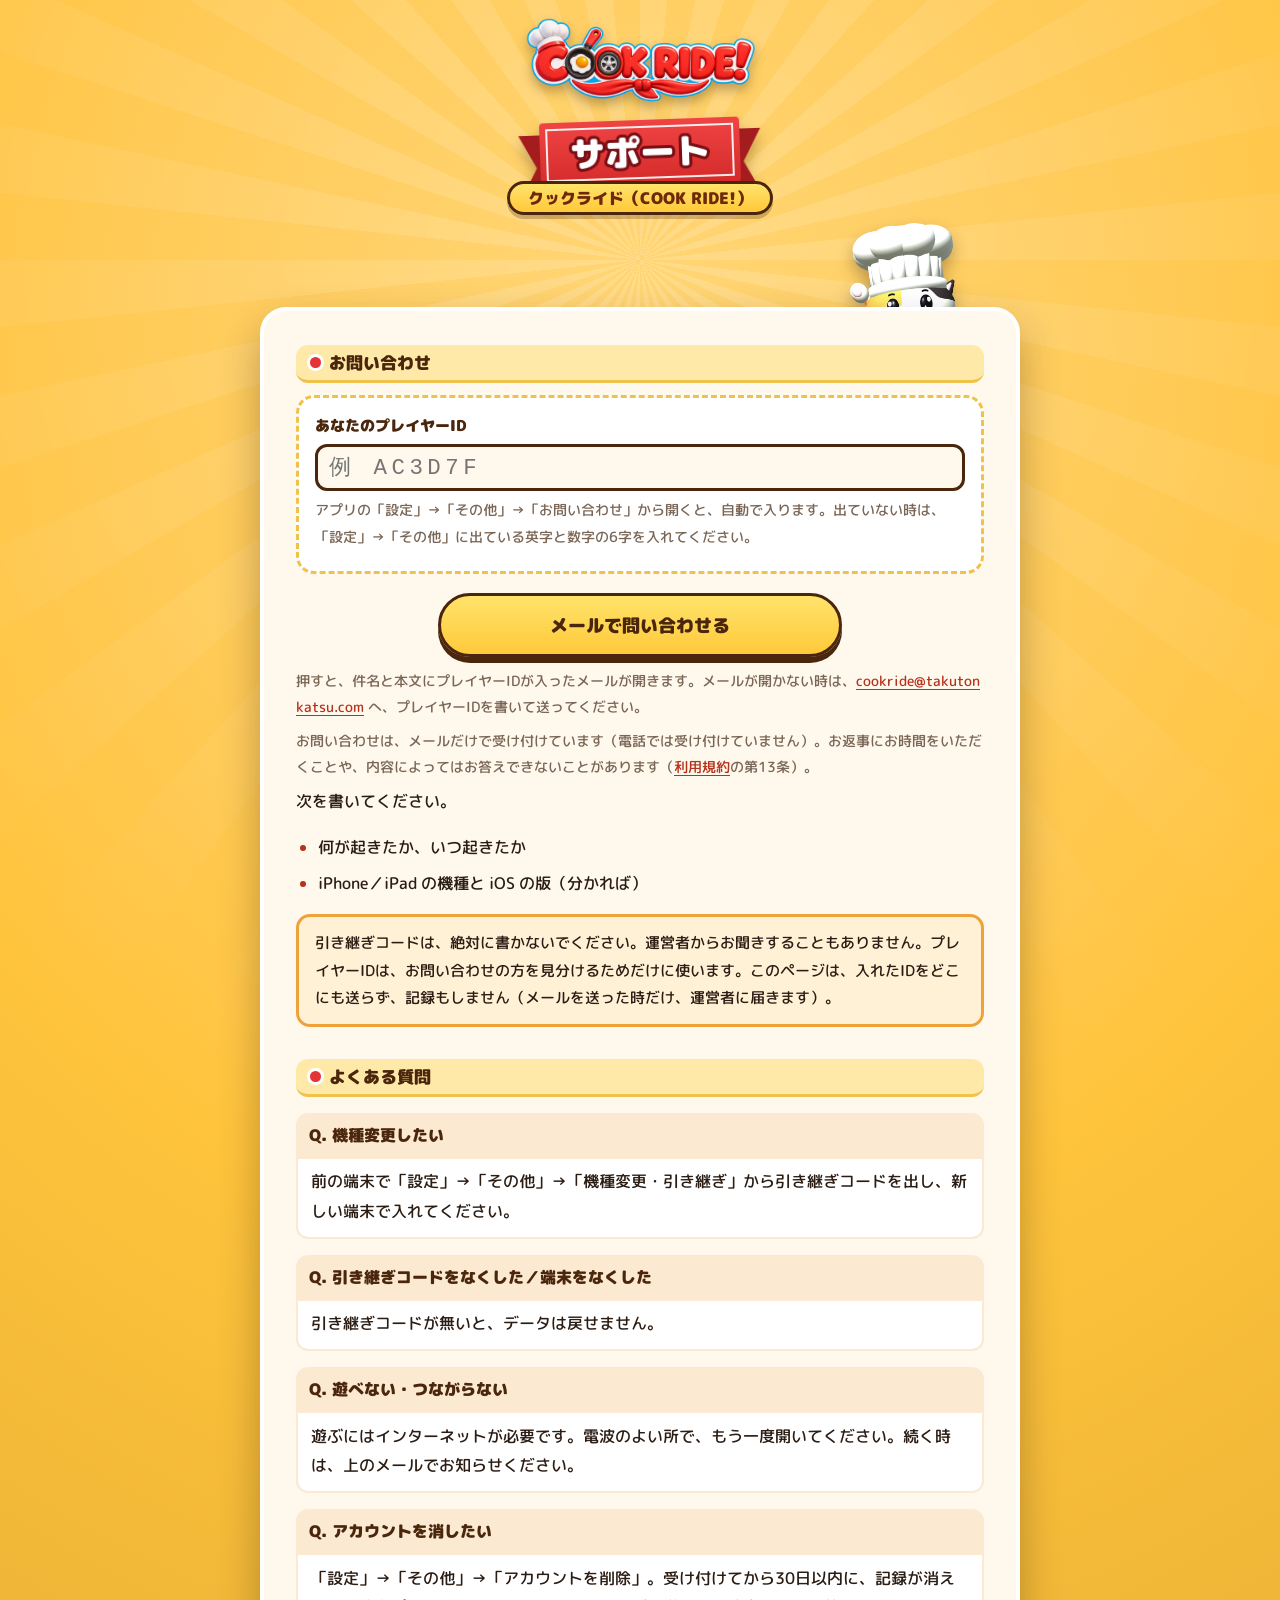
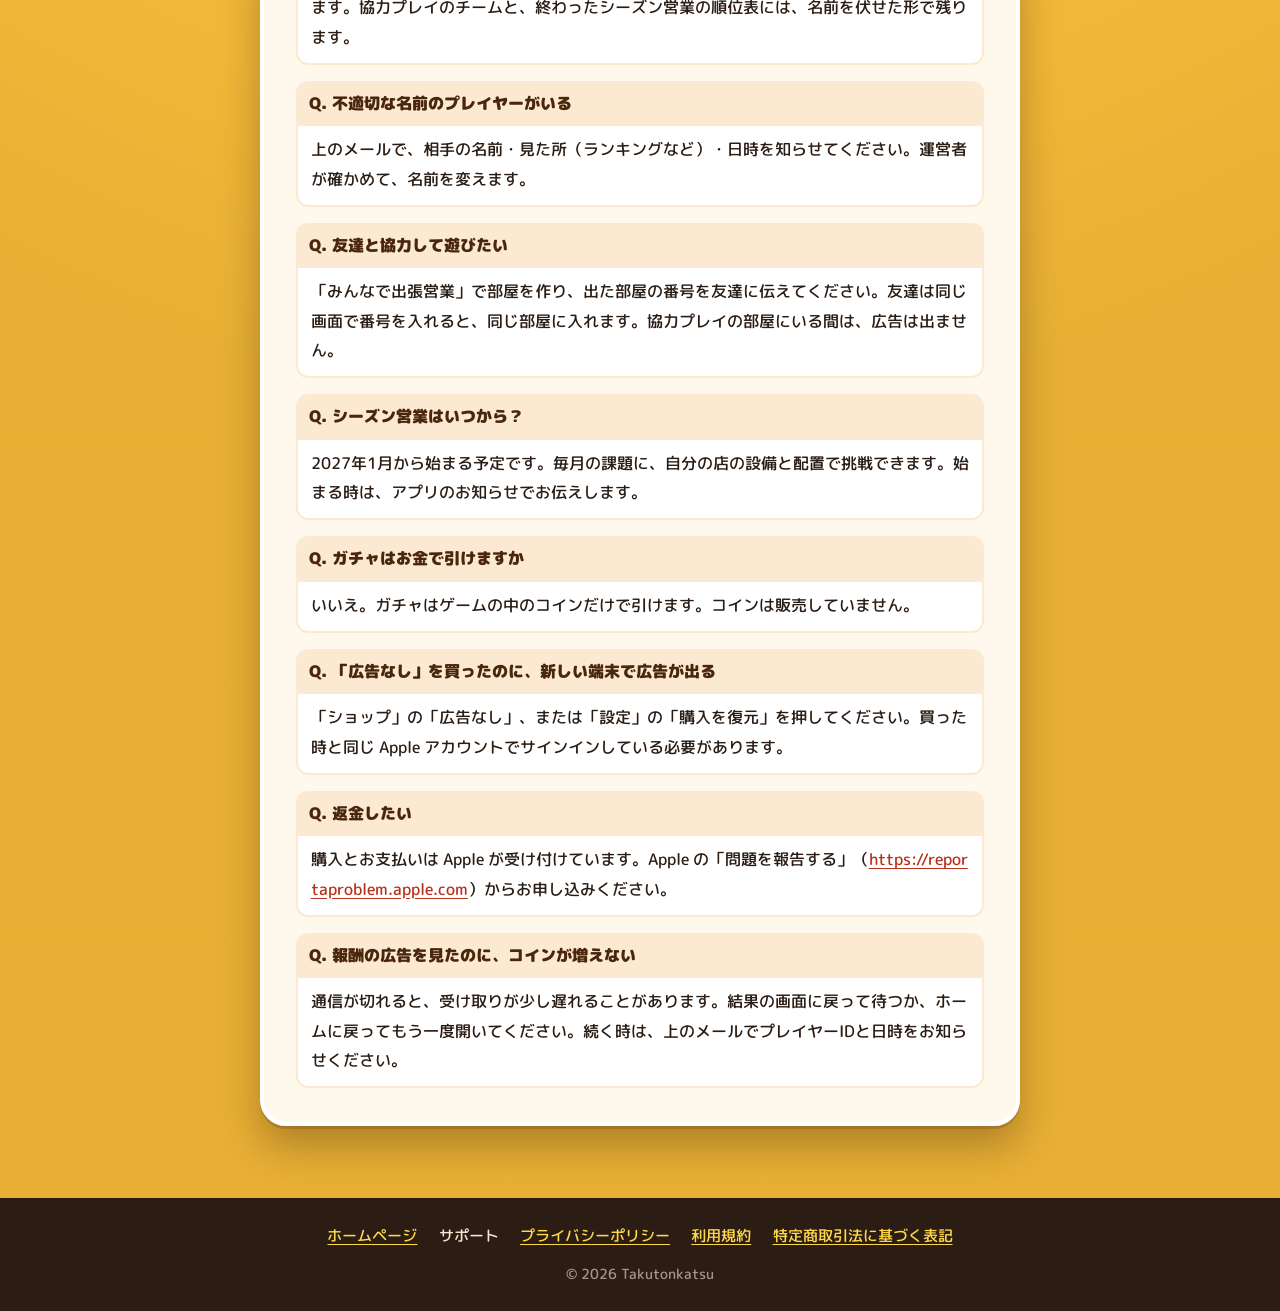
<file: cookride/support/index.html>
<!doctype html>
<html lang="ja">
<head>
  <meta charset="utf-8">
  <meta name="viewport" content="width=device-width, initial-scale=1, viewport-fit=cover">
  <meta http-equiv="Content-Security-Policy" content="default-src 'none'; style-src 'unsafe-inline'; img-src 'self'; font-src 'self'; script-src 'sha256-vNgi2AnHFZnNFLYF+722/DEAMDKaurjhv7uc7+7IhqU='; base-uri 'none'; form-action 'none'">
  <meta name="referrer" content="no-referrer">
  <meta name="theme-color" content="#ffc43c">
  <link rel="icon" href="../img/icon.png">
  <title>サポート｜クックライド（COOK RIDE!）</title>
  <style>
    @font-face { font-family: "CR Rounded"; font-weight: 900; font-display: swap; src: url(../font/pages-rounded-black.woff) format("woff"); }
    @font-face { font-family: "CR Rounded"; font-weight: 500; font-display: swap; src: url(../font/pages-rounded-medium.woff) format("woff"); }
    :root { color-scheme: light; --ink: #4a260c; --text: #2b1d14; --muted: #7a6656; --red: #e23535; --red-deep: #7a0f15; --red-tail: #a51c1f; --cream: #fff8ec; --line: #ead9c3; --c: #ffc43c; }
    * { box-sizing: border-box; }
    body { margin: 0; background: #2b1d14; color: var(--text); font-family: "CR Rounded", "Hiragino Maru Gothic ProN", "Hiragino Sans", "Yu Gothic", sans-serif; font-weight: 500;
      line-height: 1.85; font-size: 16px; -webkit-text-size-adjust: 100%; overflow-x: hidden; }
    img { display: block; max-width: 100%; height: auto; }
    .band { position: relative; overflow: hidden; padding: max(18px, env(safe-area-inset-top)) 14px clamp(40px, 7vw, 72px);
      background: radial-gradient(120% 60% at 50% 12%, color-mix(in srgb, var(--c), #fff 30%), var(--c) 55%, color-mix(in srgb, var(--c), #3a1a00 12%)); }
    .band::before { content: ""; position: absolute; left: 50%; top: 260px; width: 220vmax; height: 220vmax; margin: -110vmax 0 0 -110vmax; pointer-events: none;
      background: repeating-conic-gradient(rgba(255, 255, 255, .17) 0 6deg, rgba(255, 255, 255, 0) 6deg 12deg);
      -webkit-mask: radial-gradient(circle, #000 0, rgba(0, 0, 0, .5) 22%, transparent 46%); mask: radial-gradient(circle, #000 0, rgba(0, 0, 0, .5) 22%, transparent 46%); }
    .head { position: relative; z-index: 1; width: min(760px, 100%); margin: 0 auto; text-align: center; }
    .logo { display: block; width: min(230px, 50%); margin: 0 auto clamp(10px, 2.4vw, 18px); filter: drop-shadow(0 6px 6px rgba(40, 20, 0, .3)); }
    h1 { position: relative; z-index: 4; display: inline-block; margin: 0; rotate: -2deg; font-weight: 900; font-size: clamp(1.15rem, 5.6vw, 2.2rem); line-height: 1.2; white-space: nowrap;
      filter: drop-shadow(0 8px 7px rgba(40, 20, 0, .3)); }
    h1 span { position: relative; z-index: 1; display: block; padding: .3em .85em .36em; color: #fff; -webkit-text-stroke: .17em var(--red-deep); paint-order: stroke fill;
      background: linear-gradient(#f04444, #d42a2a); border-radius: 4px; outline: 2px solid rgba(255, 255, 255, .9); outline-offset: -.24em; }
    h1::before, h1::after { content: ""; position: absolute; top: .34em; width: 1.2em; height: 100%; background: var(--red-tail); }
    h1::before { left: -.6em; clip-path: polygon(0 0, 100% 0, 100% 100%, 0 100%, .5em 50%); }
    h1::after { right: -.6em; clip-path: polygon(0 0, 100% 0, calc(100% - .5em) 50%, 100% 100%, 0 100%); }
    .app { position: relative; z-index: 5; display: table; margin: -.3em auto 0; padding: .1em 1.1em .14em; border-radius: 999px; background: linear-gradient(#ffe36a, #ffc93a); border: 3px solid var(--ink);
      font-weight: 900; font-size: clamp(.78rem, 3vw, 1rem); line-height: 1.5; color: #6e280a; box-shadow: 0 4px 0 rgba(74, 38, 12, .25); }
    .sheet { position: relative; z-index: 1; width: min(760px, 100%); margin: clamp(64px, 13vw, 92px) auto 0; }
    .chef { position: absolute; z-index: 0; right: 6%; top: clamp(-84px, -17vw, -62px); width: clamp(84px, 22vw, 124px); filter: drop-shadow(0 8px 8px rgba(40, 20, 0, .3)); }
    main { position: relative; z-index: 1; padding: clamp(20px, 4.5vw, 34px) clamp(16px, 4vw, 32px) clamp(22px, 4.5vw, 34px); border-radius: 26px; background: var(--cream); border: 4px solid #fff;
      box-shadow: 0 3px 0 rgba(74, 38, 12, .18), 0 20px 40px rgba(40, 20, 0, .3); }
    main > :first-child { margin-top: 0; }
    h2 { display: flex; align-items: center; gap: .5em; margin: 2rem 0 .6rem; padding: .28em .8em .3em; border-radius: 12px; background: #ffe9a8; border-bottom: 3px solid #f0c24a;
      font-weight: 900; font-size: 1.08rem; line-height: 1.45; color: var(--ink); }
    h2::before { content: ""; flex: none; width: .62em; height: .62em; border-radius: 50%; background: var(--red); box-shadow: 0 0 0 3px #fff; }
    p, li { margin: .4rem 0; }
    ol, ul { padding-left: 1.4rem; }
    li::marker { color: #b5321d; font-weight: 900; }
    strong, dt, th, label { font-weight: 900; }
    a { color: #b5321d; word-break: break-all; text-underline-offset: .2em; }
    .table { overflow-x: auto; border-radius: 14px; border: 2px solid var(--line); background: #fff; }
    table { border-collapse: collapse; width: 100%; font-size: .93rem; }
    th, td { border-bottom: 2px solid var(--line); padding: .55rem .7rem; text-align: left; vertical-align: top; }
    th + td, td + td, th + th { border-left: 2px solid var(--line); }
    tr:last-child > * { border-bottom: 0; }
    th { background: #fbe9d1; color: var(--ink); }
    
    .note, .hint { color: var(--muted); font-size: .9rem; }
    .bad { color: #b5321d; }
    .id-box { margin: .75rem 0 1rem; padding: .9rem 1rem; border-radius: 18px; background: #fff; border: 3px dashed #f0c24a; }
    .id-box label { display: block; font-size: .92rem; color: var(--ink); margin-bottom: .3rem; }
    .id-box input { width: 100%; font-size: 1.4rem; letter-spacing: .2em; font-family: ui-monospace, Menlo, monospace; padding: .45rem .7rem;
      border: 3px solid var(--ink); border-radius: 12px; background: var(--cream); color: var(--text); text-transform: uppercase; }
    .mail { display: block; width: min(22em, 100%); text-align: center; margin: 1.2rem auto .7rem; padding: .7rem 1rem .75rem; border-radius: 999px; border: 3px solid var(--ink);
      background: linear-gradient(#ffe36a, #ffc93a); color: var(--ink); font-weight: 900; font-size: 1.15rem; text-decoration: none; box-shadow: 0 6px 0 var(--ink); }
    .mail:active { transform: translateY(4px); box-shadow: 0 2px 0 var(--ink); }
    .warn { margin-top: 1rem; padding: .75rem 1rem; border-radius: 14px; border: 3px solid #f0a23a; background: #fff1d6; font-size: .93rem; }
    dl { margin: 0; }
    dt { margin-top: 1rem; padding: .5rem .8rem; border-radius: 12px 12px 0 0; background: #fbe9d1; color: var(--ink); }
    dd { margin: 0; padding: .55rem .8rem .65rem; border-radius: 0 0 12px 12px; background: #fff; border: 2px solid #fbe9d1; border-top: 0; }
    footer { padding: 24px 16px max(24px, env(safe-area-inset-bottom)); background: #2b1d14; color: #f6e7d2; text-align: center; font-size: .86rem; line-height: 1.9; }
    footer nav { display: flex; flex-wrap: wrap; justify-content: center; gap: .2em 1.4em; font-size: .95rem; }
    footer a { color: #ffd84a; word-break: normal; }
    footer a[aria-current] { color: #f6e7d2; text-decoration: none; }
    footer .copy { margin: 10px 0 0; opacity: .6; }
  </style>
</head>
<body>
<div class="band">
  <header class="head">
    <a href="../"><img class="logo" src="../img/logo.webp" width="1100" height="404" alt="クックライド（COOK RIDE!）のホームページへ"></a>
    <h1><span>サポート</span></h1>
    <p class="app">クックライド（COOK RIDE!）</p>
  </header>
  <div class="sheet">
    <img class="chef" src="../img/chef-cat.webp" width="478" height="760" alt="">
<main>

  <h2>お問い合わせ</h2>
  <div class="id-box">
    <label for="player-id">あなたのプレイヤーID</label>
    <input id="player-id" inputmode="text" autocomplete="off" autocapitalize="characters" spellcheck="false" maxlength="6" placeholder="例 AC3D7F">
    <p id="id-hint" class="hint">アプリの「設定」→「その他」→「お問い合わせ」から開くと、自動で入ります。出ていない時は、「設定」→「その他」に出ている英字と数字の6字を入れてください。</p>
  </div>

  <a id="mail" class="mail" href="mailto:cookride@takutonkatsu.com">メールで問い合わせる</a>
  <p class="hint">押すと、件名と本文にプレイヤーIDが入ったメールが開きます。メールが開かない時は、<a href="mailto:cookride@takutonkatsu.com">cookride@takutonkatsu.com</a> へ、プレイヤーIDを書いて送ってください。</p>

  <p class="hint">お問い合わせは、メールだけで受け付けています（電話では受け付けていません）。お返事にお時間をいただくことや、内容によってはお答えできないことがあります（<a href="https://takutonkatsu.com/cookride/terms/">利用規約</a>の第13条）。</p>
  <p>次を書いてください。</p>
  <ul>
    <li>何が起きたか、いつ起きたか</li>
    <li>iPhone／iPad の機種と iOS の版（分かれば）</li>
  </ul>
  <p class="warn">引き継ぎコードは、絶対に書かないでください。運営者からお聞きすることもありません。プレイヤーIDは、お問い合わせの方を見分けるためだけに使います。このページは、入れたIDをどこにも送らず、記録もしません（メールを送った時だけ、運営者に届きます）。</p>

  <h2>よくある質問</h2>
  <dl>
    <dt>Q. 機種変更したい</dt>
    <dd>前の端末で「設定」→「その他」→「機種変更・引き継ぎ」から引き継ぎコードを出し、新しい端末で入れてください。</dd>
    <dt>Q. 引き継ぎコードをなくした／端末をなくした</dt>
    <dd>引き継ぎコードが無いと、データは戻せません。</dd>
    <dt>Q. 遊べない・つながらない</dt>
    <dd>遊ぶにはインターネットが必要です。電波のよい所で、もう一度開いてください。続く時は、上のメールでお知らせください。</dd>
    <dt>Q. アカウントを消したい</dt>
    <dd>「設定」→「その他」→「アカウントを削除」。受け付けてから30日以内に、記録が消えます。協力プレイのチームと、終わったシーズン営業の順位表には、名前を伏せた形で残ります。</dd>
    <dt>Q. 不適切な名前のプレイヤーがいる</dt>
    <dd>上のメールで、相手の名前・見た所（ランキングなど）・日時を知らせてください。運営者が確かめて、名前を変えます。</dd>
    <dt>Q. 友達と協力して遊びたい</dt>
    <dd>「みんなで出張営業」で部屋を作り、出た部屋の番号を友達に伝えてください。友達は同じ画面で番号を入れると、同じ部屋に入れます。協力プレイの部屋にいる間は、広告は出ません。</dd>
    <dt>Q. シーズン営業はいつから？</dt>
    <dd>2027年1月から始まる予定です。毎月の課題に、自分の店の設備と配置で挑戦できます。始まる時は、アプリのお知らせでお伝えします。</dd>
    <dt>Q. ガチャはお金で引けますか</dt>
    <dd>いいえ。ガチャはゲームの中のコインだけで引けます。コインは販売していません。</dd>
    <dt>Q. 「広告なし」を買ったのに、新しい端末で広告が出る</dt>
    <dd>「ショップ」の「広告なし」、または「設定」の「購入を復元」を押してください。買った時と同じ Apple アカウントでサインインしている必要があります。</dd>
    <dt>Q. 返金したい</dt>
    <dd>購入とお支払いは Apple が受け付けています。Apple の「問題を報告する」（<a href="https://reportaproblem.apple.com">https://reportaproblem.apple.com</a>）からお申し込みください。</dd>
    <dt>Q. 報酬の広告を見たのに、コインが増えない</dt>
    <dd>通信が切れると、受け取りが少し遅れることがあります。結果の画面に戻って待つか、ホームに戻ってもう一度開いてください。続く時は、上のメールでプレイヤーIDと日時をお知らせください。</dd>
  </dl>
</main>
  </div>
</div>
<footer>
  <nav>
    <a href="../">ホームページ</a>
    <a href="../support/" aria-current="page">サポート</a>
    <a href="../privacy/">プライバシーポリシー</a>
    <a href="../terms/">利用規約</a>
    <a href="../law/">特定商取引法に基づく表記</a>
  </nav>
  <p class="copy">© 2026 Takutonkatsu</p>
</footer>
<script>
(function () {
  var MAIL = "cookride@takutonkatsu.com";
  var SUBJECT = "クックライド 問い合わせ";
  var SHAPE = /^[ACDEFGHJKMNPQRTUVWXY34679]{6}$/;
  var input = document.getElementById("player-id");
  var hint = document.getElementById("id-hint");
  var mail = document.getElementById("mail");
  var hintText = hint.textContent;
  function valid(v) { return SHAPE.test(v) && /[A-Z]/.test(v); }
  function update() {
    var v = (input.value || "").trim().toUpperCase();
    var body = "プレイヤーID：" + (valid(v) ? v : "（ここに6字を書いてください）") + "\n\n" +
      "■ 何が起きたか、いつ起きたか\n\n\n" +
      "■ iPhone／iPad の機種と iOS の版（分かれば）\n\n";
    mail.href = "mailto:" + MAIL + "?subject=" + encodeURIComponent(SUBJECT) + "&body=" + encodeURIComponent(body);
    if (v && !valid(v)) { hint.textContent = "プレイヤーIDの形が違うようです。「設定」→「その他」に出ている英字と数字の6字を入れてください。"; hint.className = "hint bad"; }
    else { hint.textContent = hintText; hint.className = "hint"; }
  }
  var given = "";
  try { given = (new URLSearchParams(window.location.search).get("id") || "").trim().toUpperCase(); } catch (e) { given = ""; }
  if (valid(given)) input.value = given;
  try { if (window.location.search) history.replaceState(null, "", window.location.pathname); } catch (e) {}
  input.addEventListener("input", update);
  update();
})();
</script>
</body>
</html>
</file>
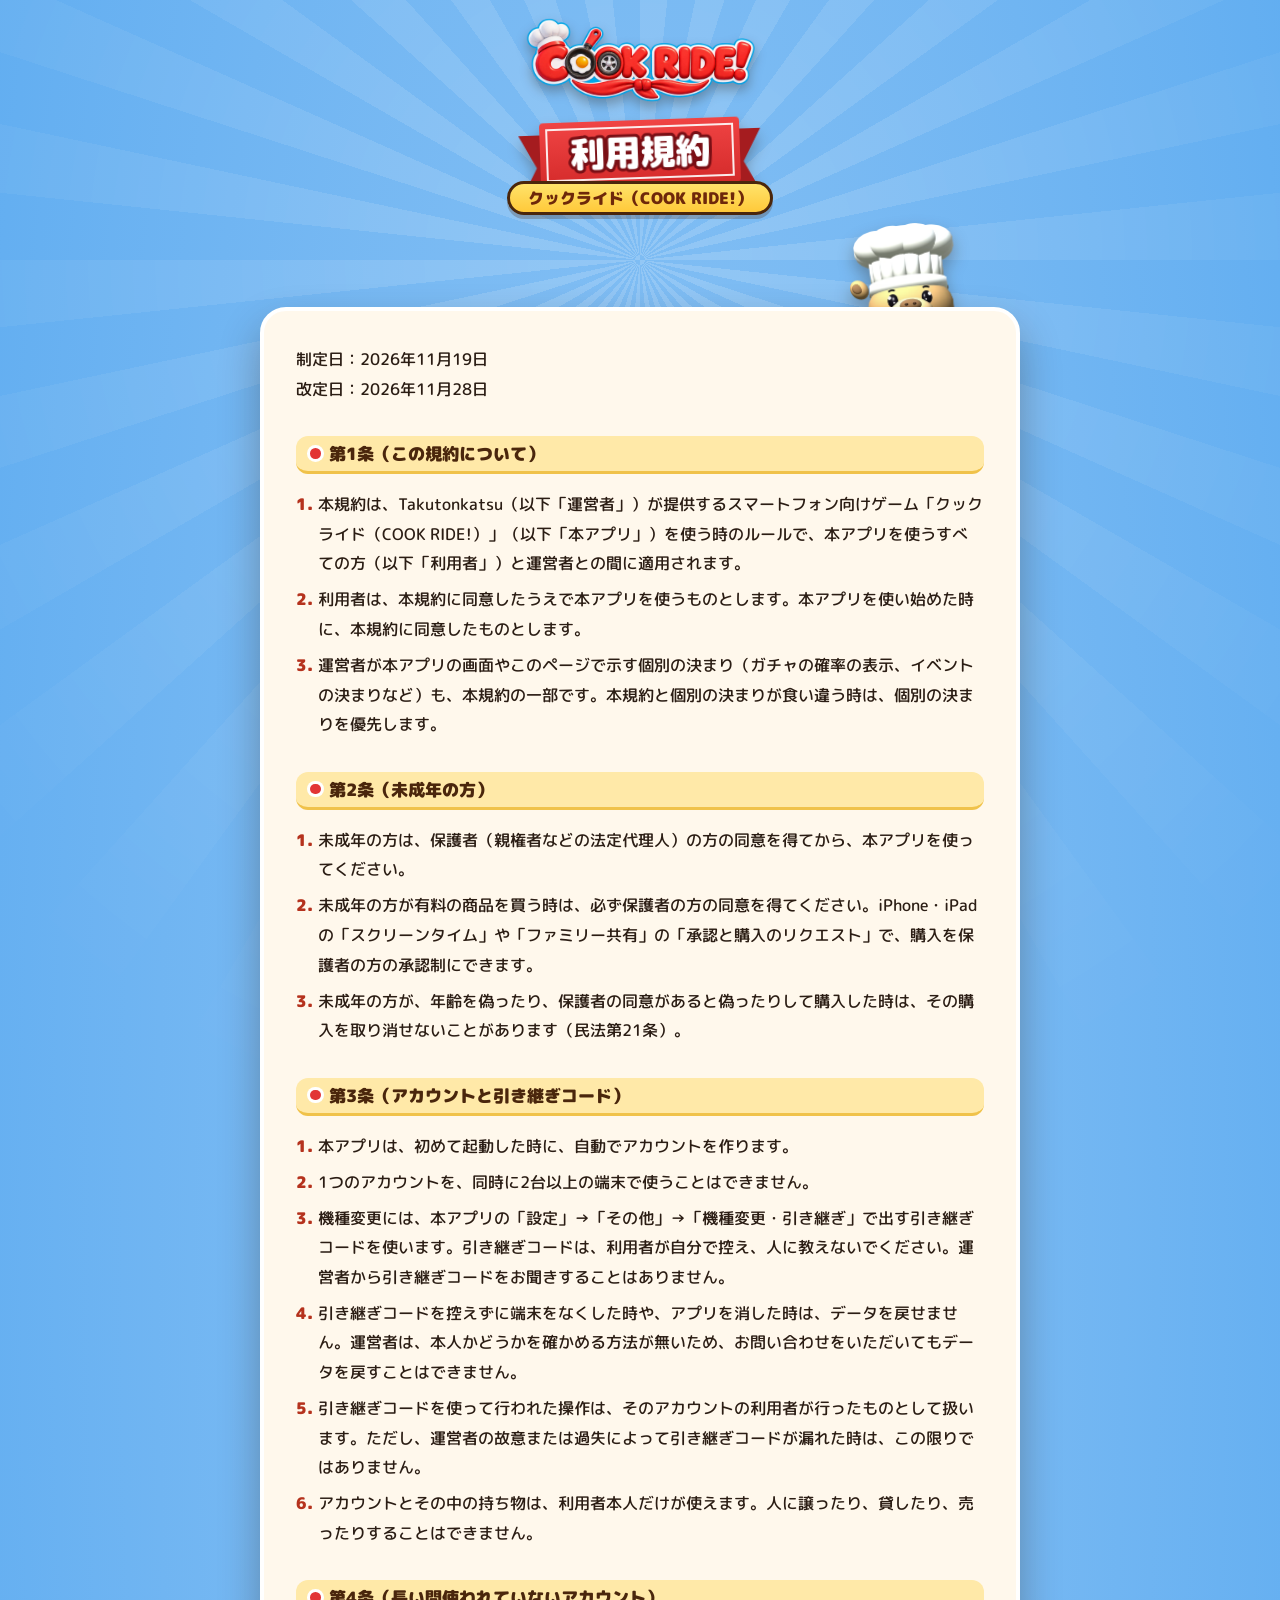
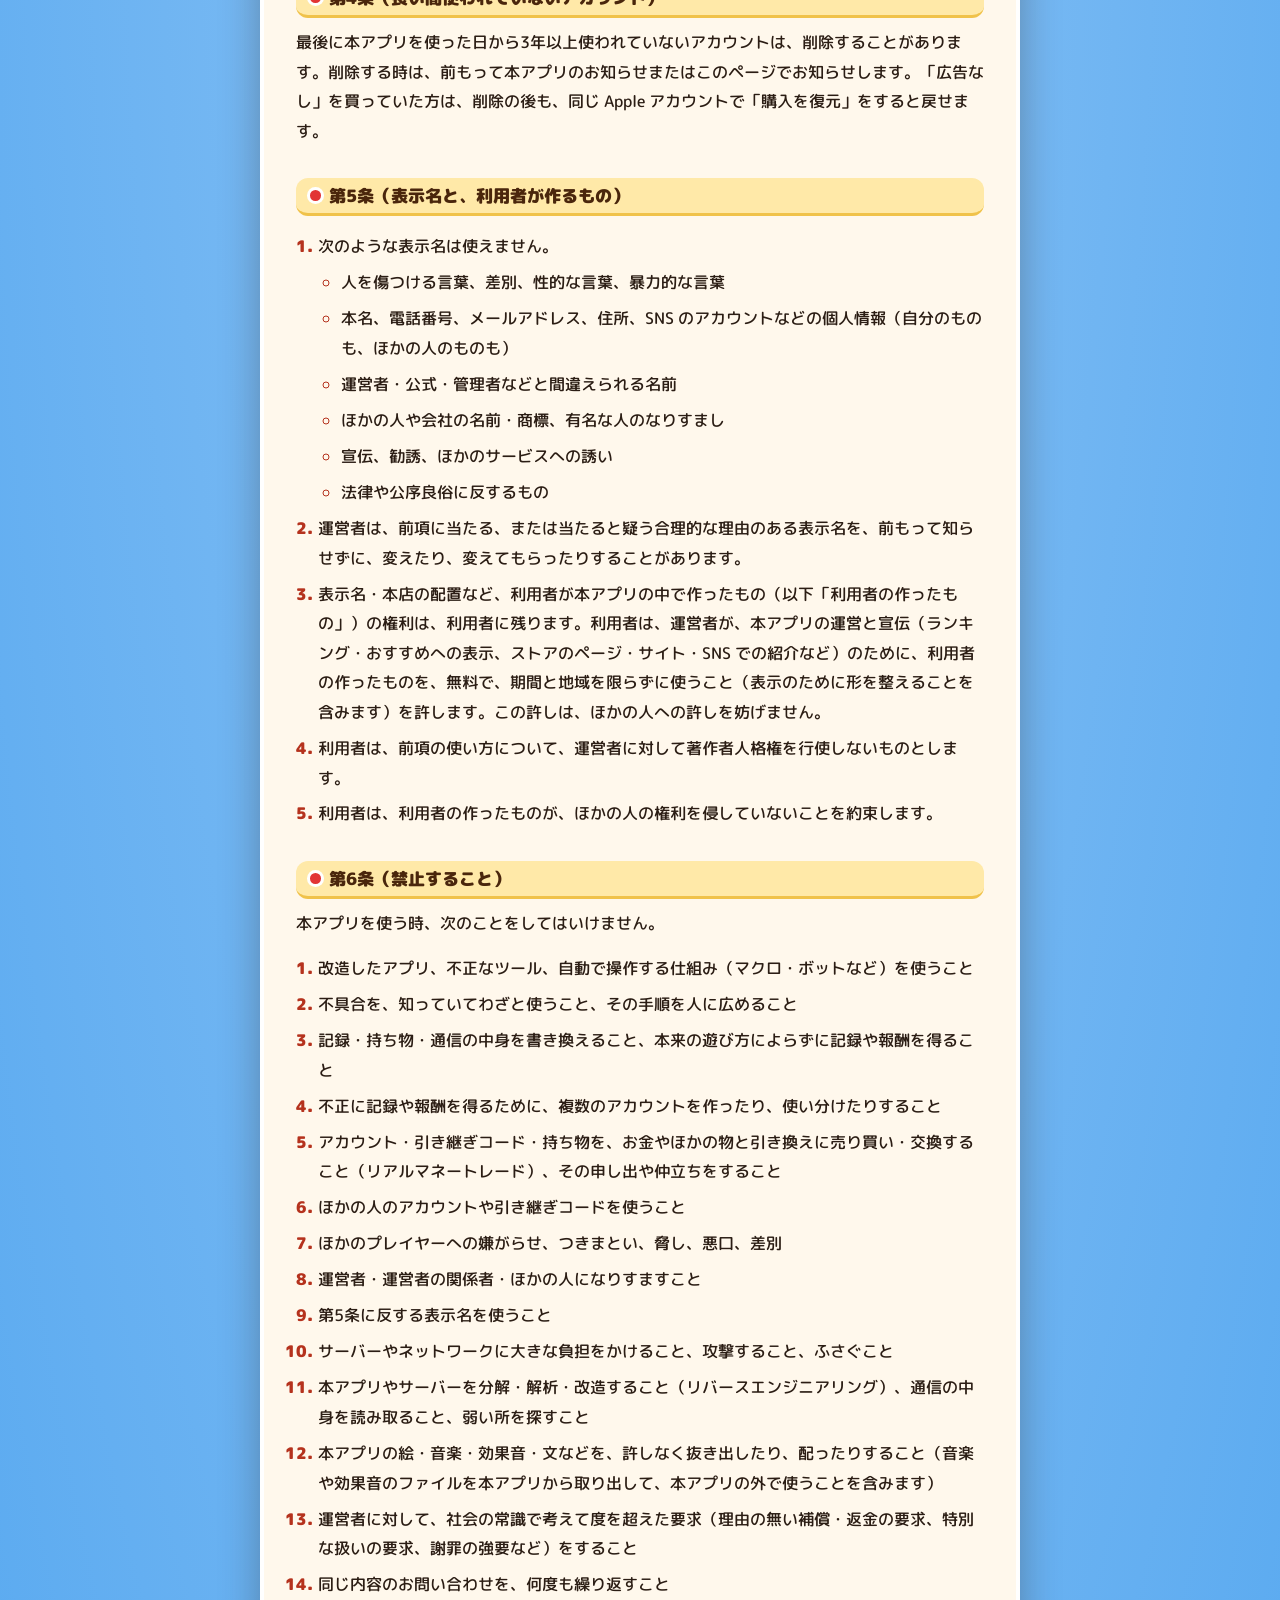
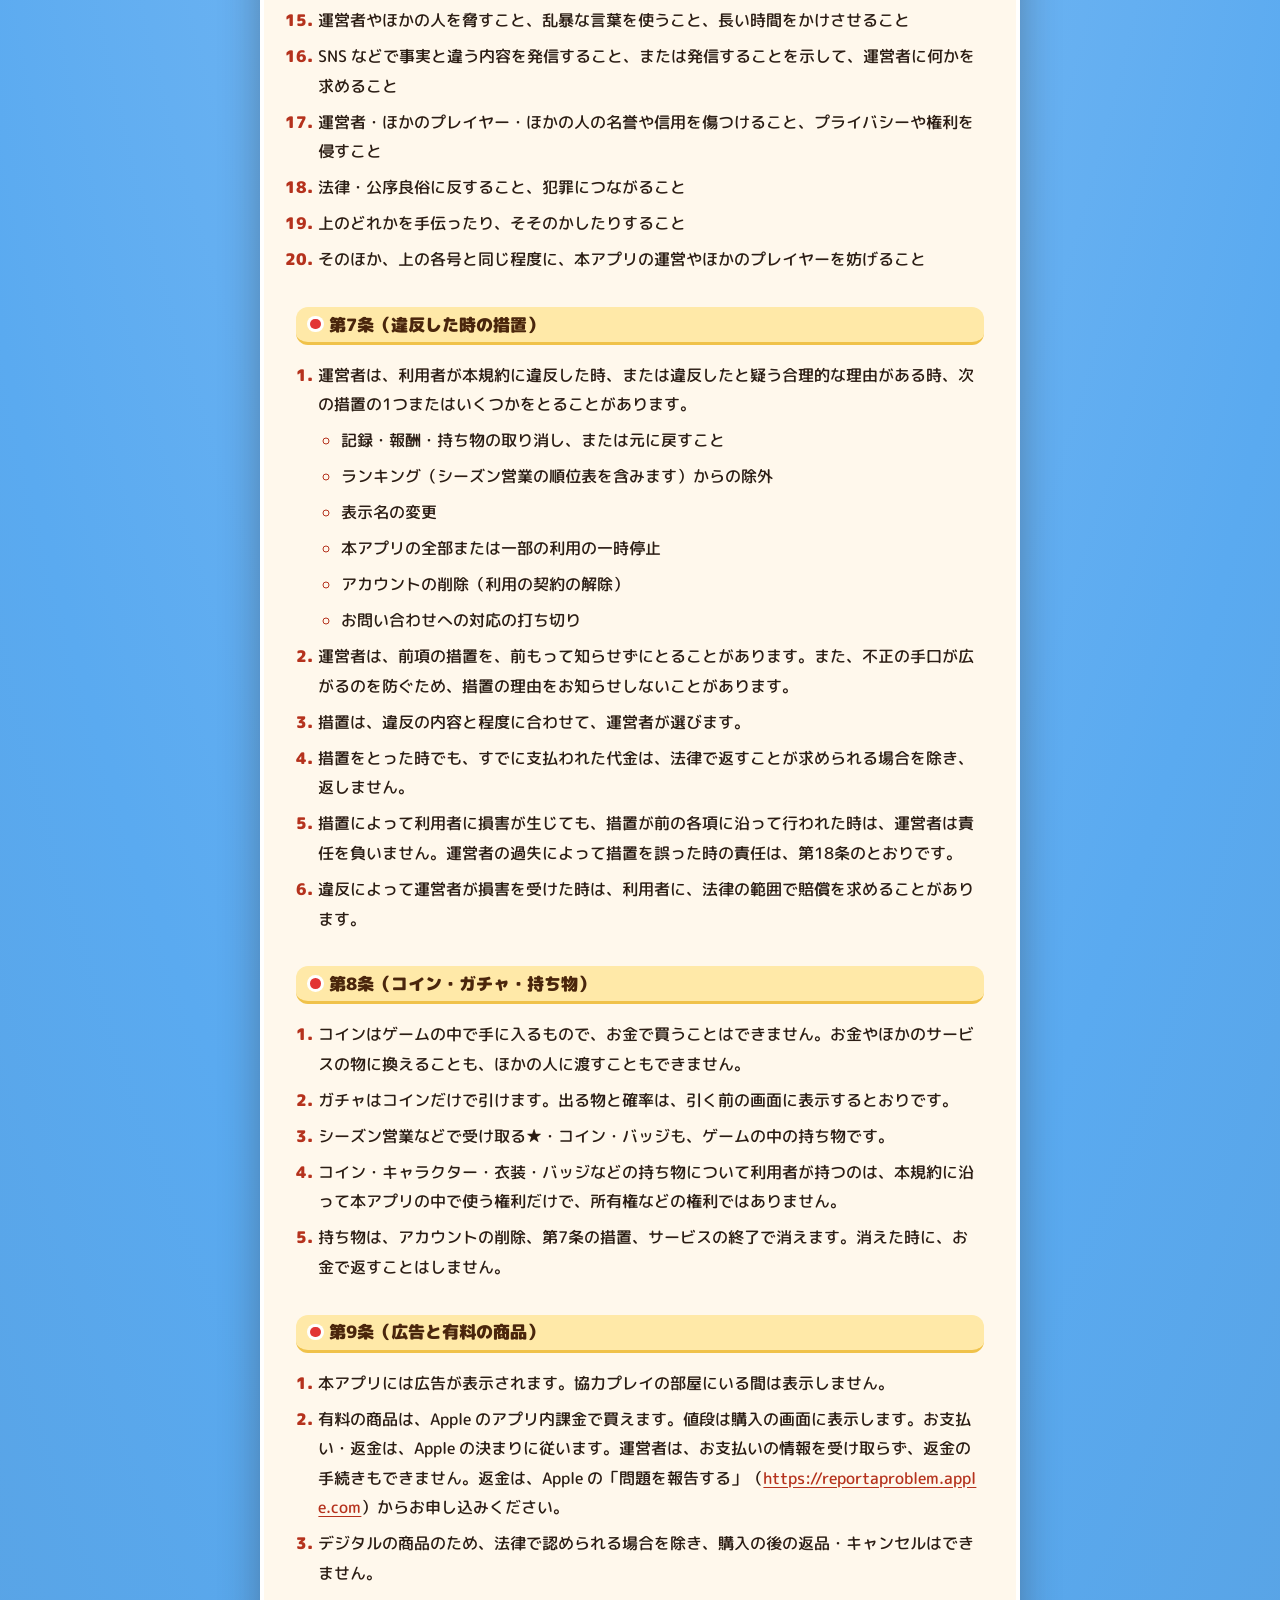
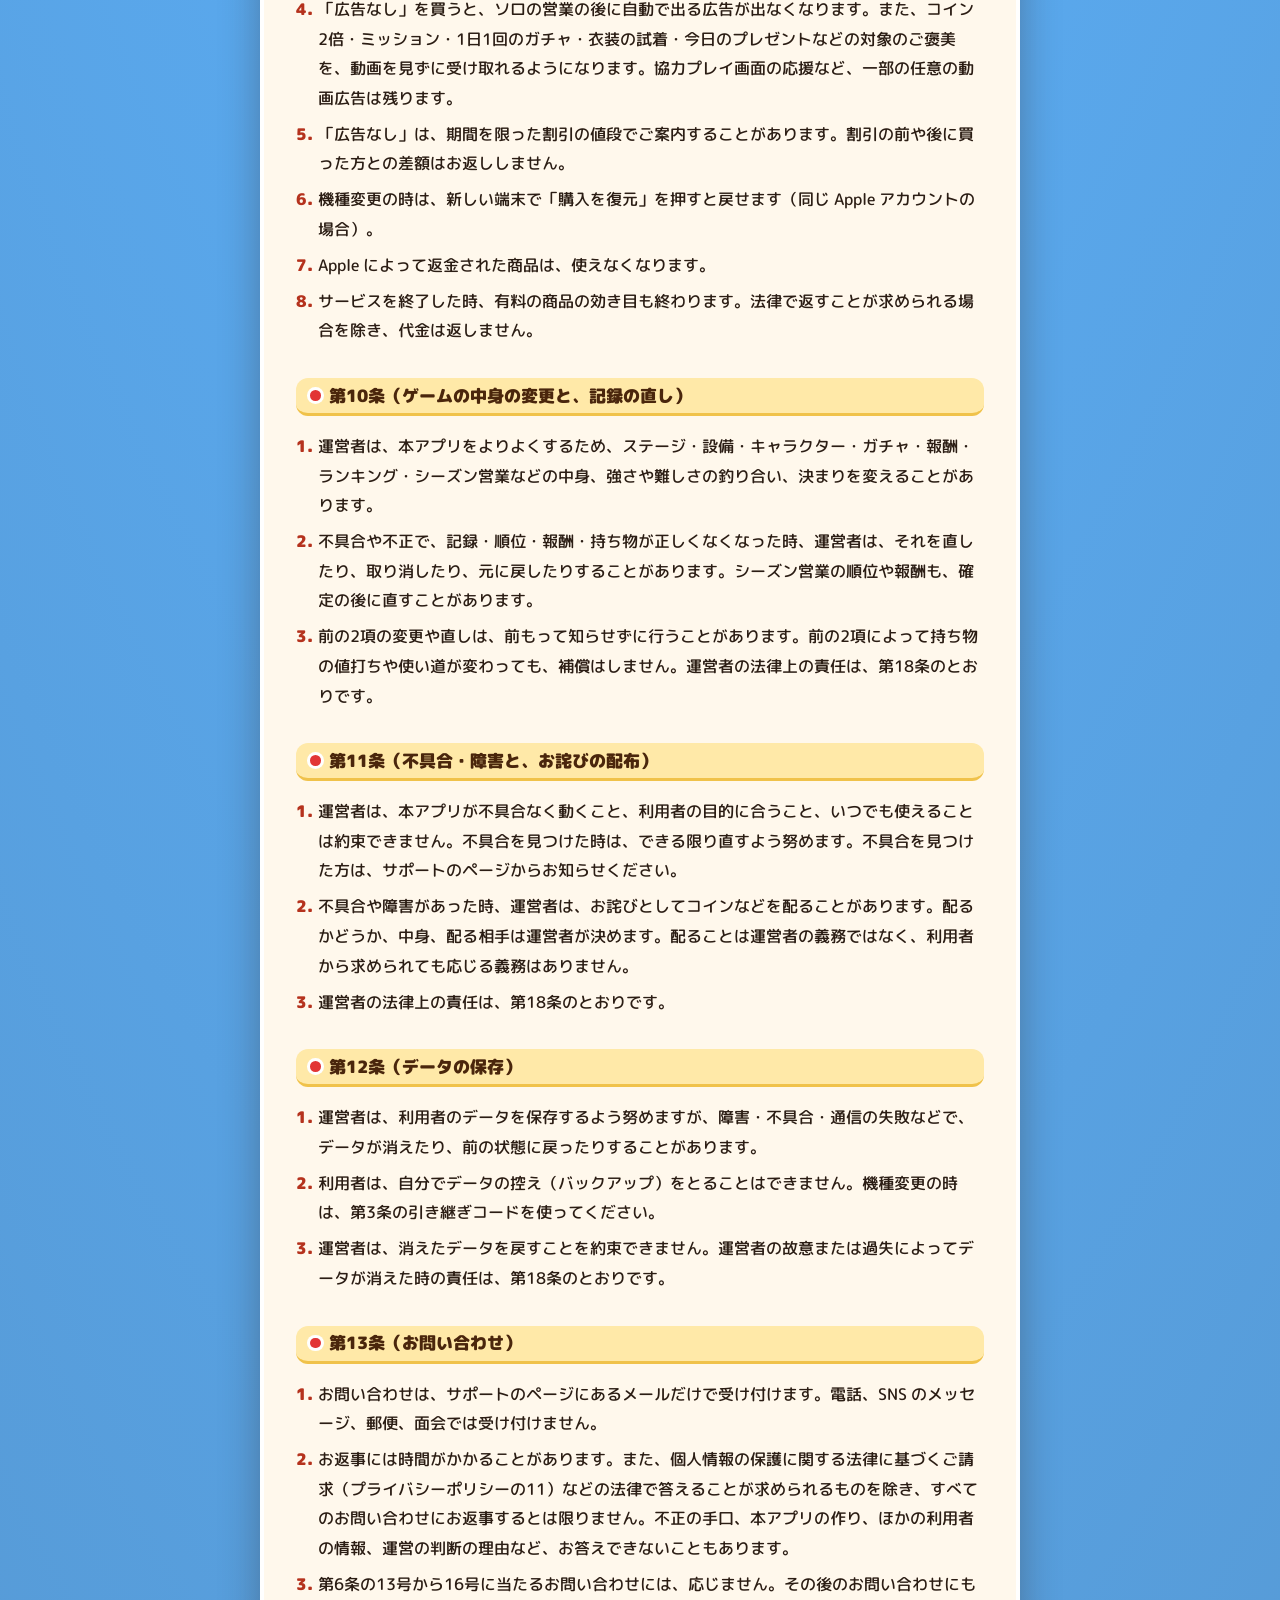
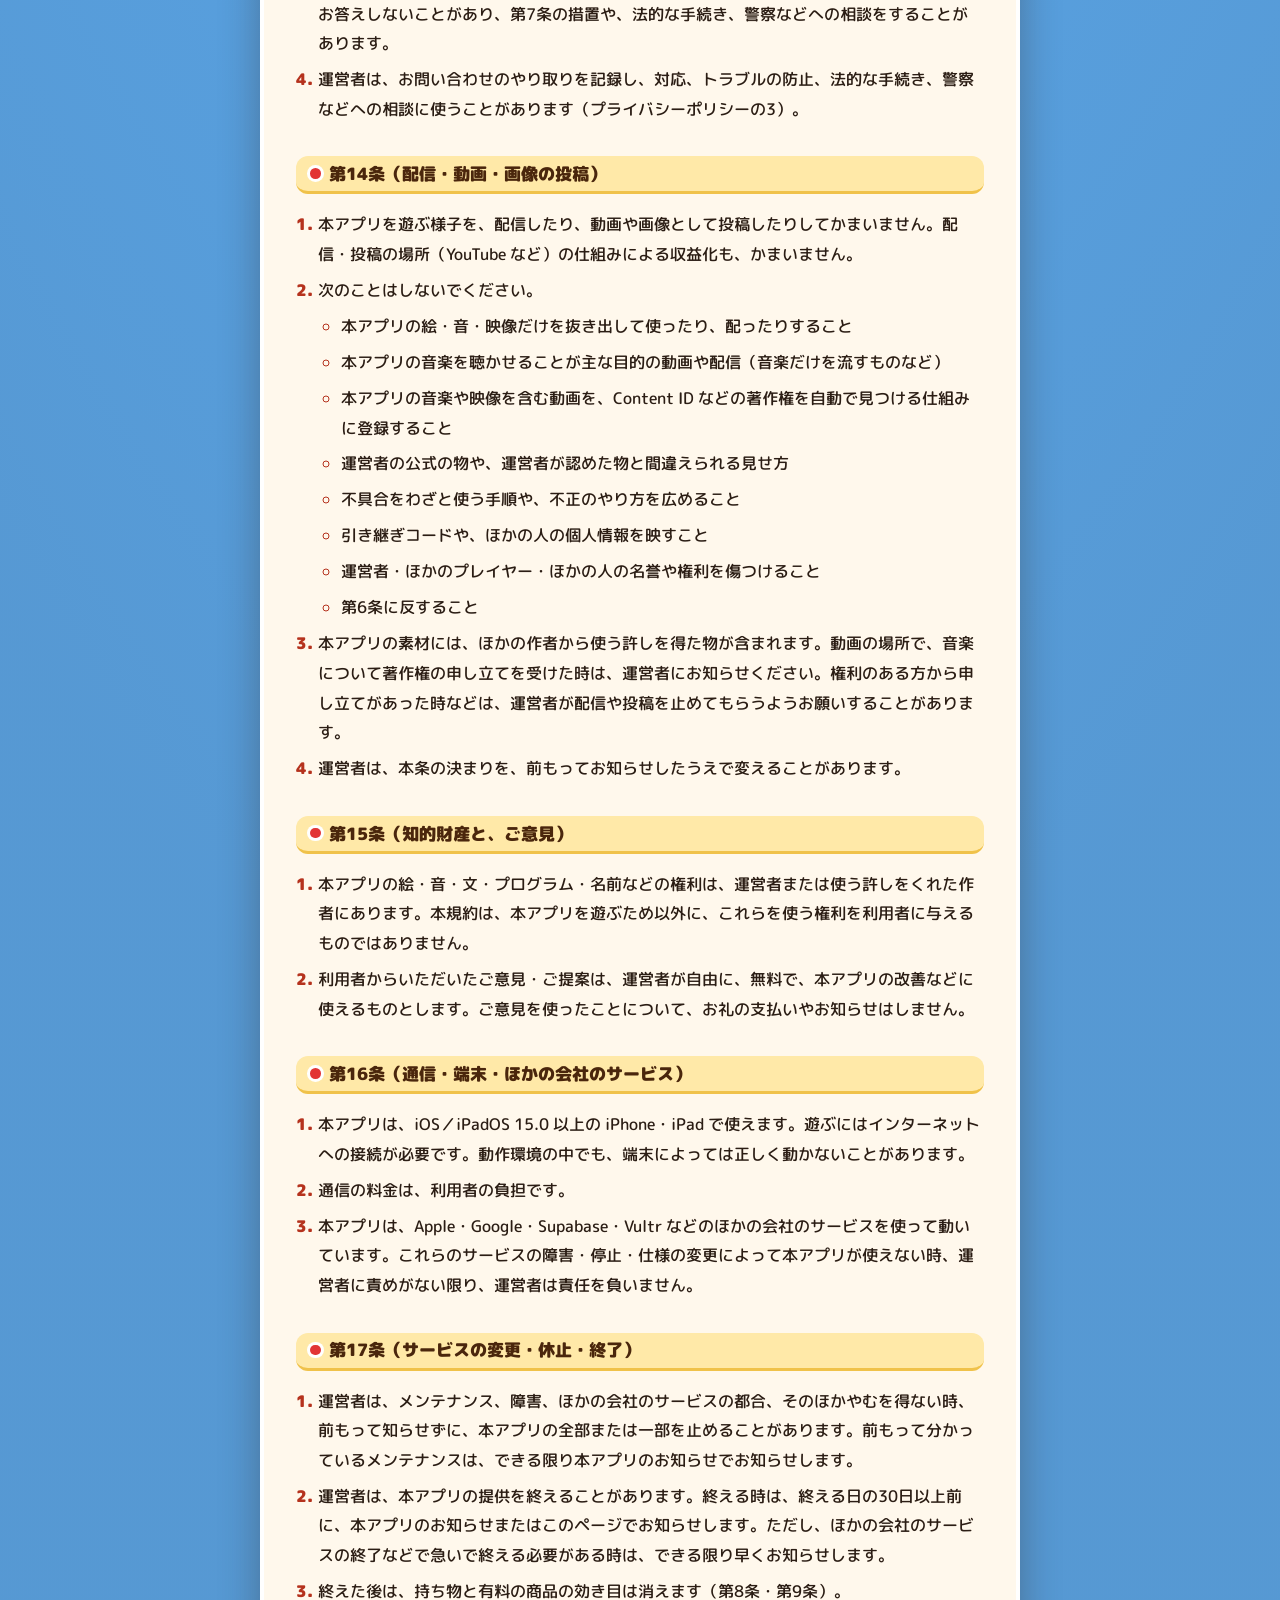
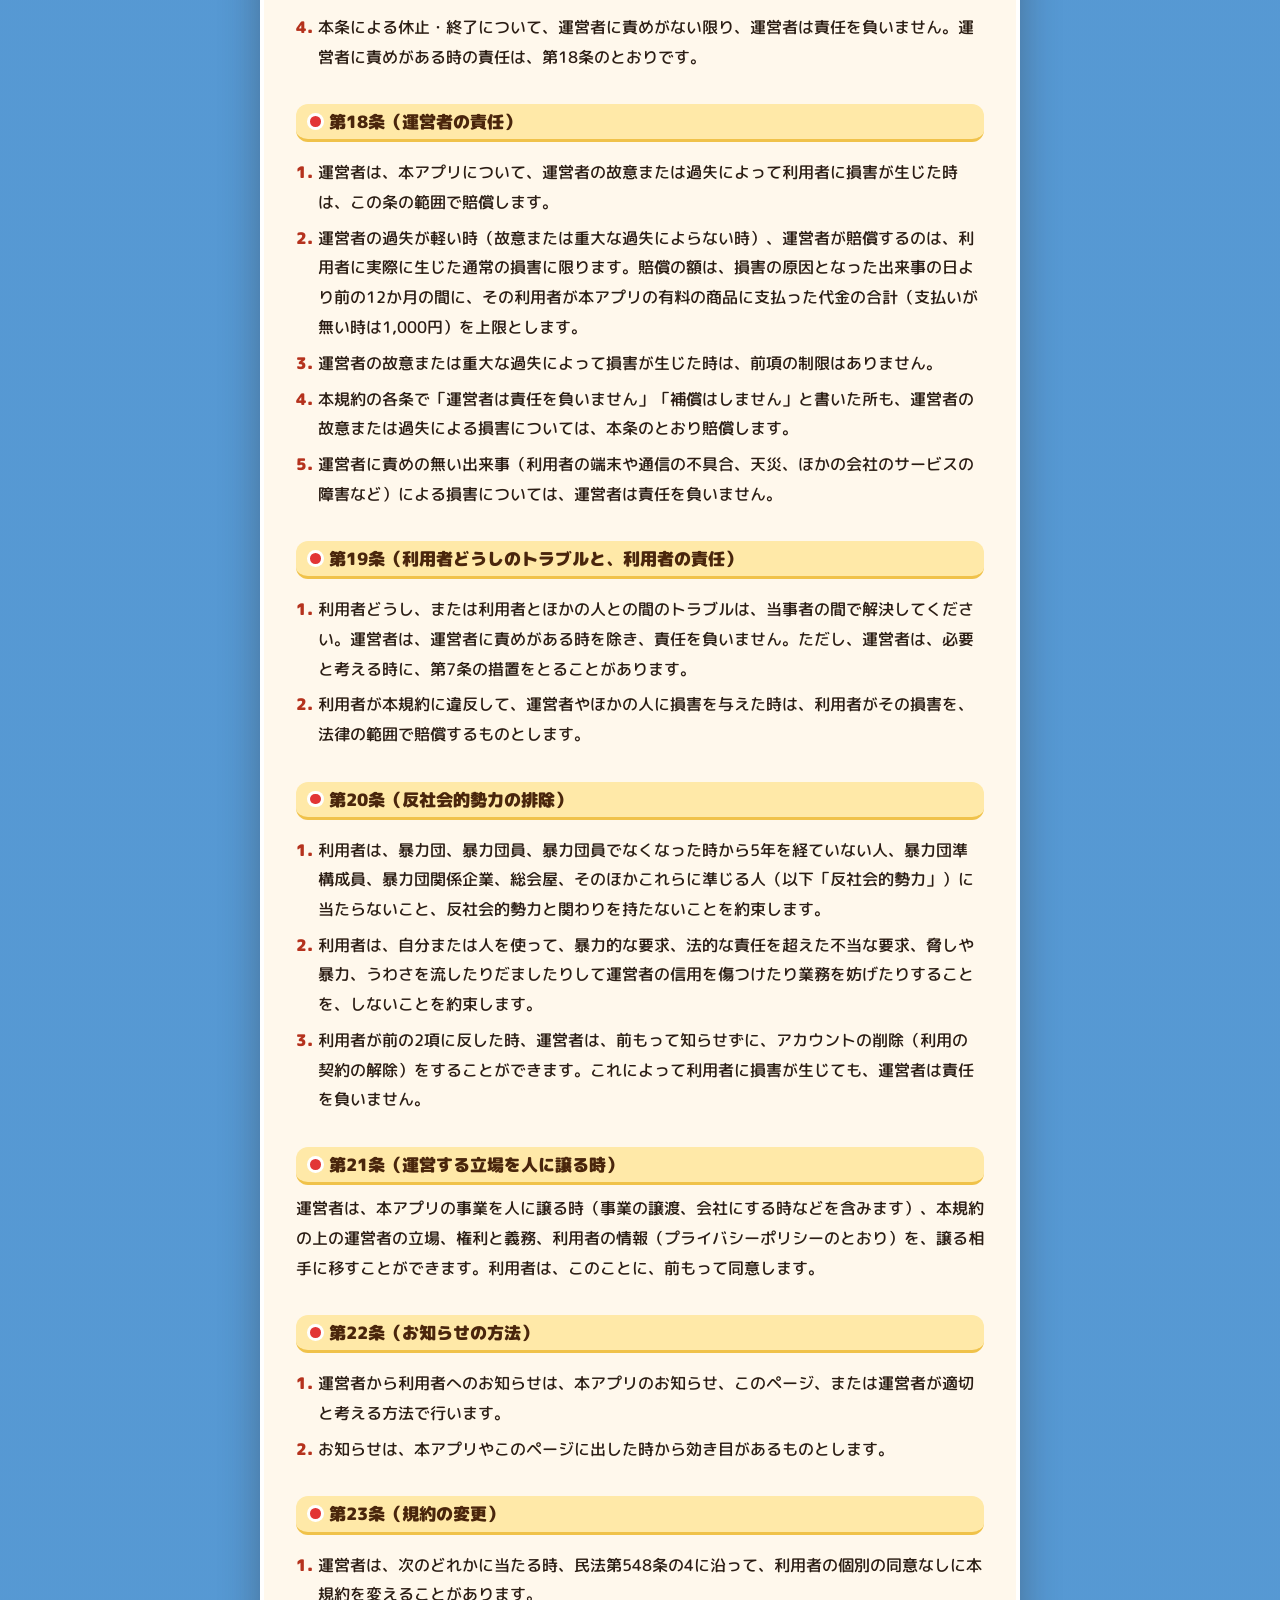
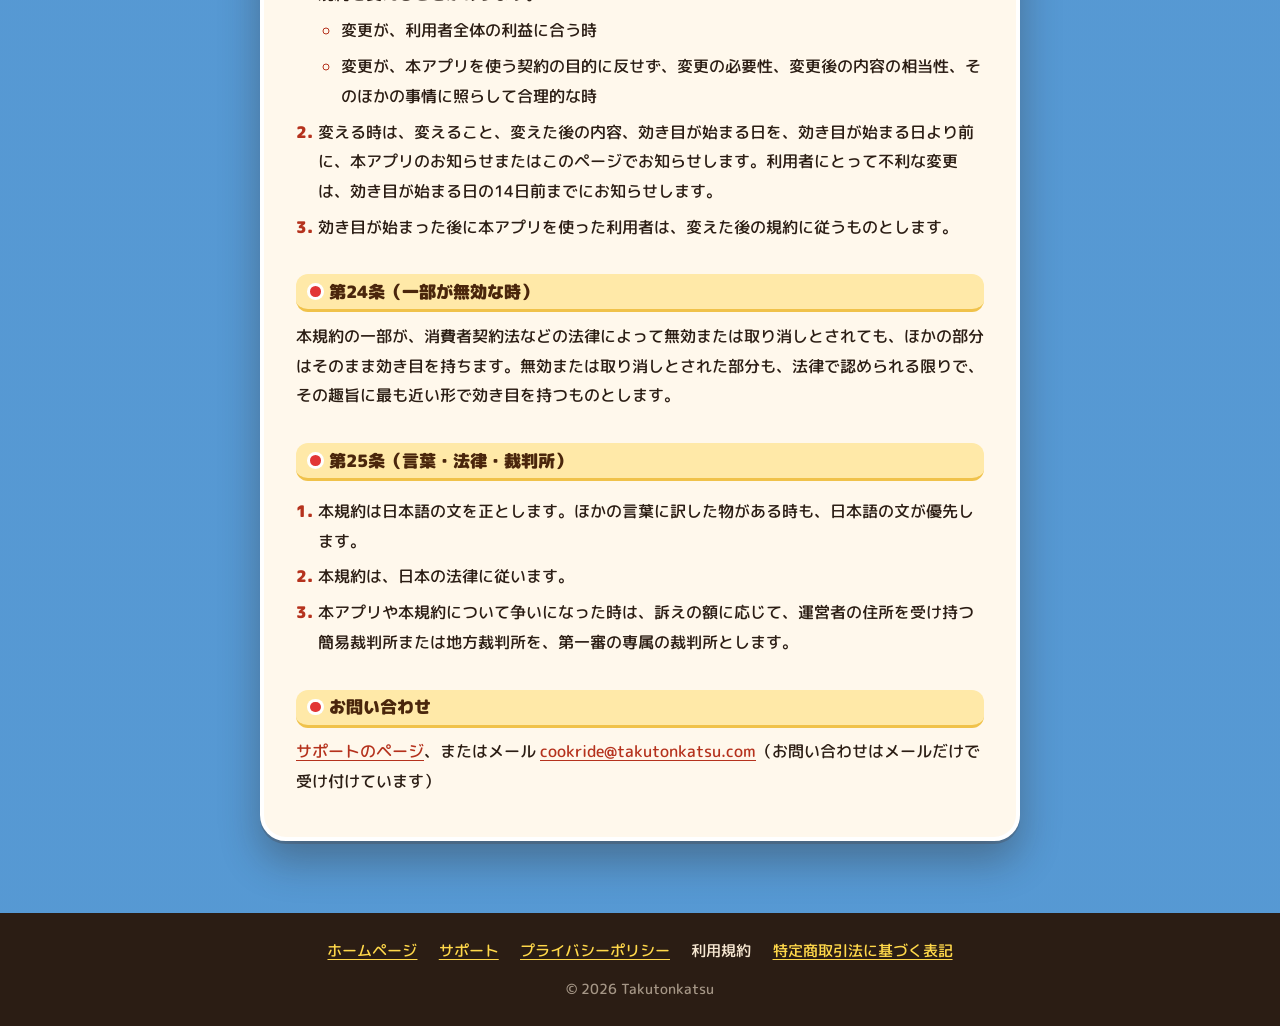
<file: cookride/terms/index.html>
<!doctype html>
<html lang="ja">
<head>
  <meta charset="utf-8">
  <meta name="viewport" content="width=device-width, initial-scale=1, viewport-fit=cover">
  <meta http-equiv="Content-Security-Policy" content="default-src 'none'; style-src 'unsafe-inline'; img-src 'self'; font-src 'self'; base-uri 'none'; form-action 'none'">
  <meta name="referrer" content="no-referrer">
  <meta name="theme-color" content="#5aaaf0">
  <link rel="icon" href="../img/icon.png">
  <title>利用規約｜クックライド（COOK RIDE!）</title>
  <style>
    @font-face { font-family: "CR Rounded"; font-weight: 900; font-display: swap; src: url(../font/pages-rounded-black.woff) format("woff"); }
    @font-face { font-family: "CR Rounded"; font-weight: 500; font-display: swap; src: url(../font/pages-rounded-medium.woff) format("woff"); }
    :root { color-scheme: light; --ink: #4a260c; --text: #2b1d14; --muted: #7a6656; --red: #e23535; --red-deep: #7a0f15; --red-tail: #a51c1f; --cream: #fff8ec; --line: #ead9c3; --c: #5aaaf0; }
    * { box-sizing: border-box; }
    body { margin: 0; background: #2b1d14; color: var(--text); font-family: "CR Rounded", "Hiragino Maru Gothic ProN", "Hiragino Sans", "Yu Gothic", sans-serif; font-weight: 500;
      line-height: 1.85; font-size: 16px; -webkit-text-size-adjust: 100%; overflow-x: hidden; }
    img { display: block; max-width: 100%; height: auto; }
    .band { position: relative; overflow: hidden; padding: max(18px, env(safe-area-inset-top)) 14px clamp(40px, 7vw, 72px);
      background: radial-gradient(120% 60% at 50% 12%, color-mix(in srgb, var(--c), #fff 30%), var(--c) 55%, color-mix(in srgb, var(--c), #3a1a00 12%)); }
    .band::before { content: ""; position: absolute; left: 50%; top: 260px; width: 220vmax; height: 220vmax; margin: -110vmax 0 0 -110vmax; pointer-events: none;
      background: repeating-conic-gradient(rgba(255, 255, 255, .17) 0 6deg, rgba(255, 255, 255, 0) 6deg 12deg);
      -webkit-mask: radial-gradient(circle, #000 0, rgba(0, 0, 0, .5) 22%, transparent 46%); mask: radial-gradient(circle, #000 0, rgba(0, 0, 0, .5) 22%, transparent 46%); }
    .head { position: relative; z-index: 1; width: min(760px, 100%); margin: 0 auto; text-align: center; }
    .logo { display: block; width: min(230px, 50%); margin: 0 auto clamp(10px, 2.4vw, 18px); filter: drop-shadow(0 6px 6px rgba(40, 20, 0, .3)); }
    h1 { position: relative; z-index: 4; display: inline-block; margin: 0; rotate: -2deg; font-weight: 900; font-size: clamp(1.15rem, 5.6vw, 2.2rem); line-height: 1.2; white-space: nowrap;
      filter: drop-shadow(0 8px 7px rgba(40, 20, 0, .3)); }
    h1 span { position: relative; z-index: 1; display: block; padding: .3em .85em .36em; color: #fff; -webkit-text-stroke: .17em var(--red-deep); paint-order: stroke fill;
      background: linear-gradient(#f04444, #d42a2a); border-radius: 4px; outline: 2px solid rgba(255, 255, 255, .9); outline-offset: -.24em; }
    h1::before, h1::after { content: ""; position: absolute; top: .34em; width: 1.2em; height: 100%; background: var(--red-tail); }
    h1::before { left: -.6em; clip-path: polygon(0 0, 100% 0, 100% 100%, 0 100%, .5em 50%); }
    h1::after { right: -.6em; clip-path: polygon(0 0, 100% 0, calc(100% - .5em) 50%, 100% 100%, 0 100%); }
    .app { position: relative; z-index: 5; display: table; margin: -.3em auto 0; padding: .1em 1.1em .14em; border-radius: 999px; background: linear-gradient(#ffe36a, #ffc93a); border: 3px solid var(--ink);
      font-weight: 900; font-size: clamp(.78rem, 3vw, 1rem); line-height: 1.5; color: #6e280a; box-shadow: 0 4px 0 rgba(74, 38, 12, .25); }
    .sheet { position: relative; z-index: 1; width: min(760px, 100%); margin: clamp(64px, 13vw, 92px) auto 0; }
    .chef { position: absolute; z-index: 0; right: 6%; top: clamp(-84px, -17vw, -62px); width: clamp(84px, 22vw, 124px); filter: drop-shadow(0 8px 8px rgba(40, 20, 0, .3)); }
    main { position: relative; z-index: 1; padding: clamp(20px, 4.5vw, 34px) clamp(16px, 4vw, 32px) clamp(22px, 4.5vw, 34px); border-radius: 26px; background: var(--cream); border: 4px solid #fff;
      box-shadow: 0 3px 0 rgba(74, 38, 12, .18), 0 20px 40px rgba(40, 20, 0, .3); }
    main > :first-child { margin-top: 0; }
    h2 { display: flex; align-items: center; gap: .5em; margin: 2rem 0 .6rem; padding: .28em .8em .3em; border-radius: 12px; background: #ffe9a8; border-bottom: 3px solid #f0c24a;
      font-weight: 900; font-size: 1.08rem; line-height: 1.45; color: var(--ink); }
    h2::before { content: ""; flex: none; width: .62em; height: .62em; border-radius: 50%; background: var(--red); box-shadow: 0 0 0 3px #fff; }
    p, li { margin: .4rem 0; }
    ol, ul { padding-left: 1.4rem; }
    li::marker { color: #b5321d; font-weight: 900; }
    strong, dt, th, label { font-weight: 900; }
    a { color: #b5321d; word-break: break-all; text-underline-offset: .2em; }
    .table { overflow-x: auto; border-radius: 14px; border: 2px solid var(--line); background: #fff; }
    table { border-collapse: collapse; width: 100%; font-size: .93rem; }
    th, td { border-bottom: 2px solid var(--line); padding: .55rem .7rem; text-align: left; vertical-align: top; }
    th + td, td + td, th + th { border-left: 2px solid var(--line); }
    tr:last-child > * { border-bottom: 0; }
    th { background: #fbe9d1; color: var(--ink); }
    
    .note, .hint { color: var(--muted); font-size: .9rem; }
    .bad { color: #b5321d; }
    .id-box { margin: .75rem 0 1rem; padding: .9rem 1rem; border-radius: 18px; background: #fff; border: 3px dashed #f0c24a; }
    .id-box label { display: block; font-size: .92rem; color: var(--ink); margin-bottom: .3rem; }
    .id-box input { width: 100%; font-size: 1.4rem; letter-spacing: .2em; font-family: ui-monospace, Menlo, monospace; padding: .45rem .7rem;
      border: 3px solid var(--ink); border-radius: 12px; background: var(--cream); color: var(--text); text-transform: uppercase; }
    .mail { display: block; width: min(22em, 100%); text-align: center; margin: 1.2rem auto .7rem; padding: .7rem 1rem .75rem; border-radius: 999px; border: 3px solid var(--ink);
      background: linear-gradient(#ffe36a, #ffc93a); color: var(--ink); font-weight: 900; font-size: 1.15rem; text-decoration: none; box-shadow: 0 6px 0 var(--ink); }
    .mail:active { transform: translateY(4px); box-shadow: 0 2px 0 var(--ink); }
    .warn { margin-top: 1rem; padding: .75rem 1rem; border-radius: 14px; border: 3px solid #f0a23a; background: #fff1d6; font-size: .93rem; }
    dl { margin: 0; }
    dt { margin-top: 1rem; padding: .5rem .8rem; border-radius: 12px 12px 0 0; background: #fbe9d1; color: var(--ink); }
    dd { margin: 0; padding: .55rem .8rem .65rem; border-radius: 0 0 12px 12px; background: #fff; border: 2px solid #fbe9d1; border-top: 0; }
    footer { padding: 24px 16px max(24px, env(safe-area-inset-bottom)); background: #2b1d14; color: #f6e7d2; text-align: center; font-size: .86rem; line-height: 1.9; }
    footer nav { display: flex; flex-wrap: wrap; justify-content: center; gap: .2em 1.4em; font-size: .95rem; }
    footer a { color: #ffd84a; word-break: normal; }
    footer a[aria-current] { color: #f6e7d2; text-decoration: none; }
    footer .copy { margin: 10px 0 0; opacity: .6; }
  </style>
</head>
<body>
<div class="band">
  <header class="head">
    <a href="../"><img class="logo" src="../img/logo.webp" width="1100" height="404" alt="クックライド（COOK RIDE!）のホームページへ"></a>
    <h1><span>利用規約</span></h1>
    <p class="app">クックライド（COOK RIDE!）</p>
  </header>
  <div class="sheet">
    <img class="chef" src="../img/chef-capybara.webp" width="501" height="760" alt="">
<main>
  <p>制定日：2026年11月19日<br>改定日：2026年11月28日</p>

  <h2>第1条（この規約について）</h2>
  <ol>
    <li>本規約は、Takutonkatsu（以下「運営者」）が提供するスマートフォン向けゲーム「クックライド（COOK RIDE!）」（以下「本アプリ」）を使う時のルールで、本アプリを使うすべての方（以下「利用者」）と運営者との間に適用されます。</li>
    <li>利用者は、本規約に同意したうえで本アプリを使うものとします。本アプリを使い始めた時に、本規約に同意したものとします。</li>
    <li>運営者が本アプリの画面やこのページで示す個別の決まり（ガチャの確率の表示、イベントの決まりなど）も、本規約の一部です。本規約と個別の決まりが食い違う時は、個別の決まりを優先します。</li>
  </ol>

  <h2>第2条（未成年の方）</h2>
  <ol>
    <li>未成年の方は、保護者（親権者などの法定代理人）の方の同意を得てから、本アプリを使ってください。</li>
    <li>未成年の方が有料の商品を買う時は、必ず保護者の方の同意を得てください。iPhone・iPad の「スクリーンタイム」や「ファミリー共有」の「承認と購入のリクエスト」で、購入を保護者の方の承認制にできます。</li>
    <li>未成年の方が、年齢を偽ったり、保護者の同意があると偽ったりして購入した時は、その購入を取り消せないことがあります（民法第21条）。</li>
  </ol>

  <h2>第3条（アカウントと引き継ぎコード）</h2>
  <ol>
    <li>本アプリは、初めて起動した時に、自動でアカウントを作ります。</li>
    <li>1つのアカウントを、同時に2台以上の端末で使うことはできません。</li>
    <li>機種変更には、本アプリの「設定」→「その他」→「機種変更・引き継ぎ」で出す引き継ぎコードを使います。引き継ぎコードは、利用者が自分で控え、人に教えないでください。運営者から引き継ぎコードをお聞きすることはありません。</li>
    <li>引き継ぎコードを控えずに端末をなくした時や、アプリを消した時は、データを戻せません。運営者は、本人かどうかを確かめる方法が無いため、お問い合わせをいただいてもデータを戻すことはできません。</li>
    <li>引き継ぎコードを使って行われた操作は、そのアカウントの利用者が行ったものとして扱います。ただし、運営者の故意または過失によって引き継ぎコードが漏れた時は、この限りではありません。</li>
    <li>アカウントとその中の持ち物は、利用者本人だけが使えます。人に譲ったり、貸したり、売ったりすることはできません。</li>
  </ol>

  <h2>第4条（長い間使われていないアカウント）</h2>
  <p>最後に本アプリを使った日から3年以上使われていないアカウントは、削除することがあります。削除する時は、前もって本アプリのお知らせまたはこのページでお知らせします。「広告なし」を買っていた方は、削除の後も、同じ Apple アカウントで「購入を復元」をすると戻せます。</p>

  <h2>第5条（表示名と、利用者が作るもの）</h2>
  <ol>
    <li>次のような表示名は使えません。
      <ul>
        <li>人を傷つける言葉、差別、性的な言葉、暴力的な言葉</li>
        <li>本名、電話番号、メールアドレス、住所、SNS のアカウントなどの個人情報（自分のものも、ほかの人のものも）</li>
        <li>運営者・公式・管理者などと間違えられる名前</li>
        <li>ほかの人や会社の名前・商標、有名な人のなりすまし</li>
        <li>宣伝、勧誘、ほかのサービスへの誘い</li>
        <li>法律や公序良俗に反するもの</li>
      </ul>
    </li>
    <li>運営者は、前項に当たる、または当たると疑う合理的な理由のある表示名を、前もって知らせずに、変えたり、変えてもらったりすることがあります。</li>
    <li>表示名・本店の配置など、利用者が本アプリの中で作ったもの（以下「利用者の作ったもの」）の権利は、利用者に残ります。利用者は、運営者が、本アプリの運営と宣伝（ランキング・おすすめへの表示、ストアのページ・サイト・SNS での紹介など）のために、利用者の作ったものを、無料で、期間と地域を限らずに使うこと（表示のために形を整えることを含みます）を許します。この許しは、ほかの人への許しを妨げません。</li>
    <li>利用者は、前項の使い方について、運営者に対して著作者人格権を行使しないものとします。</li>
    <li>利用者は、利用者の作ったものが、ほかの人の権利を侵していないことを約束します。</li>
  </ol>

  <h2>第6条（禁止すること）</h2>
  <p>本アプリを使う時、次のことをしてはいけません。</p>
  <ol>
    <li>改造したアプリ、不正なツール、自動で操作する仕組み（マクロ・ボットなど）を使うこと</li>
    <li>不具合を、知っていてわざと使うこと、その手順を人に広めること</li>
    <li>記録・持ち物・通信の中身を書き換えること、本来の遊び方によらずに記録や報酬を得ること</li>
    <li>不正に記録や報酬を得るために、複数のアカウントを作ったり、使い分けたりすること</li>
    <li>アカウント・引き継ぎコード・持ち物を、お金やほかの物と引き換えに売り買い・交換すること（リアルマネートレード）、その申し出や仲立ちをすること</li>
    <li>ほかの人のアカウントや引き継ぎコードを使うこと</li>
    <li>ほかのプレイヤーへの嫌がらせ、つきまとい、脅し、悪口、差別</li>
    <li>運営者・運営者の関係者・ほかの人になりすますこと</li>
    <li>第5条に反する表示名を使うこと</li>
    <li>サーバーやネットワークに大きな負担をかけること、攻撃すること、ふさぐこと</li>
    <li>本アプリやサーバーを分解・解析・改造すること（リバースエンジニアリング）、通信の中身を読み取ること、弱い所を探すこと</li>
    <li>本アプリの絵・音楽・効果音・文などを、許しなく抜き出したり、配ったりすること（音楽や効果音のファイルを本アプリから取り出して、本アプリの外で使うことを含みます）</li>
    <li>運営者に対して、社会の常識で考えて度を超えた要求（理由の無い補償・返金の要求、特別な扱いの要求、謝罪の強要など）をすること</li>
    <li>同じ内容のお問い合わせを、何度も繰り返すこと</li>
    <li>運営者やほかの人を脅すこと、乱暴な言葉を使うこと、長い時間をかけさせること</li>
    <li>SNS などで事実と違う内容を発信すること、または発信することを示して、運営者に何かを求めること</li>
    <li>運営者・ほかのプレイヤー・ほかの人の名誉や信用を傷つけること、プライバシーや権利を侵すこと</li>
    <li>法律・公序良俗に反すること、犯罪につながること</li>
    <li>上のどれかを手伝ったり、そそのかしたりすること</li>
    <li>そのほか、上の各号と同じ程度に、本アプリの運営やほかのプレイヤーを妨げること</li>
  </ol>

  <h2>第7条（違反した時の措置）</h2>
  <ol>
    <li>運営者は、利用者が本規約に違反した時、または違反したと疑う合理的な理由がある時、次の措置の1つまたはいくつかをとることがあります。
      <ul>
        <li>記録・報酬・持ち物の取り消し、または元に戻すこと</li>
        <li>ランキング（シーズン営業の順位表を含みます）からの除外</li>
        <li>表示名の変更</li>
        <li>本アプリの全部または一部の利用の一時停止</li>
        <li>アカウントの削除（利用の契約の解除）</li>
        <li>お問い合わせへの対応の打ち切り</li>
      </ul>
    </li>
    <li>運営者は、前項の措置を、前もって知らせずにとることがあります。また、不正の手口が広がるのを防ぐため、措置の理由をお知らせしないことがあります。</li>
    <li>措置は、違反の内容と程度に合わせて、運営者が選びます。</li>
    <li>措置をとった時でも、すでに支払われた代金は、法律で返すことが求められる場合を除き、返しません。</li>
    <li>措置によって利用者に損害が生じても、措置が前の各項に沿って行われた時は、運営者は責任を負いません。運営者の過失によって措置を誤った時の責任は、第18条のとおりです。</li>
    <li>違反によって運営者が損害を受けた時は、利用者に、法律の範囲で賠償を求めることがあります。</li>
  </ol>

  <h2>第8条（コイン・ガチャ・持ち物）</h2>
  <ol>
    <li>コインはゲームの中で手に入るもので、お金で買うことはできません。お金やほかのサービスの物に換えることも、ほかの人に渡すこともできません。</li>
    <li>ガチャはコインだけで引けます。出る物と確率は、引く前の画面に表示するとおりです。</li>
    <li>シーズン営業などで受け取る★・コイン・バッジも、ゲームの中の持ち物です。</li>
    <li>コイン・キャラクター・衣装・バッジなどの持ち物について利用者が持つのは、本規約に沿って本アプリの中で使う権利だけで、所有権などの権利ではありません。</li>
    <li>持ち物は、アカウントの削除、第7条の措置、サービスの終了で消えます。消えた時に、お金で返すことはしません。</li>
  </ol>

  <h2>第9条（広告と有料の商品）</h2>
  <ol>
    <li>本アプリには広告が表示されます。協力プレイの部屋にいる間は表示しません。</li>
    <li>有料の商品は、Apple のアプリ内課金で買えます。値段は購入の画面に表示します。お支払い・返金は、Apple の決まりに従います。運営者は、お支払いの情報を受け取らず、返金の手続きもできません。返金は、Apple の「問題を報告する」（<a href="https://reportaproblem.apple.com">https://reportaproblem.apple.com</a>）からお申し込みください。</li>
    <li>デジタルの商品のため、法律で認められる場合を除き、購入の後の返品・キャンセルはできません。</li>
    <li>「広告なし」を買うと、ソロの営業の後に自動で出る広告が出なくなります。また、コイン2倍・ミッション・1日1回のガチャ・衣装の試着・今日のプレゼントなどの対象のご褒美を、動画を見ずに受け取れるようになります。協力プレイ画面の応援など、一部の任意の動画広告は残ります。</li>
    <li>「広告なし」は、期間を限った割引の値段でご案内することがあります。割引の前や後に買った方との差額はお返ししません。</li>
    <li>機種変更の時は、新しい端末で「購入を復元」を押すと戻せます（同じ Apple アカウントの場合）。</li>
    <li>Apple によって返金された商品は、使えなくなります。</li>
    <li>サービスを終了した時、有料の商品の効き目も終わります。法律で返すことが求められる場合を除き、代金は返しません。</li>
  </ol>

  <h2>第10条（ゲームの中身の変更と、記録の直し）</h2>
  <ol>
    <li>運営者は、本アプリをよりよくするため、ステージ・設備・キャラクター・ガチャ・報酬・ランキング・シーズン営業などの中身、強さや難しさの釣り合い、決まりを変えることがあります。</li>
    <li>不具合や不正で、記録・順位・報酬・持ち物が正しくなくなった時、運営者は、それを直したり、取り消したり、元に戻したりすることがあります。シーズン営業の順位や報酬も、確定の後に直すことがあります。</li>
    <li>前の2項の変更や直しは、前もって知らせずに行うことがあります。前の2項によって持ち物の値打ちや使い道が変わっても、補償はしません。運営者の法律上の責任は、第18条のとおりです。</li>
  </ol>

  <h2>第11条（不具合・障害と、お詫びの配布）</h2>
  <ol>
    <li>運営者は、本アプリが不具合なく動くこと、利用者の目的に合うこと、いつでも使えることは約束できません。不具合を見つけた時は、できる限り直すよう努めます。不具合を見つけた方は、サポートのページからお知らせください。</li>
    <li>不具合や障害があった時、運営者は、お詫びとしてコインなどを配ることがあります。配るかどうか、中身、配る相手は運営者が決めます。配ることは運営者の義務ではなく、利用者から求められても応じる義務はありません。</li>
    <li>運営者の法律上の責任は、第18条のとおりです。</li>
  </ol>

  <h2>第12条（データの保存）</h2>
  <ol>
    <li>運営者は、利用者のデータを保存するよう努めますが、障害・不具合・通信の失敗などで、データが消えたり、前の状態に戻ったりすることがあります。</li>
    <li>利用者は、自分でデータの控え（バックアップ）をとることはできません。機種変更の時は、第3条の引き継ぎコードを使ってください。</li>
    <li>運営者は、消えたデータを戻すことを約束できません。運営者の故意または過失によってデータが消えた時の責任は、第18条のとおりです。</li>
  </ol>

  <h2>第13条（お問い合わせ）</h2>
  <ol>
    <li>お問い合わせは、サポートのページにあるメールだけで受け付けます。電話、SNS のメッセージ、郵便、面会では受け付けません。</li>
    <li>お返事には時間がかかることがあります。また、個人情報の保護に関する法律に基づくご請求（プライバシーポリシーの11）などの法律で答えることが求められるものを除き、すべてのお問い合わせにお返事するとは限りません。不正の手口、本アプリの作り、ほかの利用者の情報、運営の判断の理由など、お答えできないこともあります。</li>
    <li>第6条の13号から16号に当たるお問い合わせには、応じません。その後のお問い合わせにもお答えしないことがあり、第7条の措置や、法的な手続き、警察などへの相談をすることがあります。</li>
    <li>運営者は、お問い合わせのやり取りを記録し、対応、トラブルの防止、法的な手続き、警察などへの相談に使うことがあります（プライバシーポリシーの3）。</li>
  </ol>

  <h2>第14条（配信・動画・画像の投稿）</h2>
  <ol>
    <li>本アプリを遊ぶ様子を、配信したり、動画や画像として投稿したりしてかまいません。配信・投稿の場所（YouTube など）の仕組みによる収益化も、かまいません。</li>
    <li>次のことはしないでください。
      <ul>
        <li>本アプリの絵・音・映像だけを抜き出して使ったり、配ったりすること</li>
        <li>本アプリの音楽を聴かせることが主な目的の動画や配信（音楽だけを流すものなど）</li>
        <li>本アプリの音楽や映像を含む動画を、Content ID などの著作権を自動で見つける仕組みに登録すること</li>
        <li>運営者の公式の物や、運営者が認めた物と間違えられる見せ方</li>
        <li>不具合をわざと使う手順や、不正のやり方を広めること</li>
        <li>引き継ぎコードや、ほかの人の個人情報を映すこと</li>
        <li>運営者・ほかのプレイヤー・ほかの人の名誉や権利を傷つけること</li>
        <li>第6条に反すること</li>
      </ul>
    </li>
    <li>本アプリの素材には、ほかの作者から使う許しを得た物が含まれます。動画の場所で、音楽について著作権の申し立てを受けた時は、運営者にお知らせください。権利のある方から申し立てがあった時などは、運営者が配信や投稿を止めてもらうようお願いすることがあります。</li>
    <li>運営者は、本条の決まりを、前もってお知らせしたうえで変えることがあります。</li>
  </ol>

  <h2>第15条（知的財産と、ご意見）</h2>
  <ol>
    <li>本アプリの絵・音・文・プログラム・名前などの権利は、運営者または使う許しをくれた作者にあります。本規約は、本アプリを遊ぶため以外に、これらを使う権利を利用者に与えるものではありません。</li>
    <li>利用者からいただいたご意見・ご提案は、運営者が自由に、無料で、本アプリの改善などに使えるものとします。ご意見を使ったことについて、お礼の支払いやお知らせはしません。</li>
  </ol>

  <h2>第16条（通信・端末・ほかの会社のサービス）</h2>
  <ol>
    <li>本アプリは、iOS／iPadOS 15.0 以上の iPhone・iPad で使えます。遊ぶにはインターネットへの接続が必要です。動作環境の中でも、端末によっては正しく動かないことがあります。</li>
    <li>通信の料金は、利用者の負担です。</li>
    <li>本アプリは、Apple・Google・Supabase・Vultr などのほかの会社のサービスを使って動いています。これらのサービスの障害・停止・仕様の変更によって本アプリが使えない時、運営者に責めがない限り、運営者は責任を負いません。</li>
  </ol>

  <h2>第17条（サービスの変更・休止・終了）</h2>
  <ol>
    <li>運営者は、メンテナンス、障害、ほかの会社のサービスの都合、そのほかやむを得ない時、前もって知らせずに、本アプリの全部または一部を止めることがあります。前もって分かっているメンテナンスは、できる限り本アプリのお知らせでお知らせします。</li>
    <li>運営者は、本アプリの提供を終えることがあります。終える時は、終える日の30日以上前に、本アプリのお知らせまたはこのページでお知らせします。ただし、ほかの会社のサービスの終了などで急いで終える必要がある時は、できる限り早くお知らせします。</li>
    <li>終えた後は、持ち物と有料の商品の効き目は消えます（第8条・第9条）。</li>
    <li>本条による休止・終了について、運営者に責めがない限り、運営者は責任を負いません。運営者に責めがある時の責任は、第18条のとおりです。</li>
  </ol>

  <h2>第18条（運営者の責任）</h2>
  <ol>
    <li>運営者は、本アプリについて、運営者の故意または過失によって利用者に損害が生じた時は、この条の範囲で賠償します。</li>
    <li>運営者の過失が軽い時（故意または重大な過失によらない時）、運営者が賠償するのは、利用者に実際に生じた通常の損害に限ります。賠償の額は、損害の原因となった出来事の日より前の12か月の間に、その利用者が本アプリの有料の商品に支払った代金の合計（支払いが無い時は1,000円）を上限とします。</li>
    <li>運営者の故意または重大な過失によって損害が生じた時は、前項の制限はありません。</li>
    <li>本規約の各条で「運営者は責任を負いません」「補償はしません」と書いた所も、運営者の故意または過失による損害については、本条のとおり賠償します。</li>
    <li>運営者に責めの無い出来事（利用者の端末や通信の不具合、天災、ほかの会社のサービスの障害など）による損害については、運営者は責任を負いません。</li>
  </ol>

  <h2>第19条（利用者どうしのトラブルと、利用者の責任）</h2>
  <ol>
    <li>利用者どうし、または利用者とほかの人との間のトラブルは、当事者の間で解決してください。運営者は、運営者に責めがある時を除き、責任を負いません。ただし、運営者は、必要と考える時に、第7条の措置をとることがあります。</li>
    <li>利用者が本規約に違反して、運営者やほかの人に損害を与えた時は、利用者がその損害を、法律の範囲で賠償するものとします。</li>
  </ol>

  <h2>第20条（反社会的勢力の排除）</h2>
  <ol>
    <li>利用者は、暴力団、暴力団員、暴力団員でなくなった時から5年を経ていない人、暴力団準構成員、暴力団関係企業、総会屋、そのほかこれらに準じる人（以下「反社会的勢力」）に当たらないこと、反社会的勢力と関わりを持たないことを約束します。</li>
    <li>利用者は、自分または人を使って、暴力的な要求、法的な責任を超えた不当な要求、脅しや暴力、うわさを流したりだましたりして運営者の信用を傷つけたり業務を妨げたりすることを、しないことを約束します。</li>
    <li>利用者が前の2項に反した時、運営者は、前もって知らせずに、アカウントの削除（利用の契約の解除）をすることができます。これによって利用者に損害が生じても、運営者は責任を負いません。</li>
  </ol>

  <h2>第21条（運営する立場を人に譲る時）</h2>
  <p>運営者は、本アプリの事業を人に譲る時（事業の譲渡、会社にする時などを含みます）、本規約の上の運営者の立場、権利と義務、利用者の情報（プライバシーポリシーのとおり）を、譲る相手に移すことができます。利用者は、このことに、前もって同意します。</p>

  <h2>第22条（お知らせの方法）</h2>
  <ol>
    <li>運営者から利用者へのお知らせは、本アプリのお知らせ、このページ、または運営者が適切と考える方法で行います。</li>
    <li>お知らせは、本アプリやこのページに出した時から効き目があるものとします。</li>
  </ol>

  <h2>第23条（規約の変更）</h2>
  <ol>
    <li>運営者は、次のどれかに当たる時、民法第548条の4に沿って、利用者の個別の同意なしに本規約を変えることがあります。
      <ul>
        <li>変更が、利用者全体の利益に合う時</li>
        <li>変更が、本アプリを使う契約の目的に反せず、変更の必要性、変更後の内容の相当性、そのほかの事情に照らして合理的な時</li>
      </ul>
    </li>
    <li>変える時は、変えること、変えた後の内容、効き目が始まる日を、効き目が始まる日より前に、本アプリのお知らせまたはこのページでお知らせします。利用者にとって不利な変更は、効き目が始まる日の14日前までにお知らせします。</li>
    <li>効き目が始まった後に本アプリを使った利用者は、変えた後の規約に従うものとします。</li>
  </ol>

  <h2>第24条（一部が無効な時）</h2>
  <p>本規約の一部が、消費者契約法などの法律によって無効または取り消しとされても、ほかの部分はそのまま効き目を持ちます。無効または取り消しとされた部分も、法律で認められる限りで、その趣旨に最も近い形で効き目を持つものとします。</p>

  <h2>第25条（言葉・法律・裁判所）</h2>
  <ol>
    <li>本規約は日本語の文を正とします。ほかの言葉に訳した物がある時も、日本語の文が優先します。</li>
    <li>本規約は、日本の法律に従います。</li>
    <li>本アプリや本規約について争いになった時は、訴えの額に応じて、運営者の住所を受け持つ簡易裁判所または地方裁判所を、第一審の専属の裁判所とします。</li>
  </ol>

  <h2>お問い合わせ</h2>
  <p><a href="https://takutonkatsu.com/cookride/support/">サポートのページ</a>、またはメール <a href="mailto:cookride@takutonkatsu.com">cookride@takutonkatsu.com</a>（お問い合わせはメールだけで受け付けています）</p>
</main>
  </div>
</div>
<footer>
  <nav>
    <a href="../">ホームページ</a>
    <a href="../support/">サポート</a>
    <a href="../privacy/">プライバシーポリシー</a>
    <a href="../terms/" aria-current="page">利用規約</a>
    <a href="../law/">特定商取引法に基づく表記</a>
  </nav>
  <p class="copy">© 2026 Takutonkatsu</p>
</footer>
</body>
</html>
</file>
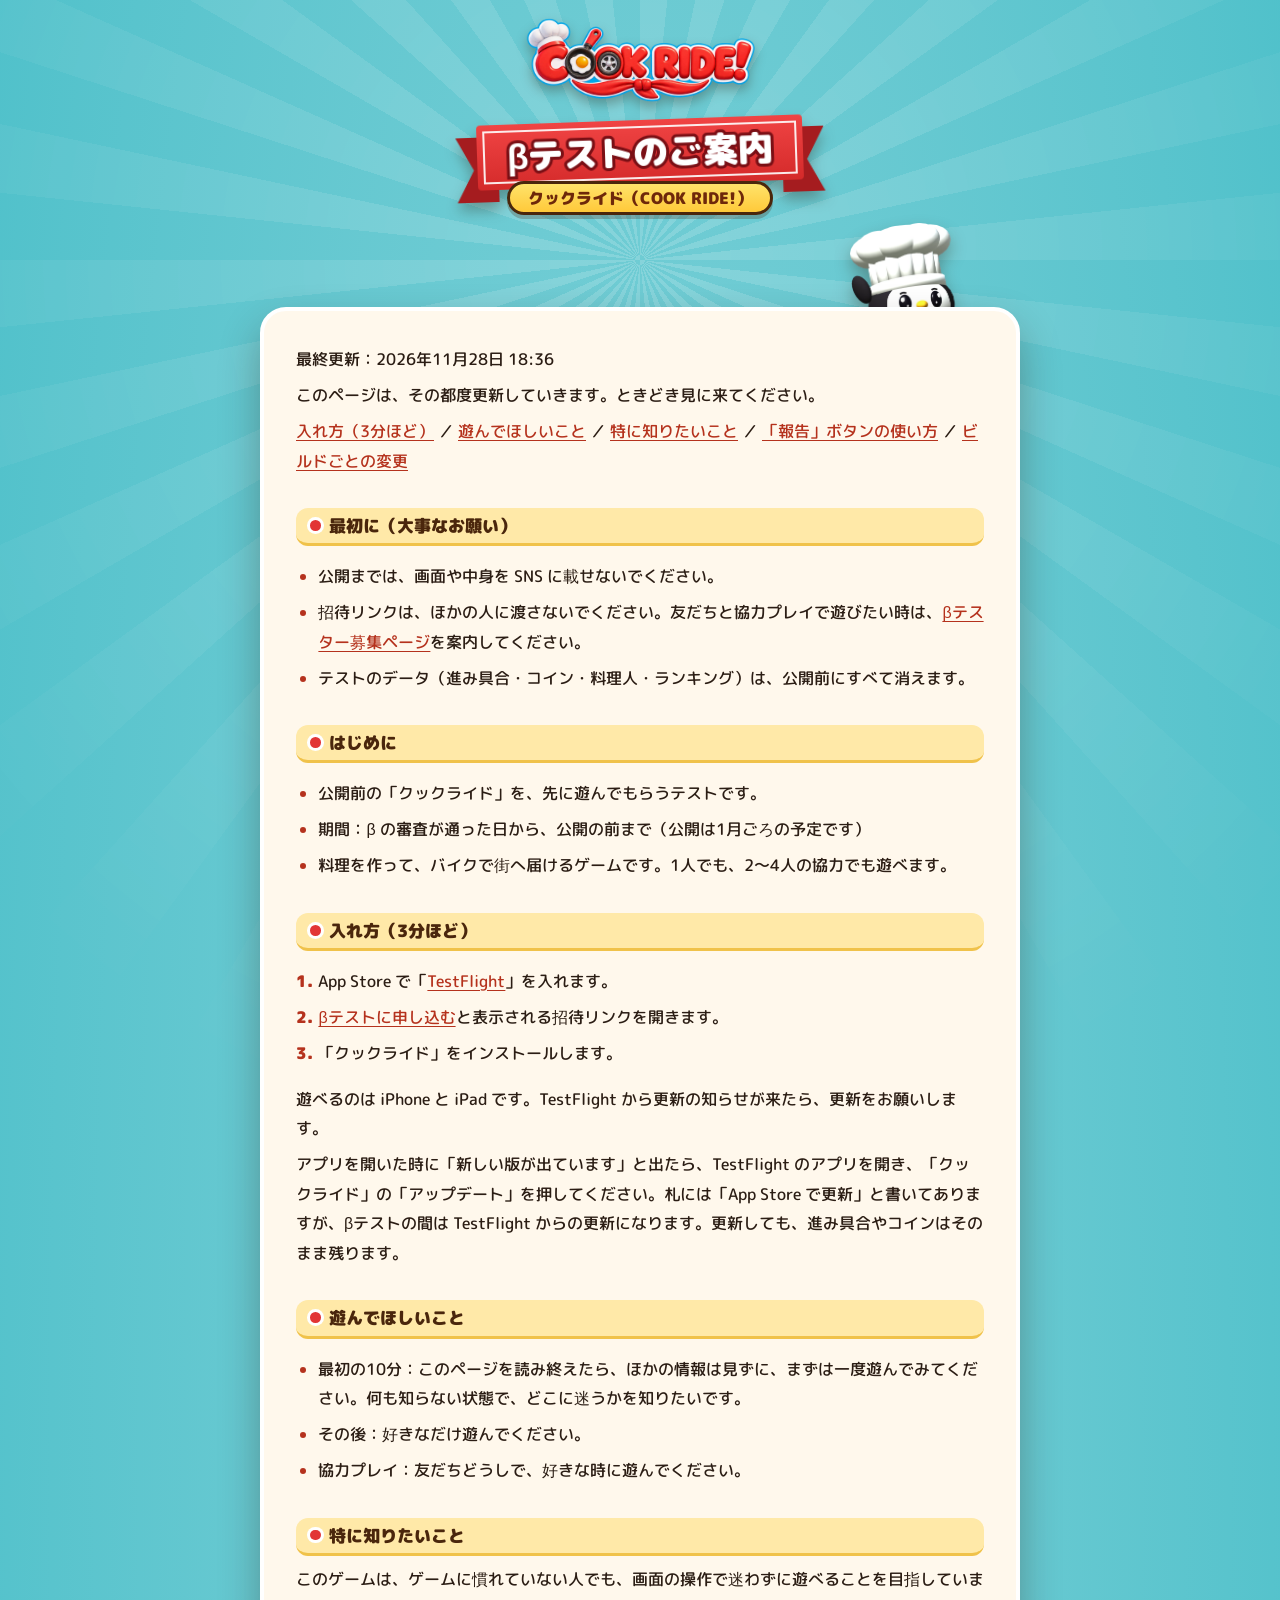
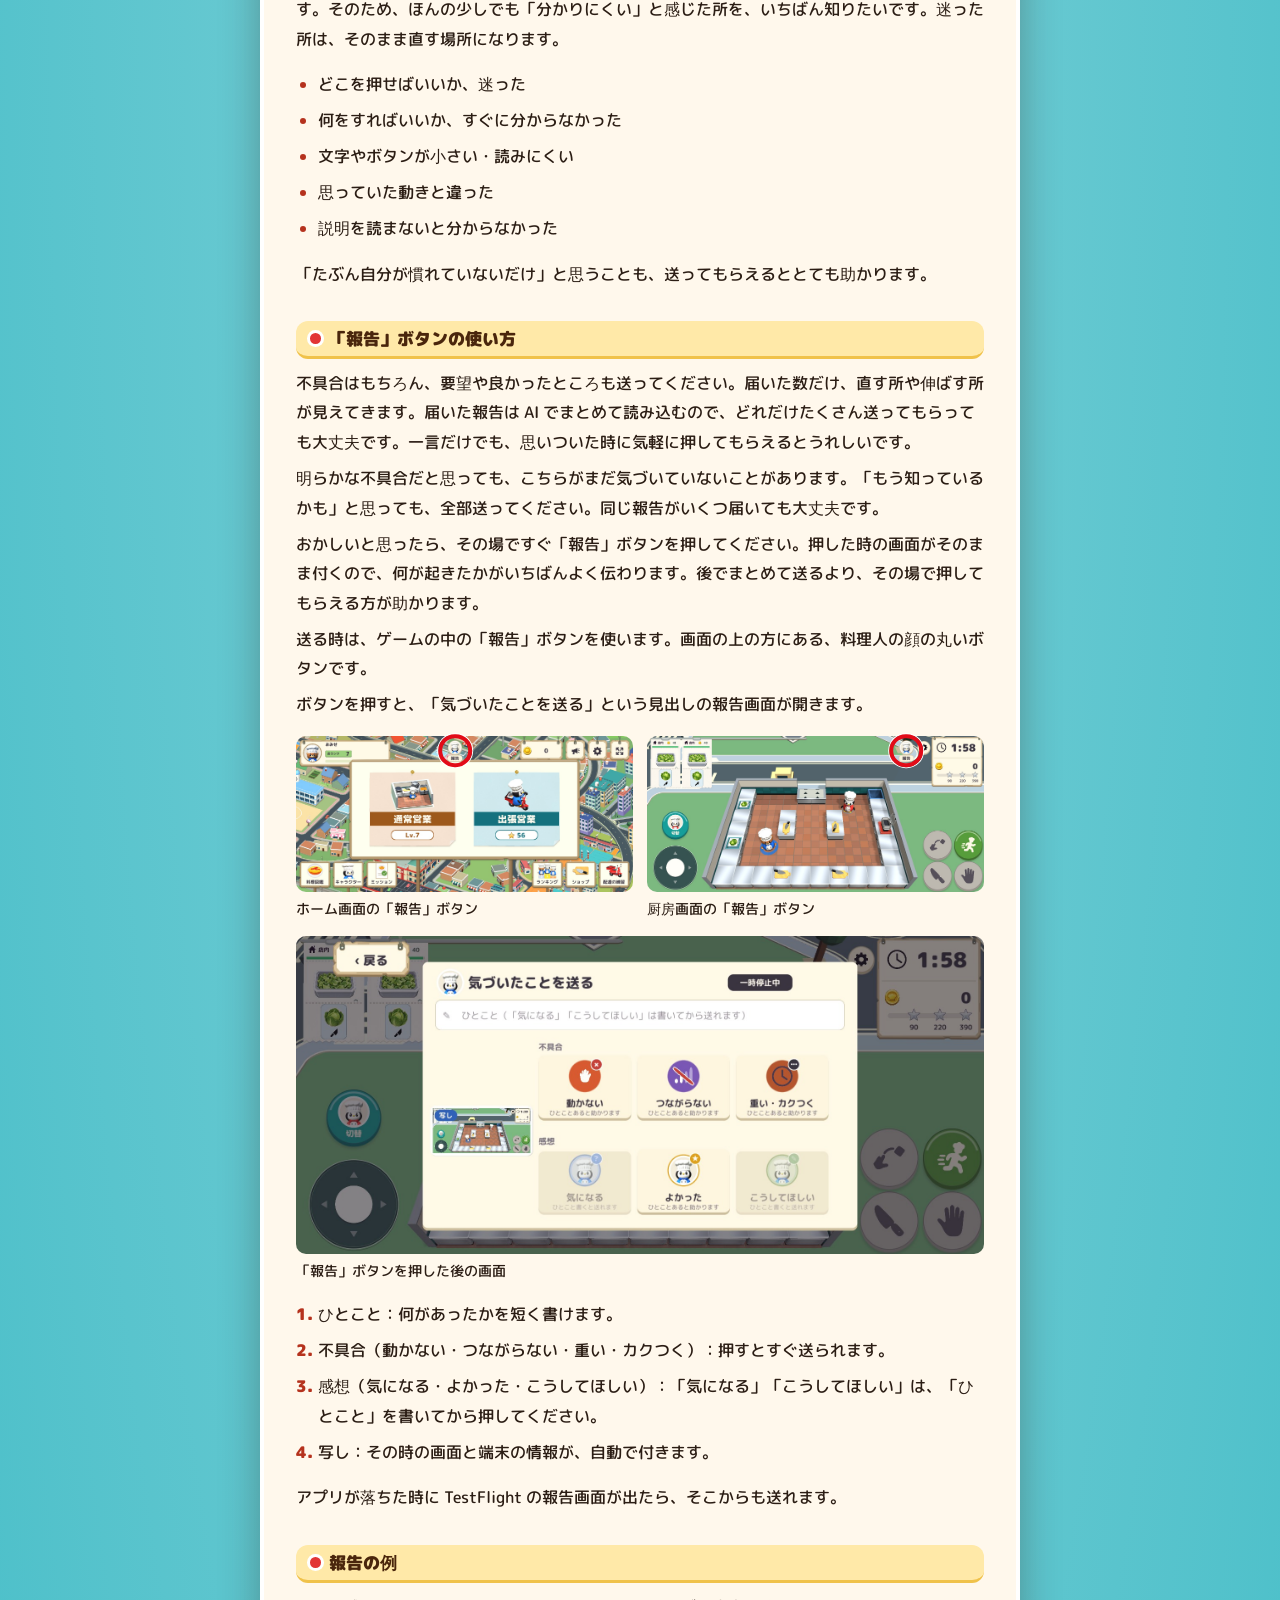
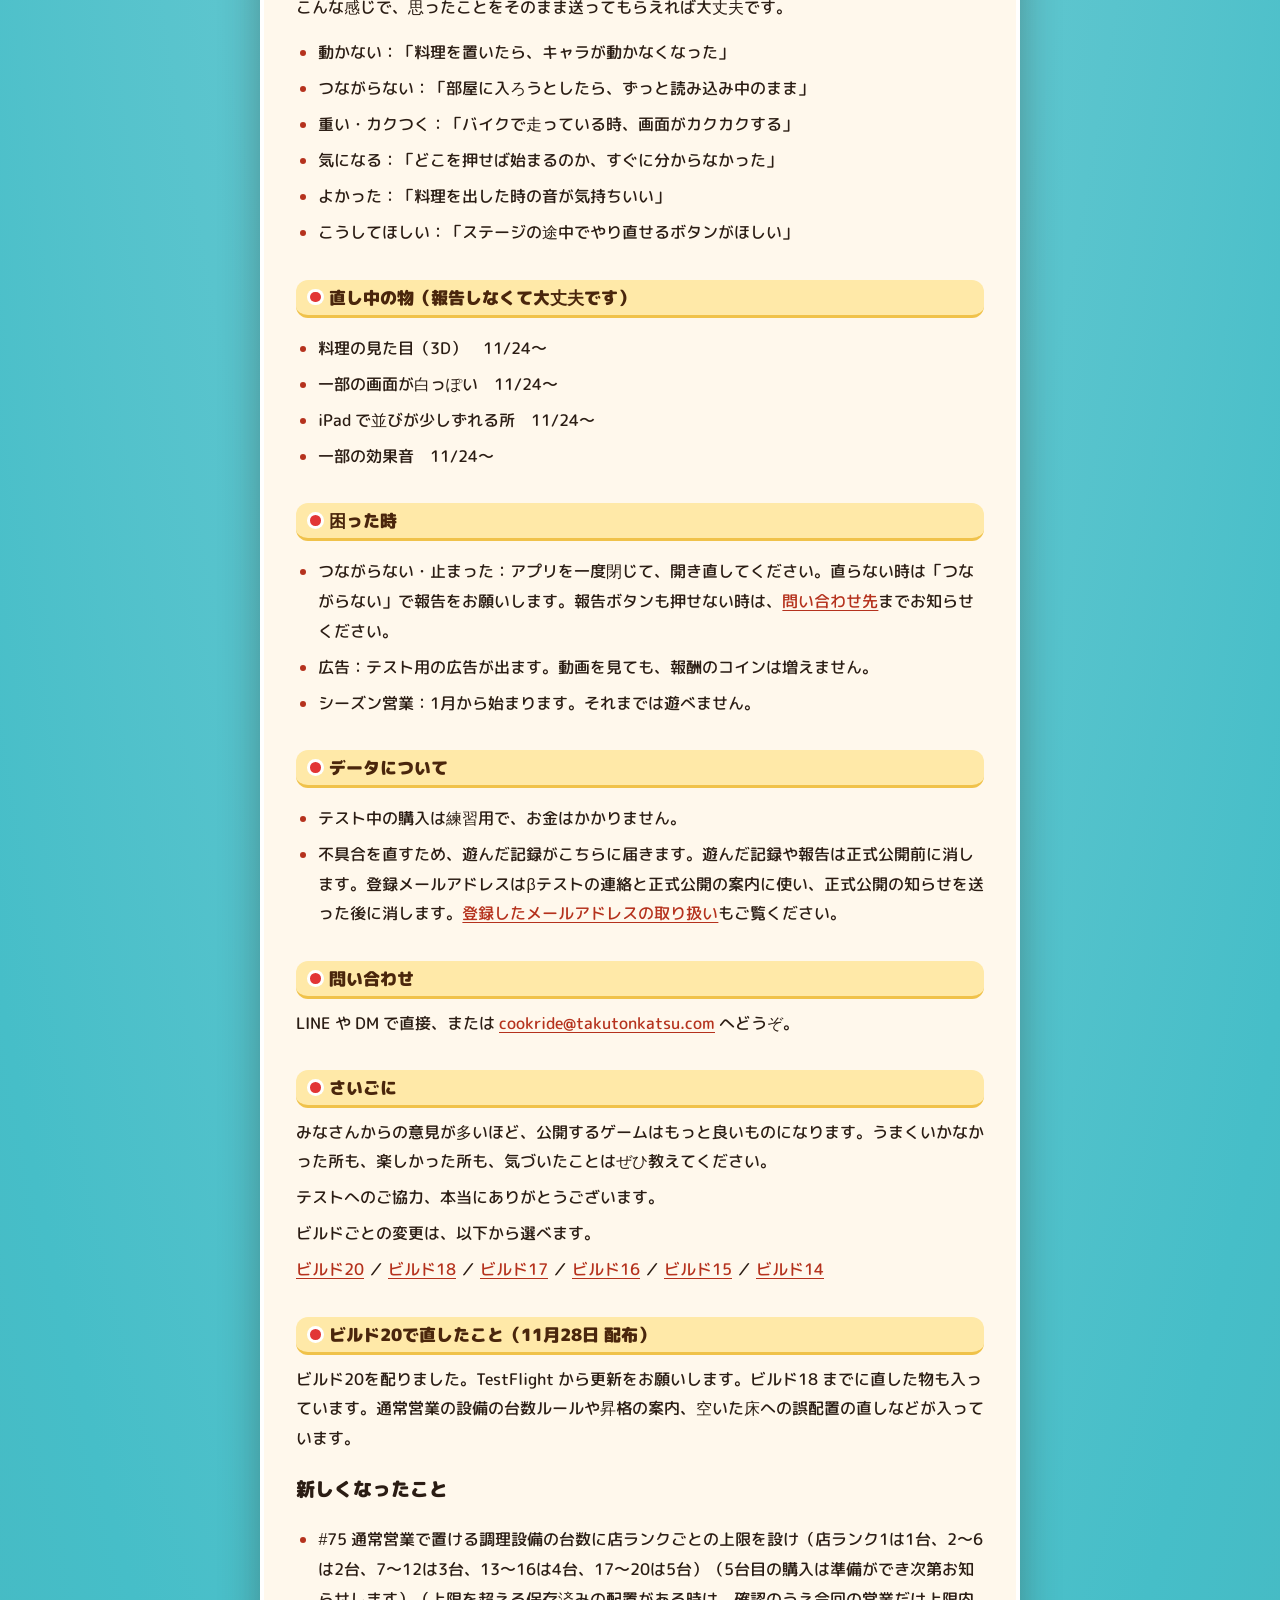
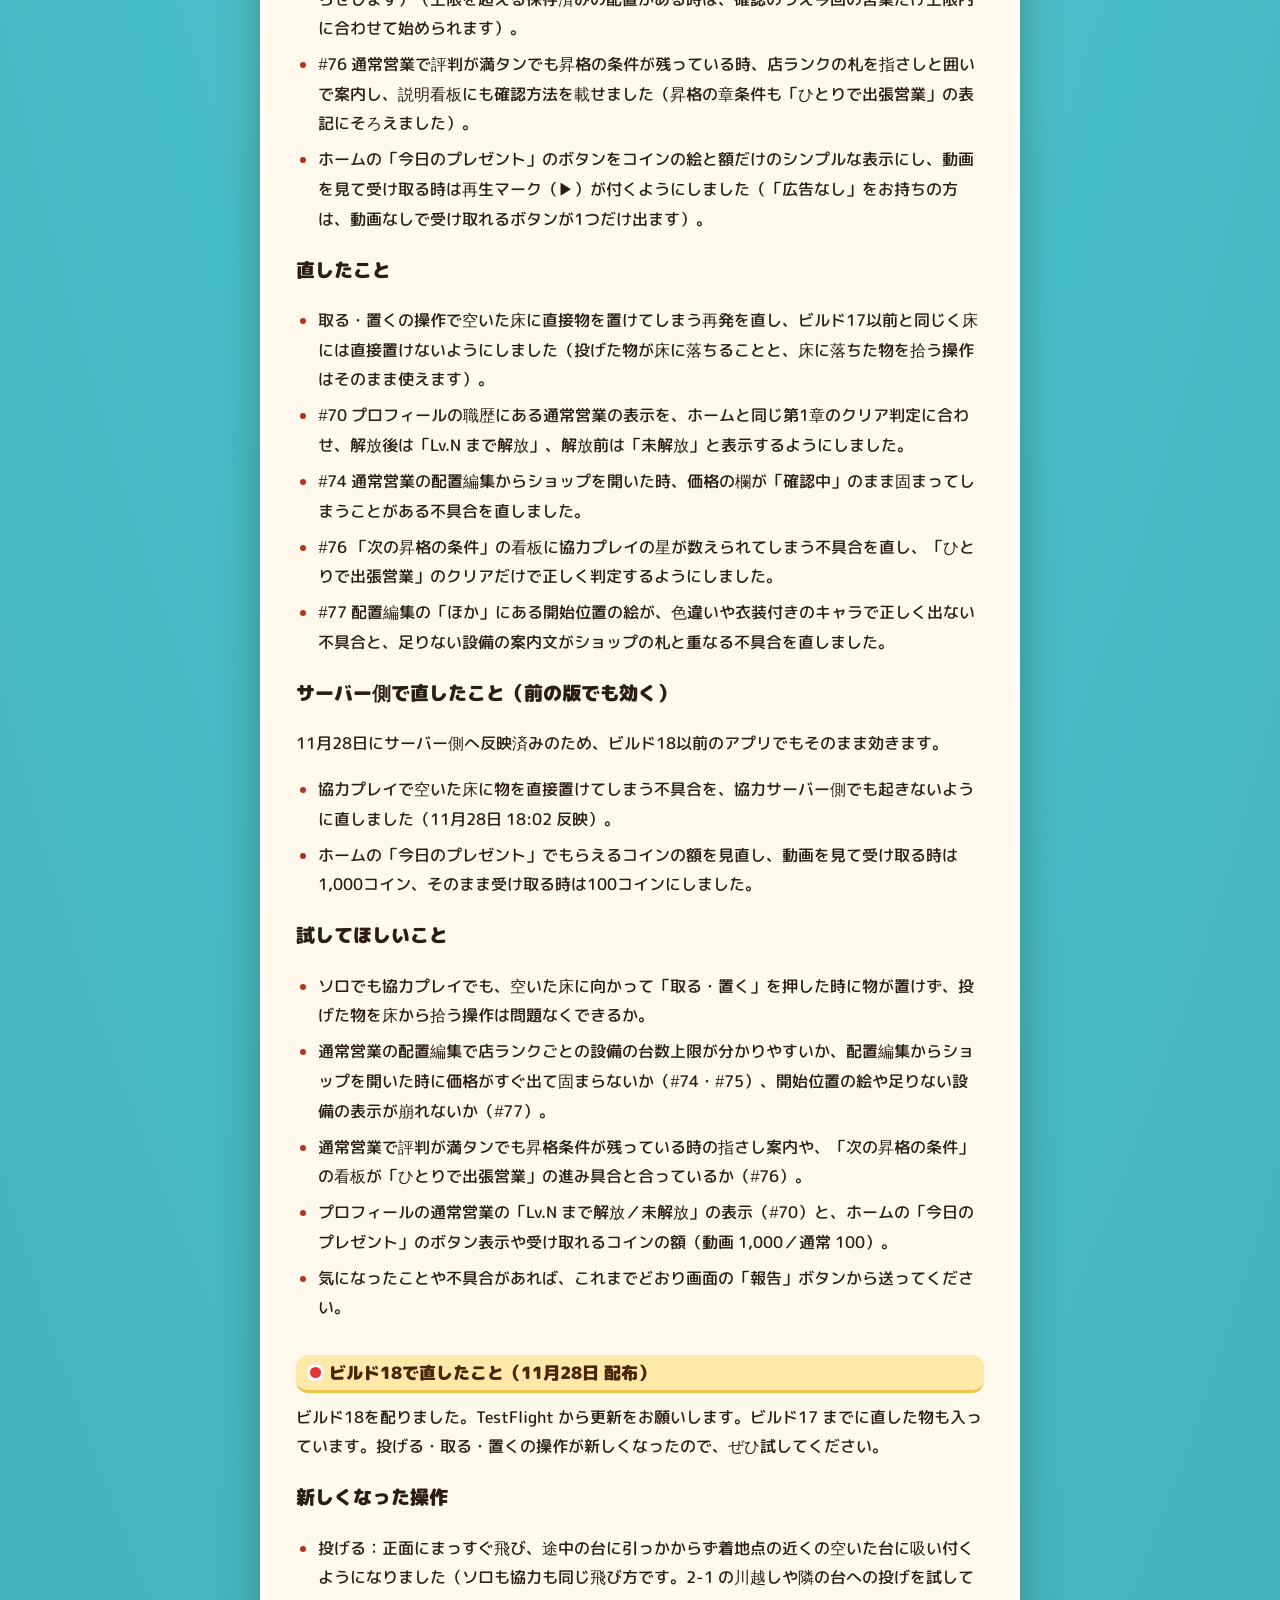
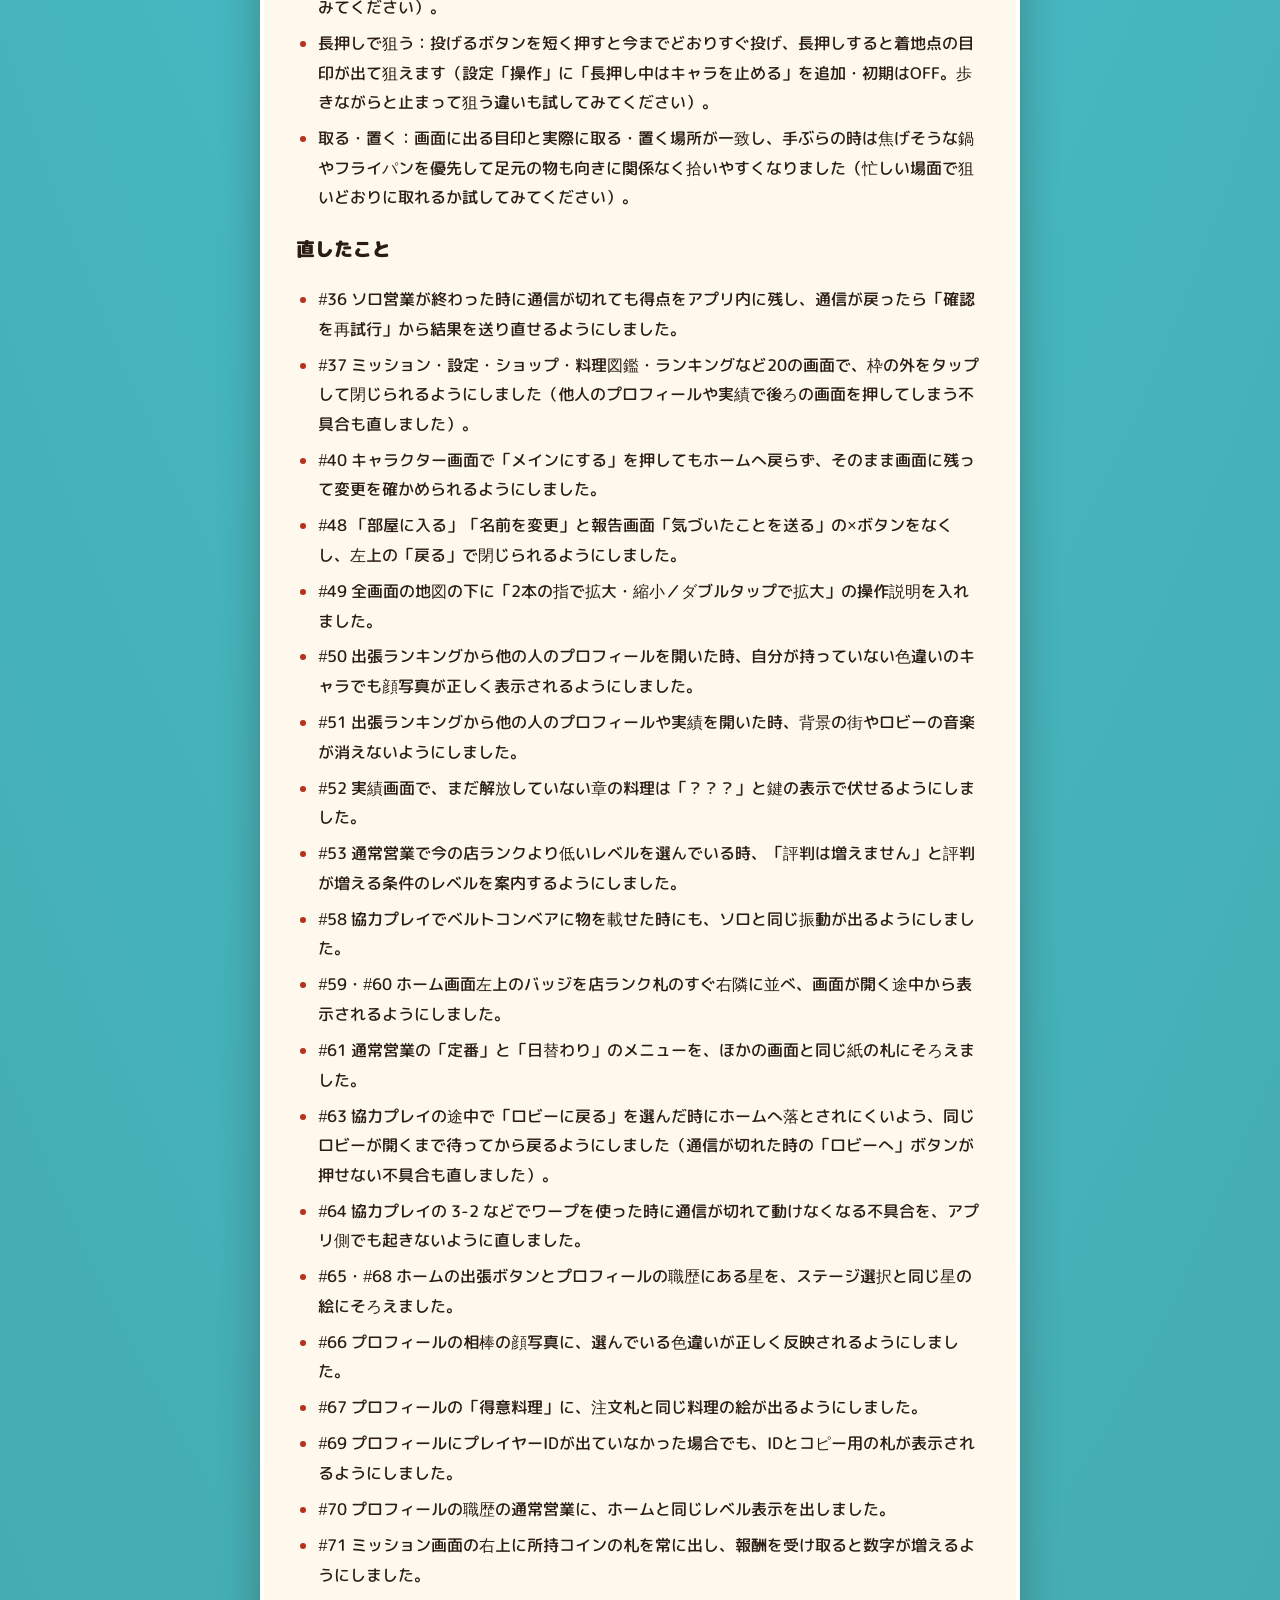
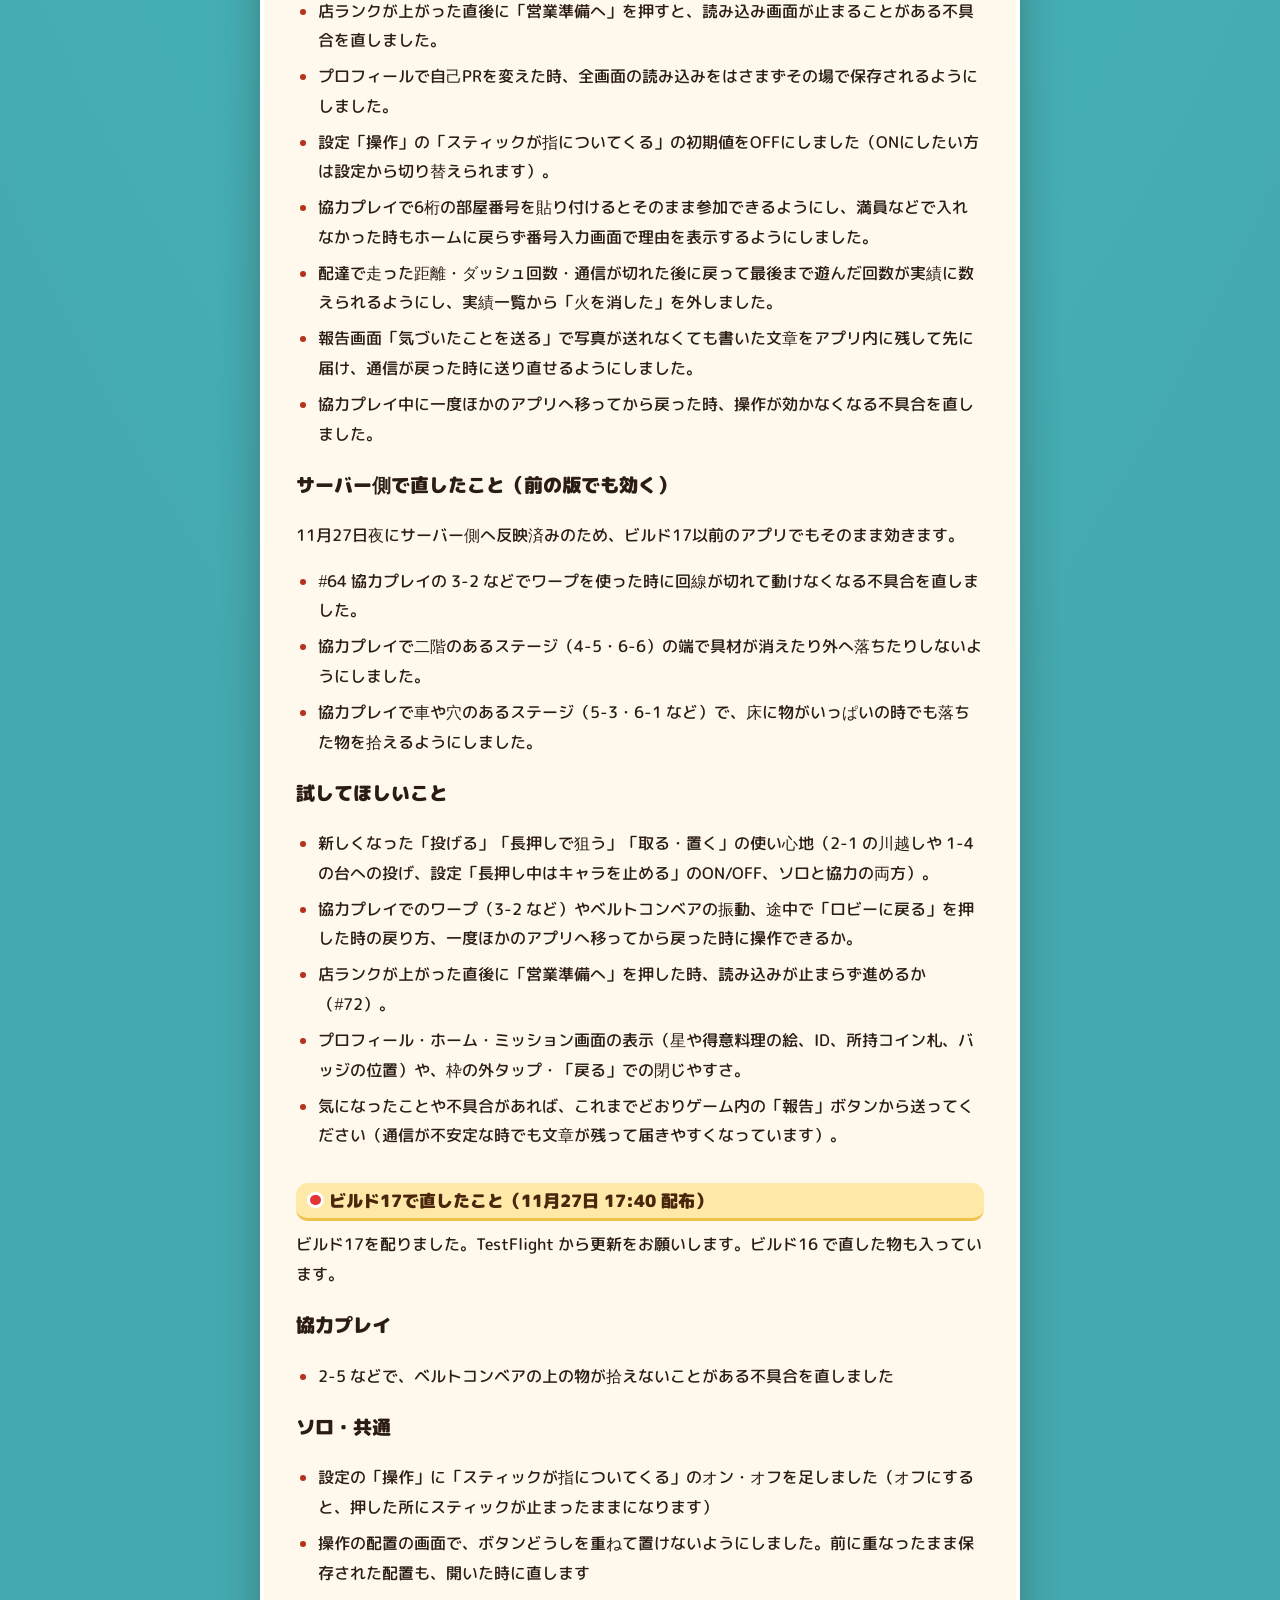
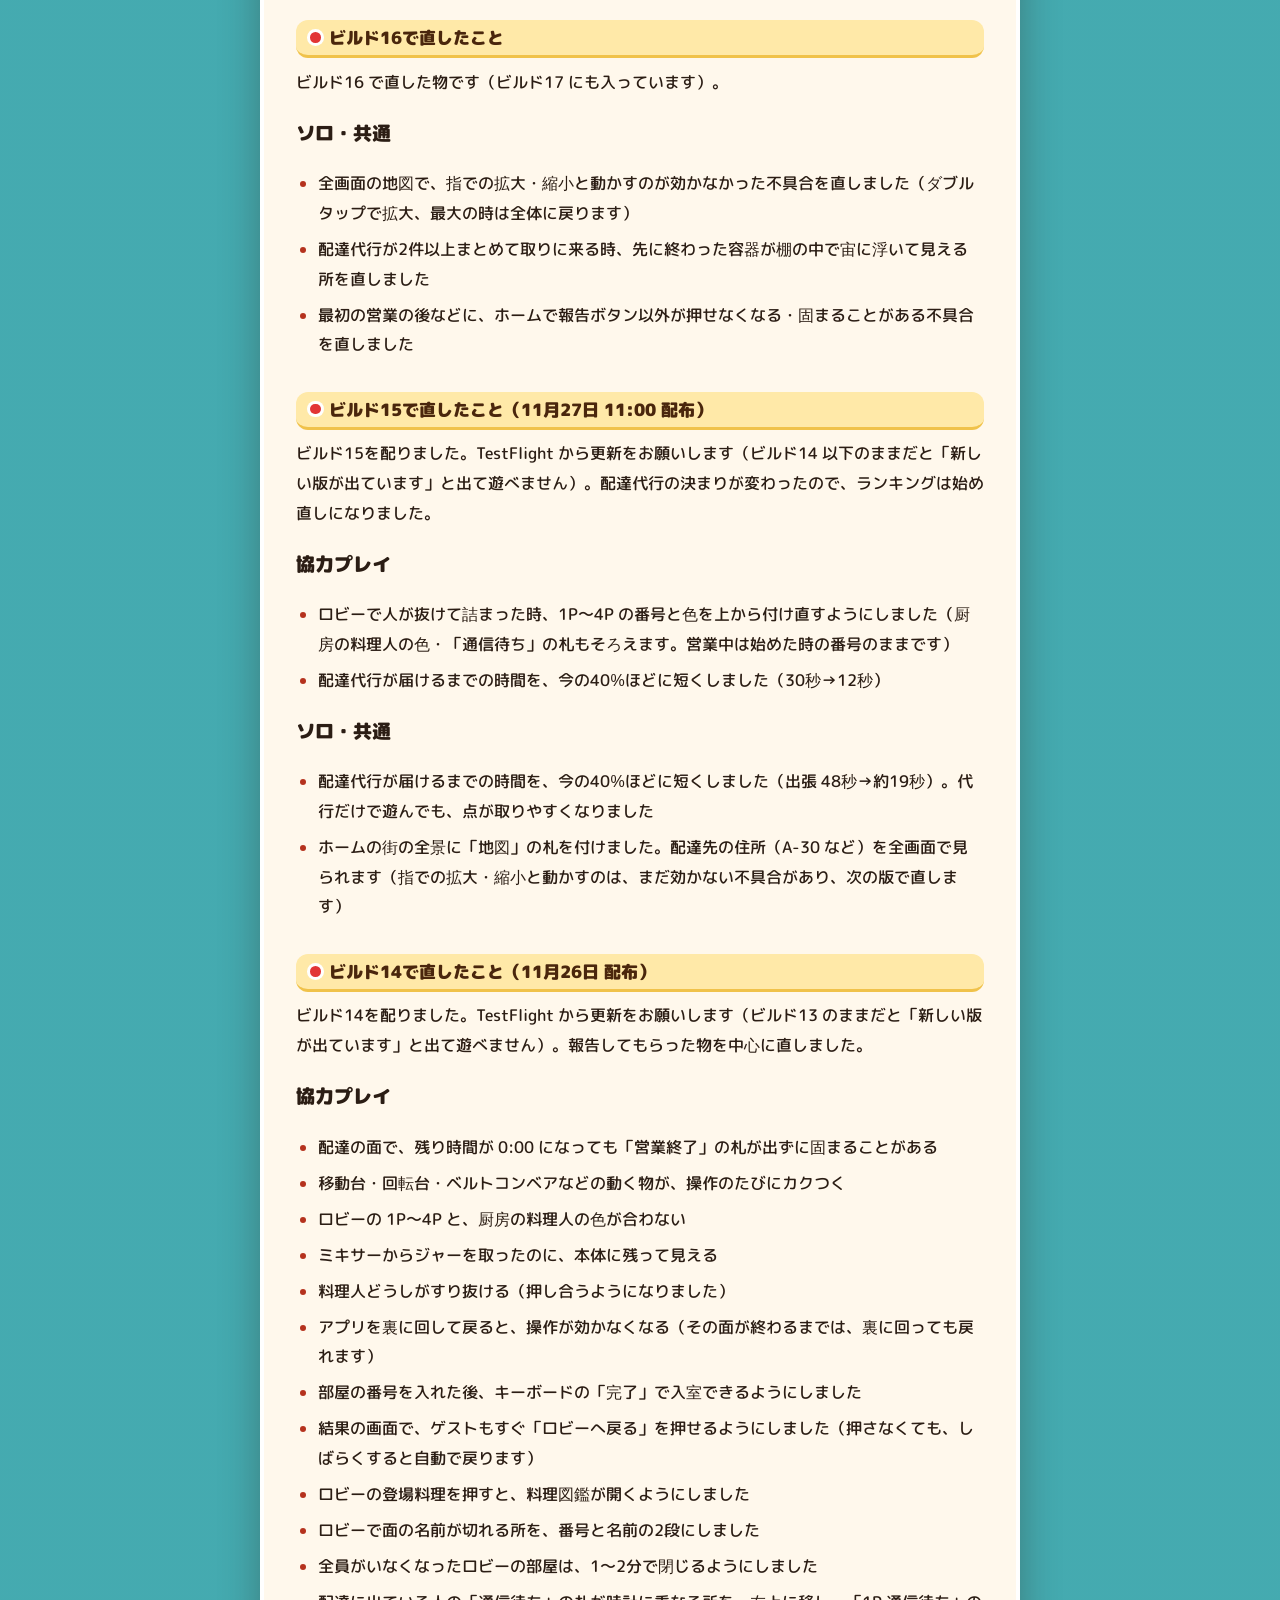
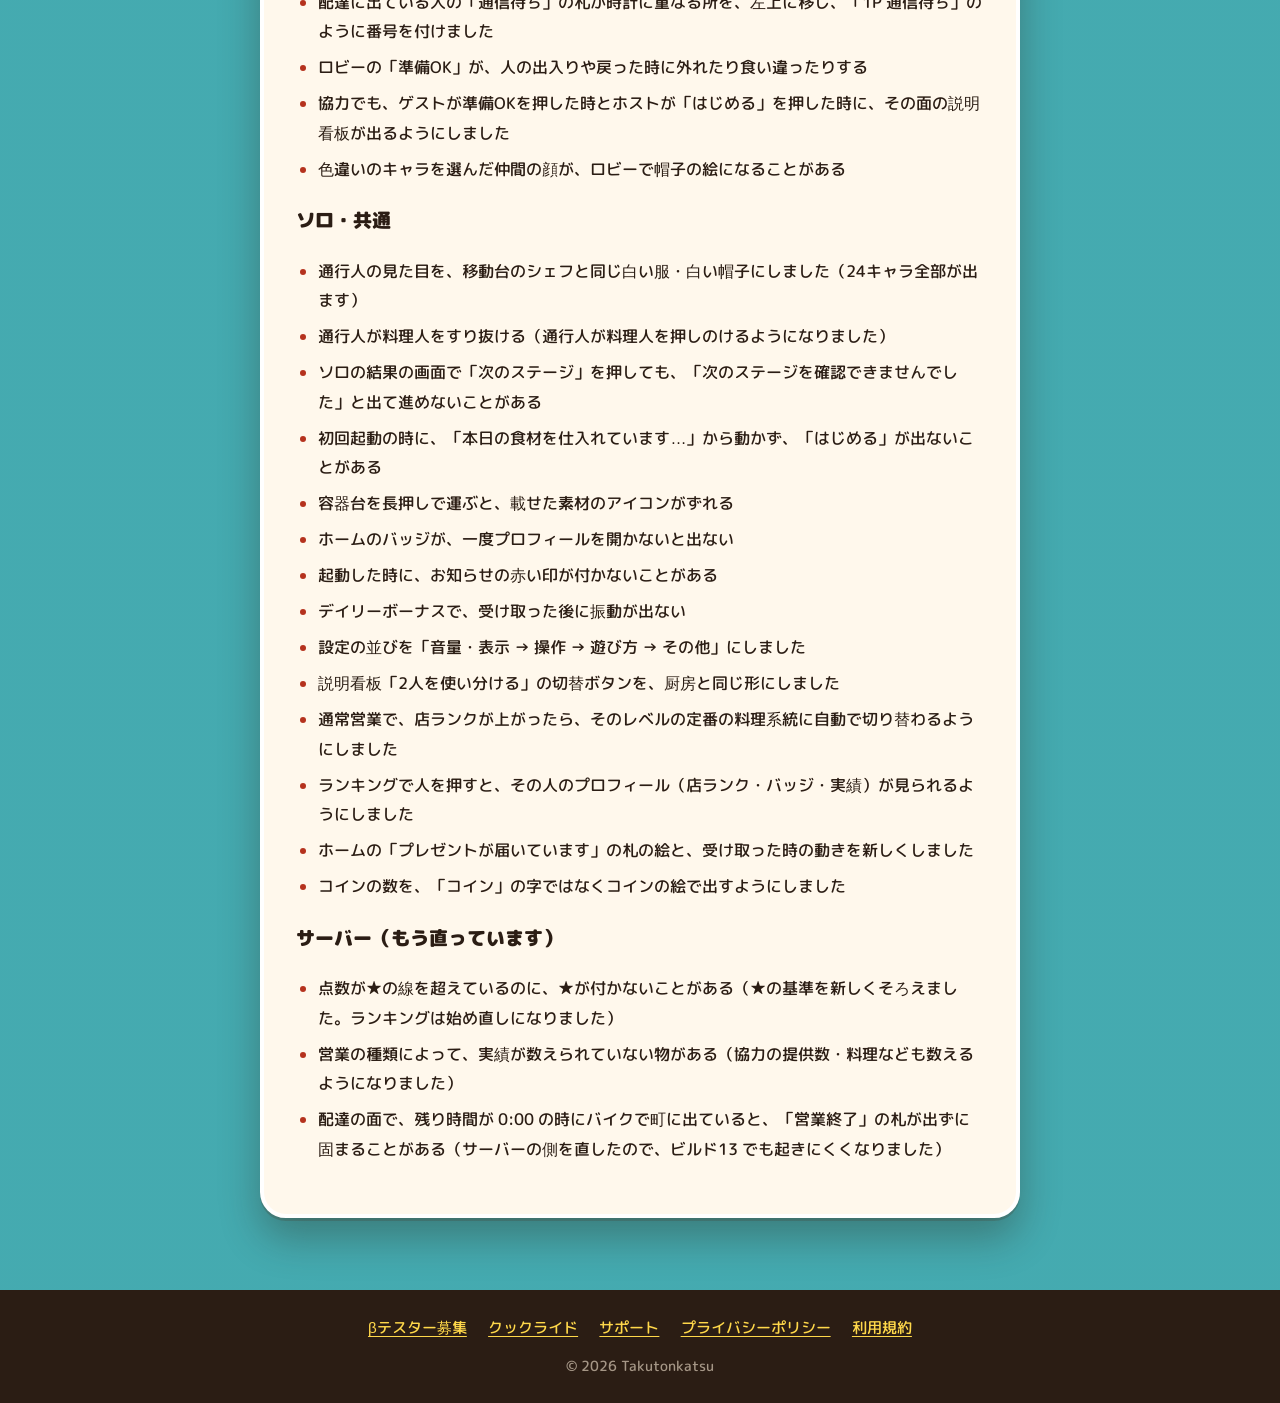
<file: cookride/beta/guide/index.html>
<!doctype html>
<html lang="ja">
<head>
  <meta charset="utf-8">
  <meta name="viewport" content="width=device-width, initial-scale=1, viewport-fit=cover">
  <meta http-equiv="Content-Security-Policy" content="default-src 'none'; style-src 'self'; img-src 'self'; font-src 'self'; base-uri 'none'; form-action 'none'">
  <meta name="referrer" content="no-referrer">
  <meta name="theme-color" content="#46bec8">
  <link rel="icon" href="../../img/icon.png">
  <title>βテストのご案内｜クックライド（COOK RIDE!）</title>
  <link rel="stylesheet" href="../page.css">
</head>
<body>
<div class="band">
  <header class="head">
    <a href="../../"><img class="logo" src="../../img/logo.webp" width="1100" height="404" alt="クックライド（COOK RIDE!）のホームページへ"></a>
    <h1><span>βテストのご案内</span></h1>
    <p class="app">クックライド（COOK RIDE!）</p>
  </header>
  <div class="sheet">
    <img class="chef" src="../../img/chef-penguin.webp" width="505" height="760" alt="">
<main>
  <p>最終更新：2026年11月28日 18:36</p>
  <p>このページは、その都度更新していきます。ときどき見に来てください。</p>
  <nav aria-label="目次"><p><a href="#install">入れ方（3分ほど）</a> ／ <a href="#play">遊んでほしいこと</a> ／ <a href="#feedback">特に知りたいこと</a> ／ <a href="#report">「報告」ボタンの使い方</a> ／ <a href="#latest-changes">ビルドごとの変更</a></p></nav>
  <h2 id="first">最初に（大事なお願い）</h2>
  <ul>
    <li>公開までは、画面や中身を SNS に載せないでください。</li>
    <li>招待リンクは、ほかの人に渡さないでください。友だちと協力プレイで遊びたい時は、<a href="../">βテスター募集ページ</a>を案内してください。</li>
    <li>テストのデータ（進み具合・コイン・料理人・ランキング）は、公開前にすべて消えます。</li>
  </ul>
  <h2 id="about">はじめに</h2>
  <ul>
    <li>公開前の「クックライド」を、先に遊んでもらうテストです。</li>
    <li>期間：β の審査が通った日から、公開の前まで（公開は1月ごろの予定です）</li>
    <li>料理を作って、バイクで街へ届けるゲームです。1人でも、2〜4人の協力でも遊べます。</li>
  </ul>
  <h2 id="install">入れ方（3分ほど）</h2>
  <ol>
    <li>App Store で「<a href="https://apps.apple.com/jp/app/testflight/id899247664">TestFlight</a>」を入れます。</li>
    <li><a href="../#application-guide">βテストに申し込む</a>と表示される招待リンクを開きます。</li>
    <li>「クックライド」をインストールします。</li>
  </ol>
  <p>遊べるのは iPhone と iPad です。TestFlight から更新の知らせが来たら、更新をお願いします。</p>
  <p>アプリを開いた時に「新しい版が出ています」と出たら、TestFlight のアプリを開き、「クックライド」の「アップデート」を押してください。札には「App Store で更新」と書いてありますが、βテストの間は TestFlight からの更新になります。更新しても、進み具合やコインはそのまま残ります。</p>
  <h2 id="play">遊んでほしいこと</h2>
  <ul>
    <li>最初の10分：このページを読み終えたら、ほかの情報は見ずに、まずは一度遊んでみてください。何も知らない状態で、どこに迷うかを知りたいです。</li>
    <li>その後：好きなだけ遊んでください。</li>
    <li>協力プレイ：友だちどうしで、好きな時に遊んでください。</li>
  </ul>
  <h2 id="feedback">特に知りたいこと</h2>
  <p>このゲームは、ゲームに慣れていない人でも、画面の操作で迷わずに遊べることを目指しています。そのため、ほんの少しでも「分かりにくい」と感じた所を、いちばん知りたいです。迷った所は、そのまま直す場所になります。</p>
  <ul>
    <li>どこを押せばいいか、迷った</li>
    <li>何をすればいいか、すぐに分からなかった</li>
    <li>文字やボタンが小さい・読みにくい</li>
    <li>思っていた動きと違った</li>
    <li>説明を読まないと分からなかった</li>
  </ul>
  <p>「たぶん自分が慣れていないだけ」と思うことも、送ってもらえるととても助かります。</p>
  <h2 id="report">「報告」ボタンの使い方</h2>
  <p>不具合はもちろん、要望や良かったところも送ってください。届いた数だけ、直す所や伸ばす所が見えてきます。届いた報告は AI でまとめて読み込むので、どれだけたくさん送ってもらっても大丈夫です。一言だけでも、思いついた時に気軽に押してもらえるとうれしいです。</p>
  <p>明らかな不具合だと思っても、こちらがまだ気づいていないことがあります。「もう知っているかも」と思っても、全部送ってください。同じ報告がいくつ届いても大丈夫です。</p>
  <p>おかしいと思ったら、その場ですぐ「報告」ボタンを押してください。押した時の画面がそのまま付くので、何が起きたかがいちばんよく伝わります。後でまとめて送るより、その場で押してもらえる方が助かります。</p>
  <p>送る時は、ゲームの中の「報告」ボタンを使います。画面の上の方にある、料理人の顔の丸いボタンです。</p>
  <p>ボタンを押すと、「気づいたことを送る」という見出しの報告画面が開きます。</p>
  <div class="report-examples">
    <figure>
      <div class="report-example-home"><img src="../report-home.jpg" width="1624" height="750" loading="lazy" alt="ホーム画面。上の方にある料理人の顔の丸い「報告」ボタンを赤丸で表示"></div>
      <figcaption>ホーム画面の「報告」ボタン</figcaption>
    </figure>
    <figure>
      <div class="report-example-kitchen"><img src="../report-kitchen.jpg" width="1624" height="750" loading="lazy" alt="厨房画面。歯車の左にある料理人の顔の丸い「報告」ボタンを赤丸で表示"></div>
      <figcaption>厨房画面の「報告」ボタン</figcaption>
    </figure>
    <figure class="report-example-sheet">
      <img src="../report-sheet.jpg" width="1624" height="750" loading="lazy" alt="「気づいたことを送る」の画面。ひとこと欄と6種類の報告項目が並ぶ">
      <figcaption>「報告」ボタンを押した後の画面</figcaption>
    </figure>
  </div>
  <ol>
    <li>ひとこと：何があったかを短く書けます。</li>
    <li>不具合（動かない・つながらない・重い・カクつく）：押すとすぐ送られます。</li>
    <li>感想（気になる・よかった・こうしてほしい）：「気になる」「こうしてほしい」は、「ひとこと」を書いてから押してください。</li>
    <li>写し：その時の画面と端末の情報が、自動で付きます。</li>
  </ol>
  <p>アプリが落ちた時に TestFlight の報告画面が出たら、そこからも送れます。</p>
  <h2 id="examples">報告の例</h2>
  <p>こんな感じで、思ったことをそのまま送ってもらえれば大丈夫です。</p>
  <ul>
    <li>動かない：「料理を置いたら、キャラが動かなくなった」</li>
    <li>つながらない：「部屋に入ろうとしたら、ずっと読み込み中のまま」</li>
    <li>重い・カクつく：「バイクで走っている時、画面がカクカクする」</li>
    <li>気になる：「どこを押せば始まるのか、すぐに分からなかった」</li>
    <li>よかった：「料理を出した時の音が気持ちいい」</li>
    <li>こうしてほしい：「ステージの途中でやり直せるボタンがほしい」</li>
  </ul>
  <h2 id="known">直し中の物（報告しなくて大丈夫です）</h2>
  <ul>
    <li>料理の見た目（3D）　11/24〜</li>
    <li>一部の画面が白っぽい　11/24〜</li>
    <li>iPad で並びが少しずれる所　11/24〜</li>
    <li>一部の効果音　11/24〜</li>
  </ul>
  <h2 id="help">困った時</h2>
  <ul>
    <li>つながらない・止まった：アプリを一度閉じて、開き直してください。直らない時は「つながらない」で報告をお願いします。報告ボタンも押せない時は、<a href="#contact">問い合わせ先</a>までお知らせください。</li>
    <li>広告：テスト用の広告が出ます。動画を見ても、報酬のコインは増えません。</li>
    <li>シーズン営業：1月から始まります。それまでは遊べません。</li>
  </ul>
  <h2 id="data">データについて</h2>
  <ul>
    <li>テスト中の購入は練習用で、お金はかかりません。</li>
    <li>不具合を直すため、遊んだ記録がこちらに届きます。遊んだ記録や報告は正式公開前に消します。登録メールアドレスはβテストの連絡と正式公開の案内に使い、正式公開の知らせを送った後に消します。<a href="../../privacy/#beta-signup">登録したメールアドレスの取り扱い</a>もご覧ください。</li>
  </ul>
  <h2 id="contact">問い合わせ</h2>
  <p>LINE や DM で直接、または <a href="mailto:cookride@takutonkatsu.com">cookride@takutonkatsu.com</a> へどうぞ。</p>
  <h2 id="thanks">さいごに</h2>
  <p>みなさんからの意見が多いほど、公開するゲームはもっと良いものになります。うまくいかなかった所も、楽しかった所も、気づいたことはぜひ教えてください。</p>
  <p>テストへのご協力、本当にありがとうございます。</p>
  <p>ビルドごとの変更は、以下から選べます。</p>
  <nav aria-label="ビルドごとの変更"><p><a href="#build20">ビルド20</a> ／ <a href="#build18">ビルド18</a> ／ <a href="#build17">ビルド17</a> ／ <a href="#build16">ビルド16</a> ／ <a href="#build15">ビルド15</a> ／ <a href="#build14">ビルド14</a></p></nav>
  <!-- アプリの「最新の修正情報」が参照するため、latest-changes は常に先頭のビルド見出しに付ける。 -->
  <h2 id="latest-changes"><span id="build20">ビルド20で直したこと（11月28日 配布）</span></h2>
  <p>ビルド20を配りました。TestFlight から更新をお願いします。ビルド18 までに直した物も入っています。通常営業の設備の台数ルールや昇格の案内、空いた床への誤配置の直しなどが入っています。</p>
  <h3>新しくなったこと</h3>
  <ul>
    <li>#75 通常営業で置ける調理設備の台数に店ランクごとの上限を設け（店ランク1は1台、2〜6は2台、7〜12は3台、13〜16は4台、17〜20は5台）（5台目の購入は準備ができ次第お知らせします）（上限を超える保存済みの配置がある時は、確認のうえ今回の営業だけ上限内に合わせて始められます）。</li>
    <li>#76 通常営業で評判が満タンでも昇格の条件が残っている時、店ランクの札を指さしと囲いで案内し、説明看板にも確認方法を載せました（昇格の章条件も「ひとりで出張営業」の表記にそろえました）。</li>
    <li>ホームの「今日のプレゼント」のボタンをコインの絵と額だけのシンプルな表示にし、動画を見て受け取る時は再生マーク（▶）が付くようにしました（「広告なし」をお持ちの方は、動画なしで受け取れるボタンが1つだけ出ます）。</li>
  </ul>
  <h3>直したこと</h3>
  <ul>
    <li>取る・置くの操作で空いた床に直接物を置けてしまう再発を直し、ビルド17以前と同じく床には直接置けないようにしました（投げた物が床に落ちることと、床に落ちた物を拾う操作はそのまま使えます）。</li>
    <li>#70 プロフィールの職歴にある通常営業の表示を、ホームと同じ第1章のクリア判定に合わせ、解放後は「Lv.N まで解放」、解放前は「未解放」と表示するようにしました。</li>
    <li>#74 通常営業の配置編集からショップを開いた時、価格の欄が「確認中」のまま固まってしまうことがある不具合を直しました。</li>
    <li>#76 「次の昇格の条件」の看板に協力プレイの星が数えられてしまう不具合を直し、「ひとりで出張営業」のクリアだけで正しく判定するようにしました。</li>
    <li>#77 配置編集の「ほか」にある開始位置の絵が、色違いや衣装付きのキャラで正しく出ない不具合と、足りない設備の案内文がショップの札と重なる不具合を直しました。</li>
  </ul>
  <h3>サーバー側で直したこと（前の版でも効く）</h3>
  <p>11月28日にサーバー側へ反映済みのため、ビルド18以前のアプリでもそのまま効きます。</p>
  <ul>
    <li>協力プレイで空いた床に物を直接置けてしまう不具合を、協力サーバー側でも起きないように直しました（11月28日 18:02 反映）。</li>
    <li>ホームの「今日のプレゼント」でもらえるコインの額を見直し、動画を見て受け取る時は1,000コイン、そのまま受け取る時は100コインにしました。</li>
  </ul>
  <h3>試してほしいこと</h3>
  <ul>
    <li>ソロでも協力プレイでも、空いた床に向かって「取る・置く」を押した時に物が置けず、投げた物を床から拾う操作は問題なくできるか。</li>
    <li>通常営業の配置編集で店ランクごとの設備の台数上限が分かりやすいか、配置編集からショップを開いた時に価格がすぐ出て固まらないか（#74・#75）、開始位置の絵や足りない設備の表示が崩れないか（#77）。</li>
    <li>通常営業で評判が満タンでも昇格条件が残っている時の指さし案内や、「次の昇格の条件」の看板が「ひとりで出張営業」の進み具合と合っているか（#76）。</li>
    <li>プロフィールの通常営業の「Lv.N まで解放／未解放」の表示（#70）と、ホームの「今日のプレゼント」のボタン表示や受け取れるコインの額（動画 1,000／通常 100）。</li>
    <li>気になったことや不具合があれば、これまでどおり画面の「報告」ボタンから送ってください。</li>
  </ul>
  <h2 id="build18">ビルド18で直したこと（11月28日 配布）</h2>
  <p>ビルド18を配りました。TestFlight から更新をお願いします。ビルド17 までに直した物も入っています。投げる・取る・置くの操作が新しくなったので、ぜひ試してください。</p>
  <h3>新しくなった操作</h3>
  <ul>
    <li>投げる：正面にまっすぐ飛び、途中の台に引っかからず着地点の近くの空いた台に吸い付くようになりました（ソロも協力も同じ飛び方です。2-1 の川越しや隣の台への投げを試してみてください）。</li>
    <li>長押しで狙う：投げるボタンを短く押すと今までどおりすぐ投げ、長押しすると着地点の目印が出て狙えます（設定「操作」に「長押し中はキャラを止める」を追加・初期はOFF。歩きながらと止まって狙う違いも試してみてください）。</li>
    <li>取る・置く：画面に出る目印と実際に取る・置く場所が一致し、手ぶらの時は焦げそうな鍋やフライパンを優先して足元の物も向きに関係なく拾いやすくなりました（忙しい場面で狙いどおりに取れるか試してみてください）。</li>
  </ul>
  <h3>直したこと</h3>
  <ul>
    <li>#36 ソロ営業が終わった時に通信が切れても得点をアプリ内に残し、通信が戻ったら「確認を再試行」から結果を送り直せるようにしました。</li>
    <li>#37 ミッション・設定・ショップ・料理図鑑・ランキングなど20の画面で、枠の外をタップして閉じられるようにしました（他人のプロフィールや実績で後ろの画面を押してしまう不具合も直しました）。</li>
    <li>#40 キャラクター画面で「メインにする」を押してもホームへ戻らず、そのまま画面に残って変更を確かめられるようにしました。</li>
    <li>#48 「部屋に入る」「名前を変更」と報告画面「気づいたことを送る」の×ボタンをなくし、左上の「戻る」で閉じられるようにしました。</li>
    <li>#49 全画面の地図の下に「2本の指で拡大・縮小／ダブルタップで拡大」の操作説明を入れました。</li>
    <li>#50 出張ランキングから他の人のプロフィールを開いた時、自分が持っていない色違いのキャラでも顔写真が正しく表示されるようにしました。</li>
    <li>#51 出張ランキングから他の人のプロフィールや実績を開いた時、背景の街やロビーの音楽が消えないようにしました。</li>
    <li>#52 実績画面で、まだ解放していない章の料理は「？？？」と鍵の表示で伏せるようにしました。</li>
    <li>#53 通常営業で今の店ランクより低いレベルを選んでいる時、「評判は増えません」と評判が増える条件のレベルを案内するようにしました。</li>
    <li>#58 協力プレイでベルトコンベアに物を載せた時にも、ソロと同じ振動が出るようにしました。</li>
    <li>#59・#60 ホーム画面左上のバッジを店ランク札のすぐ右隣に並べ、画面が開く途中から表示されるようにしました。</li>
    <li>#61 通常営業の「定番」と「日替わり」のメニューを、ほかの画面と同じ紙の札にそろえました。</li>
    <li>#63 協力プレイの途中で「ロビーに戻る」を選んだ時にホームへ落とされにくいよう、同じロビーが開くまで待ってから戻るようにしました（通信が切れた時の「ロビーへ」ボタンが押せない不具合も直しました）。</li>
    <li>#64 協力プレイの 3-2 などでワープを使った時に通信が切れて動けなくなる不具合を、アプリ側でも起きないように直しました。</li>
    <li>#65・#68 ホームの出張ボタンとプロフィールの職歴にある星を、ステージ選択と同じ星の絵にそろえました。</li>
    <li>#66 プロフィールの相棒の顔写真に、選んでいる色違いが正しく反映されるようにしました。</li>
    <li>#67 プロフィールの「得意料理」に、注文札と同じ料理の絵が出るようにしました。</li>
    <li>#69 プロフィールにプレイヤーIDが出ていなかった場合でも、IDとコピー用の札が表示されるようにしました。</li>
    <li>#70 プロフィールの職歴の通常営業に、ホームと同じレベル表示を出しました。</li>
    <li>#71 ミッション画面の右上に所持コインの札を常に出し、報酬を受け取ると数字が増えるようにしました。</li>
    <li>店ランクが上がった直後に「営業準備へ」を押すと、読み込み画面が止まることがある不具合を直しました。</li>
    <li>プロフィールで自己PRを変えた時、全画面の読み込みをはさまずその場で保存されるようにしました。</li>
    <li>設定「操作」の「スティックが指についてくる」の初期値をOFFにしました（ONにしたい方は設定から切り替えられます）。</li>
    <li>協力プレイで6桁の部屋番号を貼り付けるとそのまま参加できるようにし、満員などで入れなかった時もホームに戻らず番号入力画面で理由を表示するようにしました。</li>
    <li>配達で走った距離・ダッシュ回数・通信が切れた後に戻って最後まで遊んだ回数が実績に数えられるようにし、実績一覧から「火を消した」を外しました。</li>
    <li>報告画面「気づいたことを送る」で写真が送れなくても書いた文章をアプリ内に残して先に届け、通信が戻った時に送り直せるようにしました。</li>
    <li>協力プレイ中に一度ほかのアプリへ移ってから戻った時、操作が効かなくなる不具合を直しました。</li>
  </ul>
  <h3>サーバー側で直したこと（前の版でも効く）</h3>
  <p>11月27日夜にサーバー側へ反映済みのため、ビルド17以前のアプリでもそのまま効きます。</p>
  <ul>
    <li>#64 協力プレイの 3-2 などでワープを使った時に回線が切れて動けなくなる不具合を直しました。</li>
    <li>協力プレイで二階のあるステージ（4-5・6-6）の端で具材が消えたり外へ落ちたりしないようにしました。</li>
    <li>協力プレイで車や穴のあるステージ（5-3・6-1 など）で、床に物がいっぱいの時でも落ちた物を拾えるようにしました。</li>
  </ul>
  <h3>試してほしいこと</h3>
  <ul>
    <li>新しくなった「投げる」「長押しで狙う」「取る・置く」の使い心地（2-1 の川越しや 1-4 の台への投げ、設定「長押し中はキャラを止める」のON/OFF、ソロと協力の両方）。</li>
    <li>協力プレイでのワープ（3-2 など）やベルトコンベアの振動、途中で「ロビーに戻る」を押した時の戻り方、一度ほかのアプリへ移ってから戻った時に操作できるか。</li>
    <li>店ランクが上がった直後に「営業準備へ」を押した時、読み込みが止まらず進めるか（#72）。</li>
    <li>プロフィール・ホーム・ミッション画面の表示（星や得意料理の絵、ID、所持コイン札、バッジの位置）や、枠の外タップ・「戻る」での閉じやすさ。</li>
    <li>気になったことや不具合があれば、これまでどおりゲーム内の「報告」ボタンから送ってください（通信が不安定な時でも文章が残って届きやすくなっています）。</li>
  </ul>
  <h2 id="build17">ビルド17で直したこと（11月27日 17:40 配布）</h2>
  <p>ビルド17を配りました。TestFlight から更新をお願いします。ビルド16 で直した物も入っています。</p>
  <h3>協力プレイ</h3>
  <ul>
    <li>2-5 などで、ベルトコンベアの上の物が拾えないことがある不具合を直しました</li>
  </ul>
  <h3>ソロ・共通</h3>
  <ul>
    <li>設定の「操作」に「スティックが指についてくる」のオン・オフを足しました（オフにすると、押した所にスティックが止まったままになります）</li>
    <li>操作の配置の画面で、ボタンどうしを重ねて置けないようにしました。前に重なったまま保存された配置も、開いた時に直します</li>
  </ul>
  <h2 id="build16">ビルド16で直したこと</h2>
  <p>ビルド16 で直した物です（ビルド17 にも入っています）。</p>
  <h3>ソロ・共通</h3>
  <ul>
    <li>全画面の地図で、指での拡大・縮小と動かすのが効かなかった不具合を直しました（ダブルタップで拡大、最大の時は全体に戻ります）</li>
    <li>配達代行が2件以上まとめて取りに来る時、先に終わった容器が棚の中で宙に浮いて見える所を直しました</li>
    <li>最初の営業の後などに、ホームで報告ボタン以外が押せなくなる・固まることがある不具合を直しました</li>
  </ul>
  <h2 id="build15">ビルド15で直したこと（11月27日 11:00 配布）</h2>
  <p>ビルド15を配りました。TestFlight から更新をお願いします（ビルド14 以下のままだと「新しい版が出ています」と出て遊べません）。配達代行の決まりが変わったので、ランキングは始め直しになりました。</p>
  <h3>協力プレイ</h3>
  <ul>
    <li>ロビーで人が抜けて詰まった時、1P〜4P の番号と色を上から付け直すようにしました（厨房の料理人の色・「通信待ち」の札もそろえます。営業中は始めた時の番号のままです）</li>
    <li>配達代行が届けるまでの時間を、今の40%ほどに短くしました（30秒→12秒）</li>
  </ul>
  <h3>ソロ・共通</h3>
  <ul>
    <li>配達代行が届けるまでの時間を、今の40%ほどに短くしました（出張 48秒→約19秒）。代行だけで遊んでも、点が取りやすくなりました</li>
    <li>ホームの街の全景に「地図」の札を付けました。配達先の住所（A-30 など）を全画面で見られます（指での拡大・縮小と動かすのは、まだ効かない不具合があり、次の版で直します）</li>
  </ul>
  <h2 id="build14">ビルド14で直したこと（11月26日 配布）</h2>
  <p>ビルド14を配りました。TestFlight から更新をお願いします（ビルド13 のままだと「新しい版が出ています」と出て遊べません）。報告してもらった物を中心に直しました。</p>
  <h3>協力プレイ</h3>
  <ul>
    <li>配達の面で、残り時間が 0:00 になっても「営業終了」の札が出ずに固まることがある</li>
    <li>移動台・回転台・ベルトコンベアなどの動く物が、操作のたびにカクつく</li>
    <li>ロビーの 1P〜4P と、厨房の料理人の色が合わない</li>
    <li>ミキサーからジャーを取ったのに、本体に残って見える</li>
    <li>料理人どうしがすり抜ける（押し合うようになりました）</li>
    <li>アプリを裏に回して戻ると、操作が効かなくなる（その面が終わるまでは、裏に回っても戻れます）</li>
    <li>部屋の番号を入れた後、キーボードの「完了」で入室できるようにしました</li>
    <li>結果の画面で、ゲストもすぐ「ロビーへ戻る」を押せるようにしました（押さなくても、しばらくすると自動で戻ります）</li>
    <li>ロビーの登場料理を押すと、料理図鑑が開くようにしました</li>
    <li>ロビーで面の名前が切れる所を、番号と名前の2段にしました</li>
    <li>全員がいなくなったロビーの部屋は、1〜2分で閉じるようにしました</li>
    <li>配達に出ている人の「通信待ち」の札が時計に重なる所を、左上に移し、「1P 通信待ち」のように番号を付けました</li>
    <li>ロビーの「準備OK」が、人の出入りや戻った時に外れたり食い違ったりする</li>
    <li>協力でも、ゲストが準備OKを押した時とホストが「はじめる」を押した時に、その面の説明看板が出るようにしました</li>
    <li>色違いのキャラを選んだ仲間の顔が、ロビーで帽子の絵になることがある</li>
  </ul>
  <h3>ソロ・共通</h3>
  <ul>
    <li>通行人の見た目を、移動台のシェフと同じ白い服・白い帽子にしました（24キャラ全部が出ます）</li>
    <li>通行人が料理人をすり抜ける（通行人が料理人を押しのけるようになりました）</li>
    <li>ソロの結果の画面で「次のステージ」を押しても、「次のステージを確認できませんでした」と出て進めないことがある</li>
    <li>初回起動の時に、「本日の食材を仕入れています…」から動かず、「はじめる」が出ないことがある</li>
    <li>容器台を長押しで運ぶと、載せた素材のアイコンがずれる</li>
    <li>ホームのバッジが、一度プロフィールを開かないと出ない</li>
    <li>起動した時に、お知らせの赤い印が付かないことがある</li>
    <li>デイリーボーナスで、受け取った後に振動が出ない</li>
    <li>設定の並びを「音量・表示 → 操作 → 遊び方 → その他」にしました</li>
    <li>説明看板「2人を使い分ける」の切替ボタンを、厨房と同じ形にしました</li>
    <li>通常営業で、店ランクが上がったら、そのレベルの定番の料理系統に自動で切り替わるようにしました</li>
    <li>ランキングで人を押すと、その人のプロフィール（店ランク・バッジ・実績）が見られるようにしました</li>
    <li>ホームの「プレゼントが届いています」の札の絵と、受け取った時の動きを新しくしました</li>
    <li>コインの数を、「コイン」の字ではなくコインの絵で出すようにしました</li>
  </ul>
  <h3>サーバー（もう直っています）</h3>
  <ul>
    <li>点数が★の線を超えているのに、★が付かないことがある（★の基準を新しくそろえました。ランキングは始め直しになりました）</li>
    <li>営業の種類によって、実績が数えられていない物がある（協力の提供数・料理なども数えるようになりました）</li>
    <li>配達の面で、残り時間が 0:00 の時にバイクで町に出ていると、「営業終了」の札が出ずに固まることがある（サーバーの側を直したので、ビルド13 でも起きにくくなりました）</li>
  </ul>
</main>
  </div>
</div>
<footer>
  <nav aria-label="関連ページ">
    <a href="../">βテスター募集</a>
    <a href="../../">クックライド</a>
    <a href="../../support/">サポート</a>
    <a href="../../privacy/">プライバシーポリシー</a>
    <a href="../../terms/">利用規約</a>
  </nav>
  <p class="copy">© 2026 Takutonkatsu</p>
</footer>
</body>
</html>
</file>
<file: cookride/beta/page.css>
@font-face { font-family: "CR Rounded"; font-weight: 900; font-display: swap; src: url(../font/pages-rounded-black.woff) format("woff"); }
@font-face { font-family: "CR Rounded"; font-weight: 500; font-display: swap; src: url(../font/pages-rounded-medium.woff) format("woff"); }
:root { color-scheme: light; --ink: #4a260c; --text: #2b1d14; --muted: #7a6656; --red: #e23535; --red-deep: #7a0f15; --red-tail: #a51c1f; --cream: #fff8ec; --line: #ead9c3; --c: #46bec8; }
* { box-sizing: border-box; }
body { margin: 0; background: #2b1d14; color: var(--text); font-family: "CR Rounded", "Hiragino Maru Gothic ProN", "Hiragino Sans", "Yu Gothic", sans-serif; font-weight: 500;
  line-height: 1.85; font-size: 16px; -webkit-text-size-adjust: 100%; overflow-x: hidden; }
img { display: block; max-width: 100%; height: auto; }
.band { position: relative; overflow: hidden; padding: max(18px, env(safe-area-inset-top)) 14px clamp(40px, 7vw, 72px);
  background: radial-gradient(120% 60% at 50% 12%, color-mix(in srgb, var(--c), #fff 30%), var(--c) 55%, color-mix(in srgb, var(--c), #3a1a00 12%)); }
.band::before { content: ""; position: absolute; left: 50%; top: 260px; width: 220vmax; height: 220vmax; margin: -110vmax 0 0 -110vmax; pointer-events: none;
  background: repeating-conic-gradient(rgba(255, 255, 255, .17) 0 6deg, rgba(255, 255, 255, 0) 6deg 12deg);
  -webkit-mask: radial-gradient(circle, #000 0, rgba(0, 0, 0, .5) 22%, transparent 46%); mask: radial-gradient(circle, #000 0, rgba(0, 0, 0, .5) 22%, transparent 46%); }
.head { position: relative; z-index: 1; width: min(760px, 100%); margin: 0 auto; text-align: center; }
.logo { display: block; width: min(230px, 50%); margin: 0 auto clamp(10px, 2.4vw, 18px); filter: drop-shadow(0 6px 6px rgba(40, 20, 0, .3)); }
h1 { position: relative; z-index: 4; display: inline-block; margin: 0; rotate: -2deg; font-weight: 900; font-size: clamp(1.15rem, 5.6vw, 2.2rem); line-height: 1.2; white-space: nowrap;
  filter: drop-shadow(0 8px 7px rgba(40, 20, 0, .3)); }
h1 span { position: relative; z-index: 1; display: block; padding: .3em .85em .36em; color: #fff; -webkit-text-stroke: .17em var(--red-deep); paint-order: stroke fill;
  background: linear-gradient(#f04444, #d42a2a); border-radius: 4px; outline: 2px solid rgba(255, 255, 255, .9); outline-offset: -.24em; }
h1::before, h1::after { content: ""; position: absolute; top: .34em; width: 1.2em; height: 100%; background: var(--red-tail); }
h1::before { left: -.6em; clip-path: polygon(0 0, 100% 0, 100% 100%, 0 100%, .5em 50%); }
h1::after { right: -.6em; clip-path: polygon(0 0, 100% 0, calc(100% - .5em) 50%, 100% 100%, 0 100%); }
.app { position: relative; z-index: 5; display: table; margin: -.3em auto 0; padding: .1em 1.1em .14em; border-radius: 999px; background: linear-gradient(#ffe36a, #ffc93a); border: 3px solid var(--ink);
  font-weight: 900; font-size: clamp(.78rem, 3vw, 1rem); line-height: 1.5; color: #6e280a; box-shadow: 0 4px 0 rgba(74, 38, 12, .25); }
.sheet { position: relative; z-index: 1; width: min(760px, 100%); margin: clamp(64px, 13vw, 92px) auto 0; }
.chef { position: absolute; z-index: 0; right: 6%; top: clamp(-84px, -17vw, -62px); width: clamp(84px, 22vw, 124px); filter: drop-shadow(0 8px 8px rgba(40, 20, 0, .3)); }
main { position: relative; z-index: 1; padding: clamp(20px, 4.5vw, 34px) clamp(16px, 4vw, 32px) clamp(22px, 4.5vw, 34px); border-radius: 26px; background: var(--cream); border: 4px solid #fff;
  box-shadow: 0 3px 0 rgba(74, 38, 12, .18), 0 20px 40px rgba(40, 20, 0, .3); }
main > :first-child { margin-top: 0; }
h2 { display: flex; align-items: center; gap: .5em; margin: 2rem 0 .6rem; padding: .28em .8em .3em; border-radius: 12px; background: #ffe9a8; border-bottom: 3px solid #f0c24a;
  font-weight: 900; font-size: 1.08rem; line-height: 1.45; color: var(--ink); }
h2::before { content: ""; flex: none; width: .62em; height: .62em; border-radius: 50%; background: var(--red); box-shadow: 0 0 0 3px #fff; }
p, li { margin: .4rem 0; }
ol, ul { padding-left: 1.4rem; }
li::marker { color: #b5321d; font-weight: 900; }
strong, dt, th, label { font-weight: 900; }
a { color: #b5321d; word-break: break-all; text-underline-offset: .2em; }
.note, .hint { color: var(--muted); font-size: .9rem; }
.bad { color: #b5321d; }
.mail { display: block; width: min(22em, 100%); text-align: center; margin: 1.2rem auto .7rem; padding: .7rem 1rem .75rem; border-radius: 999px; border: 3px solid var(--ink);
  background: linear-gradient(#ffe36a, #ffc93a); color: var(--ink); font-weight: 900; font-size: 1.15rem; text-decoration: none; box-shadow: 0 6px 0 var(--ink); }
.mail:active { transform: translateY(4px); box-shadow: 0 2px 0 var(--ink); }
footer { padding: 24px 16px max(24px, env(safe-area-inset-bottom)); background: #2b1d14; color: #f6e7d2; text-align: center; font-size: .86rem; line-height: 1.9; }
footer nav { display: flex; flex-wrap: wrap; justify-content: center; gap: .2em 1.4em; font-size: .95rem; }
footer a { color: #ffd84a; word-break: normal; }
footer a[aria-current] { color: #f6e7d2; text-decoration: none; }
footer .copy { margin: 10px 0 0; opacity: .6; }
.report-examples {
  display: grid;
  gap: .85rem;
  margin: 1rem 0;
}
.report-examples figure { min-width: 0; margin: 0; }
.report-examples img { width: 100%; border-radius: 10px; }
.report-examples figcaption { margin-top: .25rem; font-size: .9rem; }
.report-example-home, .report-example-kitchen { position: relative; }
.report-example-home { --report-x: 47.17%; }
.report-example-kitchen { --report-x: 76.97%; }
.report-example-home::after, .report-example-kitchen::after {
  position: absolute;
  left: var(--report-x);
  top: 9.4%;
  width: 7.6%;
  aspect-ratio: 1;
  transform: translate(-50%, -50%);
  border: clamp(2px, .55vw, 4px) solid #e20b18;
  border-radius: 50%;
  box-shadow: 0 0 0 1px #fff;
  content: "";
  pointer-events: none;
}
@media (min-width: 640px) {
  .report-examples { grid-template-columns: repeat(2, minmax(0, 1fr)); }
  .report-example-sheet { grid-column: 1 / -1; }
}
</file>
<file: cookride/beta/signup.css>
[hidden] { display: none !important; }
.sheet { margin-top: clamp(24px, 5vw, 44px); }
main { padding-top: clamp(15px, 4vw, 26px); }
video { display: block; width: 100%; height: auto; aspect-ratio: 480 / 220; background: #2b1d14; border-radius: 13px; }
.intro { margin-top: 1rem; }
fieldset { margin: 1rem 0; padding: 0; border: 0; min-inline-size: 0; }
legend { padding: 0 0 .45rem; }
fieldset > label, .check, .read-confirmation {
  margin: .5rem 0;
  border: 2px solid var(--line);
  border-radius: 12px;
  background: #fff;
}
fieldset label, .read-confirmation {
  display: flex;
  align-items: flex-start;
  gap: .65rem;
  padding: .65rem .75rem;
  font-weight: 500;
  cursor: pointer;
}
input[type="checkbox"] { flex: none; width: 1.2rem; height: 1.2rem; margin: .26em 0 0; accent-color: #9f2329; }
.contact { display: block; padding: 0 .75rem .65rem 2.6rem; }
.email label { display: block; margin-bottom: .3rem; }
.email .note a { display: inline-block; word-break: normal; }
.email input {
  display: block;
  width: 100%;
  padding: .6rem .75rem;
  border: 2px solid var(--ink);
  border-radius: 10px;
  background: #fff;
  color: var(--text);
  font: inherit;
}
button.mail { font-family: inherit; cursor: pointer; }
button.mail:disabled { background: #efdfc6; color: #645348; border-color: #726151; box-shadow: none; cursor: default; }
button.mail:disabled:active { transform: none; }
:focus-visible { outline: 3px solid #815508; outline-offset: 3px; }
.application-step > h2 { margin-top: 0; }
#application-guide a[href^="mailto:"] { display: inline-block; max-width: 100%; overflow-wrap: anywhere; word-break: normal; }
.read-confirmation { font-weight: 900; }
.back-button {
  display: block;
  min-height: 44px;
  margin: .8rem auto 0;
  padding: .35rem .75rem;
  border: 0;
  background: none;
  color: #b5321d;
  font: inherit;
  text-decoration: underline;
  text-underline-offset: .2em;
  cursor: pointer;
}
#signup-status { color: #8c231b; }
#signup-status:empty { display: none; }
</file>
